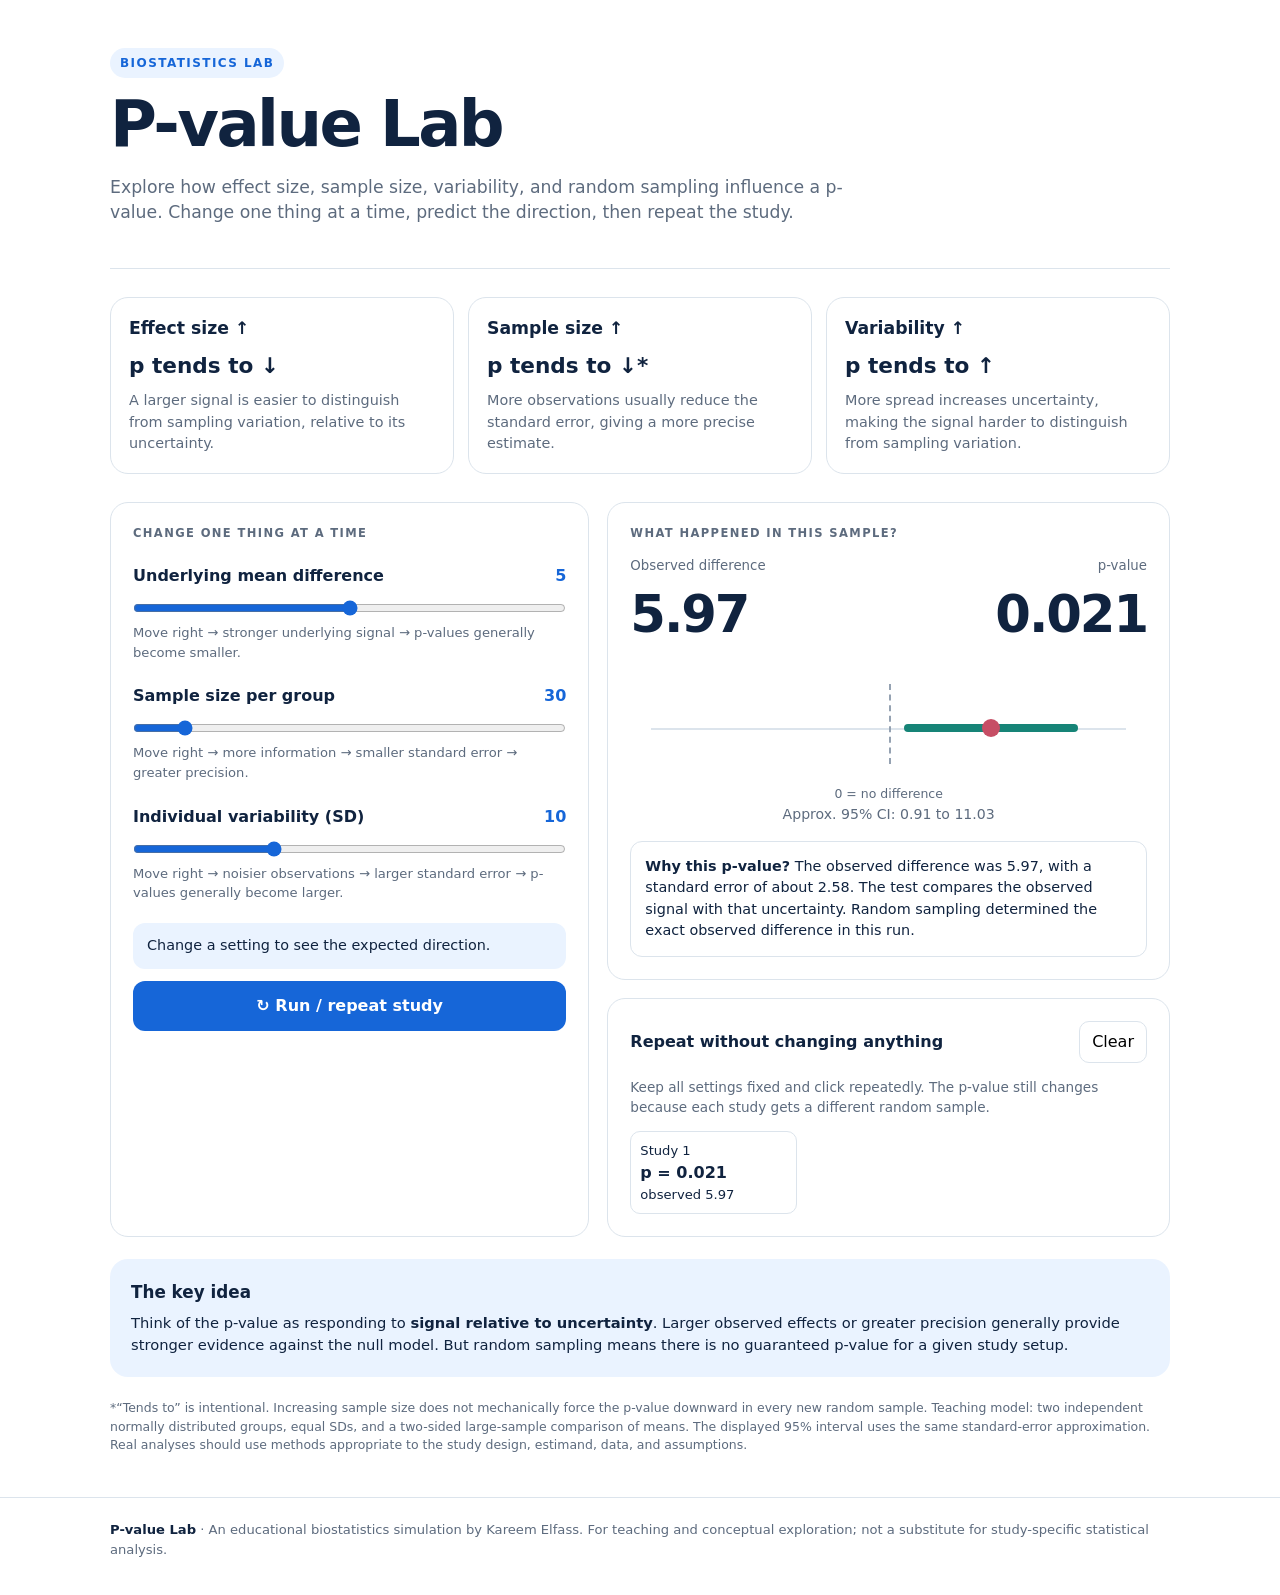
<file: index.html>
<!doctype html>
<html lang="en">
<head>
<meta charset="utf-8">
<meta name="viewport" content="width=device-width,initial-scale=1">
<meta name="description" content="An interactive teaching simulation showing how effect size, sample size, variability, and random sampling affect p-values.">
<title>P-value Lab | Interactive Biostatistics</title>
<style>
:root{--ink:#10233f;--muted:#5d6b7e;--line:#dce4ec;--panel:#f6f9fc;--blue:#1666d8;--blue2:#eaf3ff;--teal:#168477;--rose:#c64e65;--white:#fff}*{box-sizing:border-box}body{margin:0;font-family:Inter,ui-sans-serif,system-ui,-apple-system,BlinkMacSystemFont,"Segoe UI",sans-serif;color:var(--ink);background:#fff;line-height:1.5}.wrap{width:min(1060px,calc(100% - 32px));margin:auto}header{padding:48px 0 24px}.tag{display:inline-block;font-size:.75rem;font-weight:800;letter-spacing:.12em;color:var(--blue);background:var(--blue2);padding:6px 10px;border-radius:999px}h1{font-size:clamp(2rem,6vw,4rem);line-height:1.02;margin:14px 0 12px;letter-spacing:-.04em}header p{max-width:760px;color:var(--muted);font-size:1.08rem}.rule{border-top:1px solid var(--line)}.expect{display:grid;grid-template-columns:repeat(3,1fr);gap:14px;margin:28px 0}.card,.lab,.result,.history,.lesson{border:1px solid var(--line);border-radius:18px;background:var(--white)}.card{padding:18px}.card strong{display:block;font-size:1.08rem}.direction{font-size:1.35rem;font-weight:850;margin:8px 0}.card p{font-size:.9rem;color:var(--muted);margin:0}.grid{display:grid;grid-template-columns:.92fr 1.08fr;gap:18px}.lab,.result,.history{padding:22px}.section-label{font-size:.72rem;font-weight:800;letter-spacing:.12em;color:var(--muted);text-transform:uppercase}.control{margin-top:22px}.control-head{display:flex;justify-content:space-between;gap:12px;font-weight:700}.value{color:var(--blue)}input[type=range]{width:100%;accent-color:var(--blue);margin:12px 0 4px}.hint{font-size:.82rem;color:var(--muted);margin:0}.prediction{background:var(--blue2);padding:12px 14px;border-radius:12px;margin:20px 0 12px;font-size:.9rem}.btn{width:100%;border:0;border-radius:12px;padding:13px 16px;font:inherit;font-weight:800;background:var(--blue);color:#fff;cursor:pointer}.btn:focus,.ghost:focus,input:focus{outline:3px solid rgba(22,102,216,.25);outline-offset:2px}.metrics{display:grid;grid-template-columns:1fr 1fr;gap:18px;margin-top:14px}.metric:last-child{text-align:right}.metric small{display:block;color:var(--muted)}.big{font-size:clamp(2rem,7vw,3.2rem);font-weight:900;letter-spacing:-.04em}.plot{position:relative;height:110px;margin:18px 0 4px}.axis{position:absolute;left:4%;right:4%;top:52%;height:2px;background:var(--line)}.zero{position:absolute;top:12%;bottom:15%;left:50%;border-left:2px dashed #95a2b2}.ci{position:absolute;top:calc(52% - 4px);height:8px;border-radius:99px;background:var(--teal)}.dot{position:absolute;top:calc(52% - 9px);width:18px;height:18px;border-radius:50%;background:var(--rose);transform:translateX(-50%)}.zero-label{text-align:center;color:var(--muted);font-size:.78rem}.ciText{text-align:center;color:var(--muted);font-size:.88rem}.why{margin-top:16px;padding:14px;border:1px solid var(--line);border-radius:12px;font-size:.9rem}.history{margin-top:18px}.history-head{display:flex;align-items:center;justify-content:space-between;gap:12px}.ghost{border:1px solid var(--line);background:#fff;border-radius:10px;padding:8px 12px;font:inherit;cursor:pointer}.history p{color:var(--muted);font-size:.85rem}.runs{display:grid;grid-template-columns:repeat(3,1fr);gap:8px}.run{border:1px solid var(--line);border-radius:10px;padding:9px;font-size:.82rem}.run b{display:block;font-size:1rem}.lesson{margin:22px 0;padding:20px;background:var(--blue2);border-color:transparent}.lesson h2{font-size:1.05rem;margin:0 0 6px}.lesson p{margin:0;font-size:.92rem}.assumption{color:var(--muted);font-size:.78rem;margin:0 0 42px}footer{border-top:1px solid var(--line);padding:22px 0 36px;color:var(--muted);font-size:.82rem}footer strong{color:var(--ink)}@media(max-width:760px){header{padding-top:32px}.expect,.grid{grid-template-columns:1fr}.runs{grid-template-columns:repeat(2,1fr)}.wrap{width:min(100% - 24px,1060px)}}
</style>
</head>
<body>
<header class="wrap"><span class="tag">BIOSTATISTICS LAB</span><h1>P-value Lab</h1><p>Explore how effect size, sample size, variability, and random sampling influence a p-value. Change one thing at a time, predict the direction, then repeat the study.</p></header>
<main class="wrap rule">
<section class="expect" aria-label="Expected effects">
<div class="card"><strong>Effect size ↑</strong><div class="direction">p tends to ↓</div><p>A larger signal is easier to distinguish from sampling variation, relative to its uncertainty.</p></div>
<div class="card"><strong>Sample size ↑</strong><div class="direction">p tends to ↓*</div><p>More observations usually reduce the standard error, giving a more precise estimate.</p></div>
<div class="card"><strong>Variability ↑</strong><div class="direction">p tends to ↑</div><p>More spread increases uncertainty, making the signal harder to distinguish from sampling variation.</p></div>
</section>
<div class="grid">
<section class="lab"><div class="section-label">Change one thing at a time</div>
<div class="control"><div class="control-head"><label for="effect">Underlying mean difference</label><span class="value" id="effectOut">5</span></div><input id="effect" type="range" min="0" max="10" step="0.5" value="5"><p class="hint">Move right → stronger underlying signal → p-values generally become smaller.</p></div>
<div class="control"><div class="control-head"><label for="n">Sample size per group</label><span class="value" id="nOut">30</span></div><input id="n" type="range" min="10" max="200" step="5" value="30"><p class="hint">Move right → more information → smaller standard error → greater precision.</p></div>
<div class="control"><div class="control-head"><label for="sd">Individual variability (SD)</label><span class="value" id="sdOut">10</span></div><input id="sd" type="range" min="3" max="25" step="1" value="10"><p class="hint">Move right → noisier observations → larger standard error → p-values generally become larger.</p></div>
<div class="prediction" id="prediction">Change a setting to see the expected direction.</div><button class="btn" id="run">↻ Run / repeat study</button>
</section>
<div><section class="result"><div class="section-label">What happened in this sample?</div><div class="metrics"><div class="metric"><small>Observed difference</small><div class="big" id="obs">—</div></div><div class="metric"><small>p-value</small><div class="big" id="pv">—</div></div></div><div class="plot" aria-label="Observed effect and approximate 95 percent confidence interval"><div class="axis"></div><div class="zero"></div><div class="ci" id="ci"></div><div class="dot" id="dot"></div></div><div class="zero-label">0 = no difference</div><div class="ciText" id="ciText"></div><div class="why" id="why"></div></section>
<section class="history"><div class="history-head"><strong>Repeat without changing anything</strong><button class="ghost" id="clear">Clear</button></div><p>Keep all settings fixed and click repeatedly. The p-value still changes because each study gets a different random sample.</p><div class="runs" id="runs"></div></section></div>
</div>
<section class="lesson"><h2>The key idea</h2><p>Think of the p-value as responding to <strong>signal relative to uncertainty</strong>. Larger observed effects or greater precision generally provide stronger evidence against the null model. But random sampling means there is no guaranteed p-value for a given study setup.</p></section>
<p class="assumption">*“Tends to” is intentional. Increasing sample size does not mechanically force the p-value downward in every new random sample. Teaching model: two independent normally distributed groups, equal SDs, and a two-sided large-sample comparison of means. The displayed 95% interval uses the same standard-error approximation. Real analyses should use methods appropriate to the study design, estimand, data, and assumptions.</p>
</main>
<footer><div class="wrap"><strong>P-value Lab</strong> · An educational biostatistics simulation by Kareem Elfass. For teaching and conceptual exploration; not a substitute for study-specific statistical analysis.</div></footer>
<script>
(()=>{const $=id=>document.getElementById(id),effect=$('effect'),n=$('n'),sd=$('sd'),runs=$('runs');let count=0,prev={effect:+effect.value,n:+n.value,sd:+sd.value};function normal(){let u=0,v=0;while(!u)u=Math.random();while(!v)v=Math.random();return Math.sqrt(-2*Math.log(u))*Math.cos(2*Math.PI*v)}function erf(x){const s=x<0?-1:1;x=Math.abs(x);const t=1/(1+.3275911*x);return s*(1-(((((1.061405429*t-1.453152027)*t+1.421413741)*t-.284496736)*t+.254829592)*t)*Math.exp(-x*x))}function cdf(z){return .5*(1+erf(z/Math.sqrt(2)))}function fmtP(p){return p<.001?'< 0.001':p.toFixed(3)}function sync(which){$('effectOut').textContent=(+effect.value).toFixed(1).replace('.0','');$('nOut').textContent=n.value;$('sdOut').textContent=sd.value;if(!which)return;const now={effect:+effect.value,n:+n.value,sd:+sd.value};let m='';if(which==='effect')m=now.effect>prev.effect?'Prediction: larger underlying effect → p-values should tend to become smaller.':'Prediction: smaller underlying effect → p-values should tend to become larger.';if(which==='n')m=now.n>prev.n?'Prediction: larger sample → greater precision → p-values should tend to become smaller when an effect is present.':'Prediction: smaller sample → less precision → p-values should tend to become larger.';if(which==='sd')m=now.sd>prev.sd?'Prediction: more variability → more uncertainty → p-values should tend to become larger.':'Prediction: less variability → more precision → p-values should tend to become smaller.';$('prediction').textContent=m;prev=now}function plot(o,lo,hi){const b=Math.max(10,Math.abs(lo),Math.abs(hi),Math.abs(o))*1.2;const pct=v=>50+(v/b)*44;const l=Math.max(4,pct(lo)),h=Math.min(96,pct(hi));$('ci').style.left=l+'%';$('ci').style.width=Math.max(0,h-l)+'%';$('dot').style.left=Math.max(4,Math.min(96,pct(o)))+'%'}function simulate(){const d=+effect.value,nn=+n.value,s=+sd.value,se=s*Math.sqrt(2/nn),o=d+normal()*se,z=o/se,p=Math.max(0,Math.min(1,2*(1-cdf(Math.abs(z))))),lo=o-1.96*se,hi=o+1.96*se;$('obs').textContent=o.toFixed(2);$('pv').textContent=fmtP(p);$('ciText').textContent='Approx. 95% CI: '+lo.toFixed(2)+' to '+hi.toFixed(2);$('why').innerHTML='<strong>Why this p-value?</strong> The observed difference was '+o.toFixed(2)+', with a standard error of about '+se.toFixed(2)+'. The test compares the observed signal with that uncertainty. Random sampling determined the exact observed difference in this run.';plot(o,lo,hi);count++;const c=document.createElement('div');c.className='run';c.innerHTML='<span>Study '+count+'</span><b>p = '+fmtP(p)+'</b><span>observed '+o.toFixed(2)+'</span>';runs.prepend(c);while(runs.children.length>6)runs.removeChild(runs.lastChild)}effect.addEventListener('input',()=>sync('effect'));n.addEventListener('input',()=>sync('n'));sd.addEventListener('input',()=>sync('sd'));$('run').addEventListener('click',simulate);$('clear').addEventListener('click',()=>{runs.innerHTML='';count=0});sync();simulate()})();
</script>
</body></html>
</file>
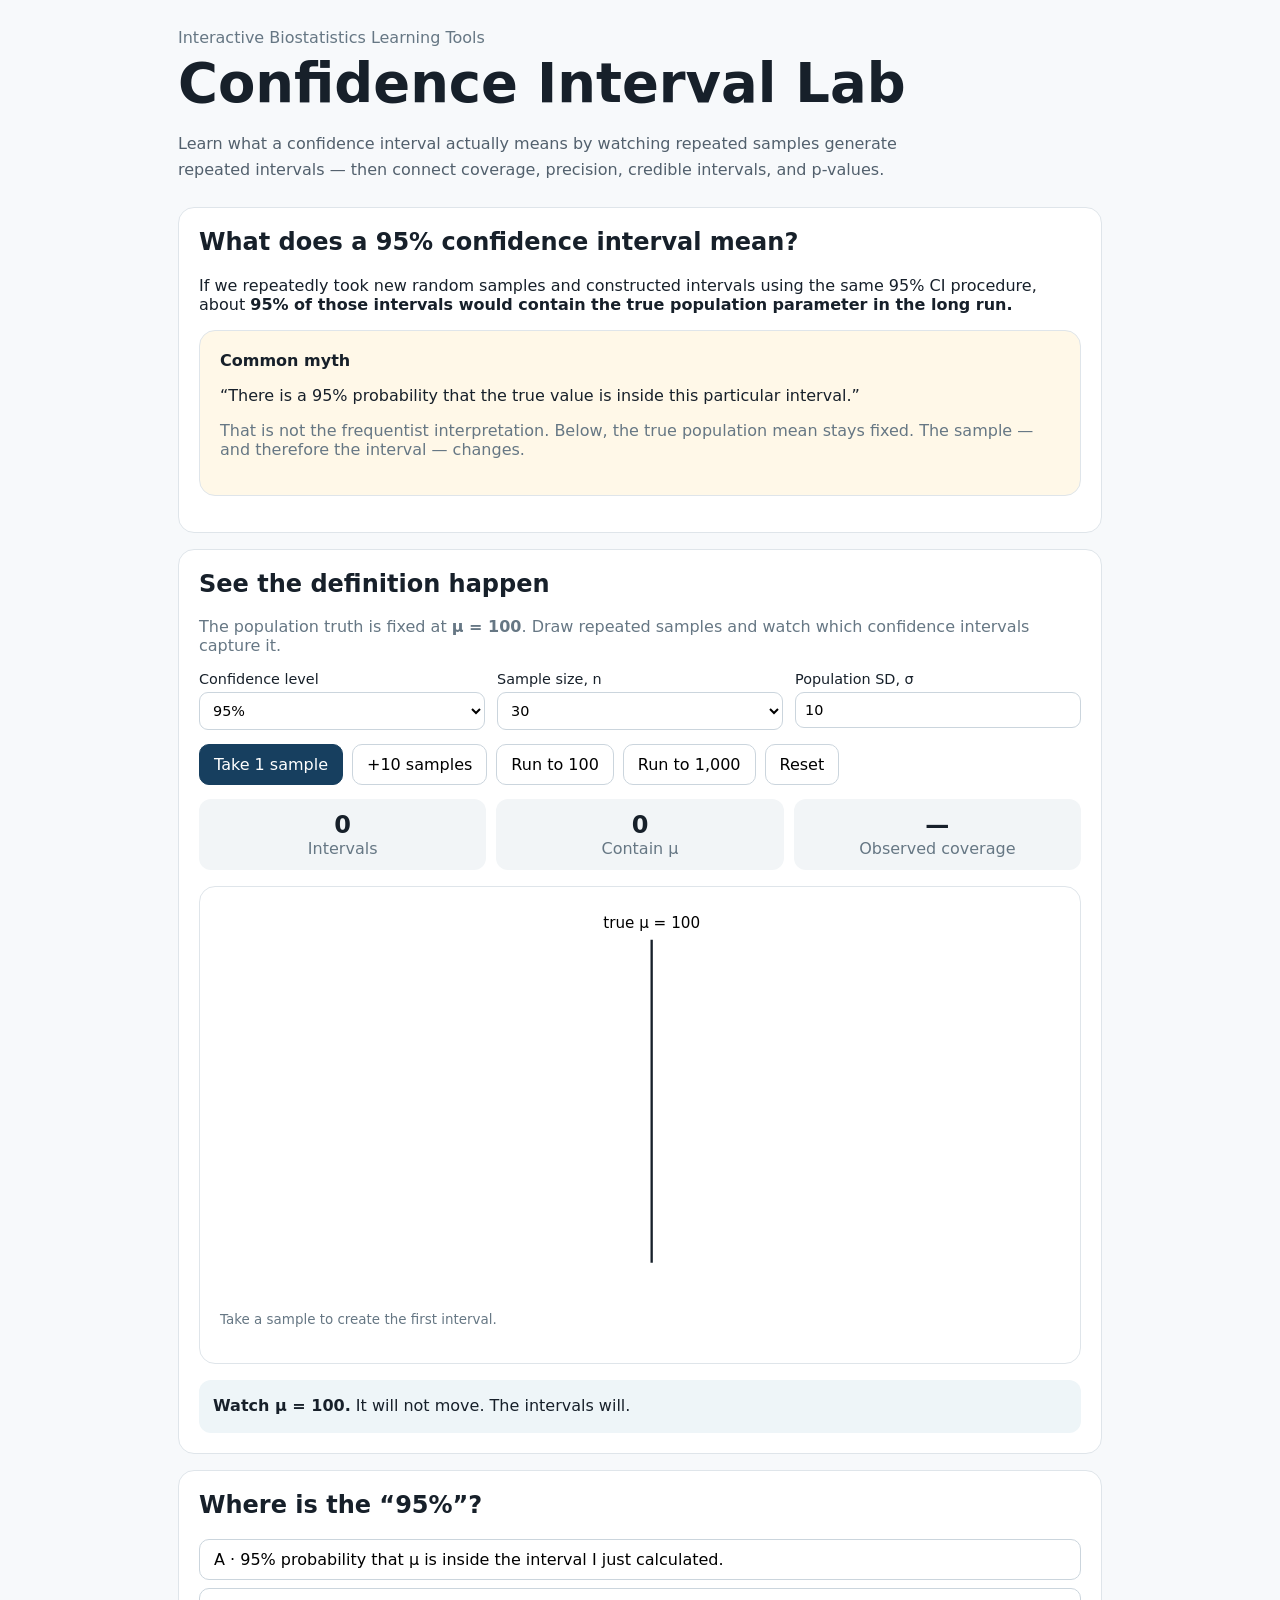
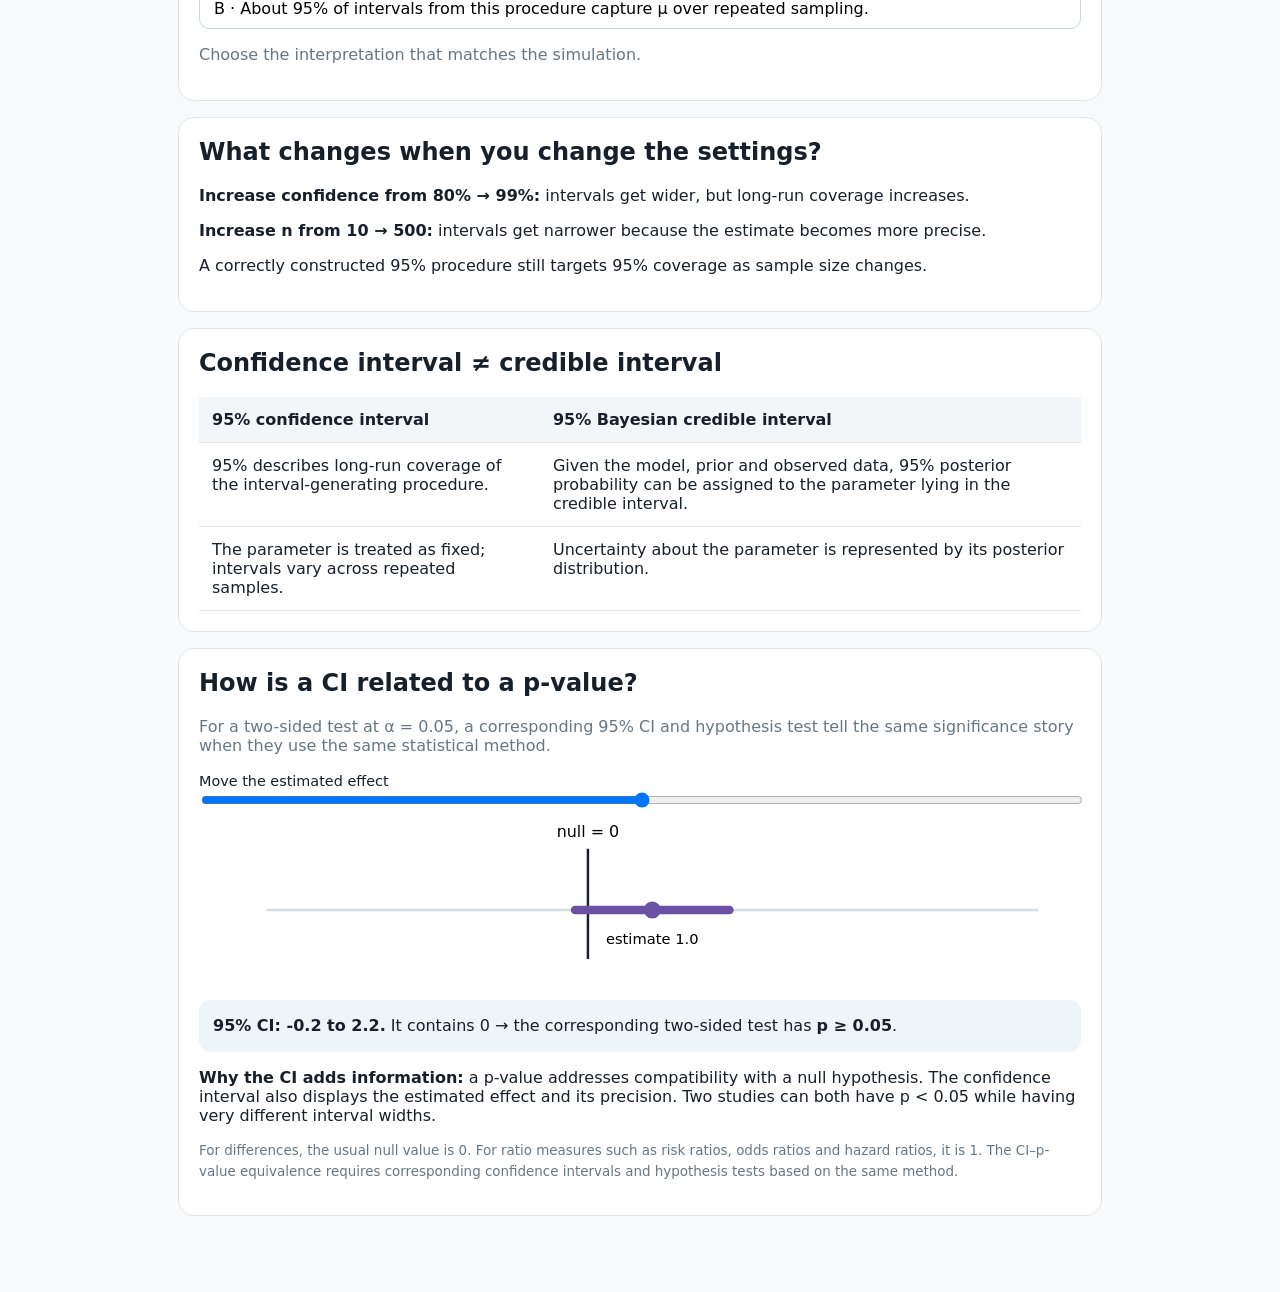
<file: confidence-interval/index.html>
<!doctype html>
<html lang="en">
<head>
<meta charset="utf-8"><meta name="viewport" content="width=device-width,initial-scale=1">
<title>Confidence Interval Lab</title>
<style>
:root{font-family:system-ui,-apple-system,Segoe UI,sans-serif;color:#17202a;background:#f7f9fb}*{box-sizing:border-box}body{margin:0}.wrap{max-width:960px;margin:auto;padding:28px 18px 60px}.hero{margin-bottom:24px}h1{font-size:clamp(2rem,5vw,3.4rem);margin:.1em 0}h2{margin-top:0}.sub{color:#52606d;max-width:760px;line-height:1.6}.card{background:white;border:1px solid #dfe5ea;border-radius:16px;padding:20px;margin:16px 0}.myth{background:#fff8e8}.grid{display:grid;grid-template-columns:repeat(3,1fr);gap:12px}.stats{display:grid;grid-template-columns:repeat(3,1fr);gap:10px;text-align:center}.stat{background:#f2f5f7;border-radius:12px;padding:12px}.big{font-size:1.5rem;font-weight:700}.muted{color:#667784}.controls{display:flex;flex-wrap:wrap;gap:9px;margin:14px 0}button,select,input{font:inherit}button{padding:10px 14px;border-radius:10px;border:1px solid #cbd5dd;background:white;cursor:pointer}button.primary{background:#173f5f;color:white;border-color:#173f5f}label{font-size:.9rem}select,input[type=number]{display:block;width:100%;margin-top:5px;padding:9px;border:1px solid #cbd5dd;border-radius:9px;background:white}svg{width:100%;height:auto}.lesson{background:#eef5f8;border-radius:12px;padding:14px;line-height:1.55}.quiz button{display:block;width:100%;text-align:left;margin:8px 0}.tablewrap{overflow:auto}table{width:100%;border-collapse:collapse;min-width:560px}th,td{text-align:left;padding:13px;border-bottom:1px solid #e1e6ea;vertical-align:top}th{background:#f3f6f8}.note{font-size:.84rem;color:#667784;line-height:1.5}input[type=range]{width:100%}@media(max-width:650px){.grid,.stats{grid-template-columns:1fr}.wrap{padding:18px 12px 40px}}
</style>
</head><body><main class="wrap">
<section class="hero"><div class="muted">Interactive Biostatistics Learning Tools</div><h1>Confidence Interval Lab</h1><p class="sub">Learn what a confidence interval actually means by watching repeated samples generate repeated intervals — then connect coverage, precision, credible intervals, and p-values.</p></section>
<section class="card"><h2>What does a 95% confidence interval mean?</h2><p>If we repeatedly took new random samples and constructed intervals using the same 95% CI procedure, about <strong>95% of those intervals would contain the true population parameter in the long run.</strong></p><div class="card myth"><strong>Common myth</strong><p>“There is a 95% probability that the true value is inside this particular interval.”</p><p class="muted">That is not the frequentist interpretation. Below, the true population mean stays fixed. The sample — and therefore the interval — changes.</p></div></section>
<section class="card"><h2>See the definition happen</h2><p class="muted">The population truth is fixed at <strong>μ = 100</strong>. Draw repeated samples and watch which confidence intervals capture it.</p><div class="grid"><label>Confidence level<select id="conf"><option value=".8">80%</option><option value=".9">90%</option><option value=".95" selected>95%</option><option value=".99">99%</option></select></label><label>Sample size, n<select id="n"><option>10</option><option selected>30</option><option>100</option><option>500</option></select></label><label>Population SD, σ<input id="sigma" type="number" min="1" max="100" value="10"></label></div><div class="controls"><button class="primary" id="one">Take 1 sample</button><button id="ten">+10 samples</button><button id="hundred">Run to 100</button><button id="thousand">Run to 1,000</button><button id="reset">Reset</button></div><div class="stats"><div class="stat"><div class="big" id="count">0</div><div class="muted">Intervals</div></div><div class="stat"><div class="big" id="covered">0</div><div class="muted">Contain μ</div></div><div class="stat"><div class="big" id="rate">—</div><div class="muted">Observed coverage</div></div></div><div class="card"><svg id="chart" viewBox="0 0 720 330" aria-label="Repeated confidence intervals"></svg><p id="chartnote" class="note">Take a sample to create the first interval.</p></div><div id="lesson" class="lesson"><strong>Watch μ = 100.</strong> It will not move. The intervals will.</div></section>
<section class="card quiz"><h2>Where is the “95%”?</h2><button data-a="wrong">A · 95% probability that μ is inside the interval I just calculated.</button><button data-a="right">B · About 95% of intervals from this procedure capture μ over repeated sampling.</button><p id="feedback" class="muted">Choose the interpretation that matches the simulation.</p></section>
<section class="card"><h2>What changes when you change the settings?</h2><p><strong>Increase confidence from 80% → 99%:</strong> intervals get wider, but long-run coverage increases.</p><p><strong>Increase n from 10 → 500:</strong> intervals get narrower because the estimate becomes more precise.</p><p>A correctly constructed 95% procedure still targets 95% coverage as sample size changes.</p></section>
<section class="card"><h2>Confidence interval ≠ credible interval</h2><div class="tablewrap"><table><thead><tr><th>95% confidence interval</th><th>95% Bayesian credible interval</th></tr></thead><tbody><tr><td>95% describes long-run coverage of the interval-generating procedure.</td><td>Given the model, prior and observed data, 95% posterior probability can be assigned to the parameter lying in the credible interval.</td></tr><tr><td>The parameter is treated as fixed; intervals vary across repeated samples.</td><td>Uncertainty about the parameter is represented by its posterior distribution.</td></tr></tbody></table></div></section>
<section class="card"><h2>How is a CI related to a p-value?</h2><p class="muted">For a two-sided test at α = 0.05, a corresponding 95% CI and hypothesis test tell the same significance story when they use the same statistical method.</p><label>Move the estimated effect<input id="effect" type="range" min="-4" max="6" value="1" step=".1"></label><svg id="effectchart" viewBox="0 0 720 150"></svg><div id="effecttext" class="lesson"></div><p><strong>Why the CI adds information:</strong> a p-value addresses compatibility with a null hypothesis. The confidence interval also displays the estimated effect and its precision. Two studies can both have p &lt; 0.05 while having very different interval widths.</p><p class="note">For differences, the usual null value is 0. For ratio measures such as risk ratios, odds ratios and hazard ratios, it is 1. The CI–p-value equivalence requires corresponding confidence intervals and hypothesis tests based on the same method.</p></section>
</main><script>
(()=>{const mu=100,$=x=>document.getElementById(x);let rows=[];const normal=()=>{let u=0,v=0;while(!u)u=Math.random();while(!v)v=Math.random();return Math.sqrt(-2*Math.log(u))*Math.cos(2*Math.PI*v)},z=c=>({.8:1.2816,.9:1.6449,.95:1.96,.99:2.5758})[c]||1.96,p=()=>({c:+$('conf').value,n:+$('n').value,s:Math.max(1,Math.min(100,+$('sigma').value||10))});function one(){let q=p(),se=q.s/Math.sqrt(q.n),m=mu+normal()*se,h=z(q.c)*se,l=m-h,u=m+h;rows.push({m,l,u,hit:l<=mu&&u>=mu})}function add(k){for(let i=0;i<k;i++)one();render()}function render(){let hits=rows.filter(x=>x.hit).length;$('count').textContent=rows.length;$('covered').textContent=hits;$('rate').textContent=rows.length?(100*hits/rows.length).toFixed(1)+'%':'—';let q=p(),se=q.s/Math.sqrt(q.n),span=Math.max(8,z(q.c)*se*3.3),xmin=mu-span,xmax=mu+span,X=x=>55+(x-xmin)/(xmax-xmin)*630,show=rows.slice(-25),h=`<line x1="${X(mu)}" x2="${X(mu)}" y1="28" y2="305" stroke="#17202a" stroke-width="2"/><text x="${X(mu)}" y="18" text-anchor="middle" font-size="13">true μ = 100</text>`;show.forEach((r,i)=>{let y=42+i*10.3,c=r.hit?'#238b8e':'#d95f59';h+=`<line x1="${X(r.l)}" x2="${X(r.u)}" y1="${y}" y2="${y}" stroke="${c}" stroke-width="3" stroke-linecap="round"/><circle cx="${X(r.m)}" cy="${y}" r="2.7" fill="${c}"/>`});$('chart').innerHTML=h;if(rows.length){let r=rows.at(-1);$('chartnote').textContent=`Latest sample: mean = ${r.m.toFixed(2)}, ${Math.round(q.c*100)}% CI = ${r.l.toFixed(2)} to ${r.u.toFixed(2)} — ${r.hit?'contains':'misses'} μ.`;$('lesson').innerHTML=rows.length<20?'<strong>Notice:</strong> μ stayed at 100. Each random sample produced a different estimate and interval.':`<strong>Long-run coverage:</strong> ${hits} of ${rows.length} intervals (${(100*hits/rows.length).toFixed(1)}%) contain μ. With more repetitions, this tends toward the selected ${Math.round(q.c*100)}% coverage level.`}}$('one').onclick=()=>add(1);$('ten').onclick=()=>add(10);$('hundred').onclick=()=>add(Math.max(0,100-rows.length));$('thousand').onclick=()=>add(Math.max(0,1000-rows.length));$('reset').onclick=()=>{rows=[];render()};['conf','n','sigma'].forEach(x=>$(x).onchange=()=>{rows=[];render()});document.querySelectorAll('.quiz button').forEach(b=>b.onclick=()=>{$('feedback').innerHTML=b.dataset.a==='right'?'<strong>Correct.</strong> The 95% belongs to the long-run performance of the procedure, not a probability assigned to μ after this particular interval has been observed.':'<strong>That is the common myth.</strong> In the frequentist framework μ is fixed. The interval is the random object that changes from sample to sample.'});function er(){let e=+$('effect').value,half=1.2,l=e-half,u=e+half,X=x=>55+(x+5)/12*630,ex=l>0||u<0;$('effectchart').innerHTML=`<line x1="55" x2="685" y1="80" y2="80" stroke="#d5dce1" stroke-width="2"/><line x1="${X(0)}" x2="${X(0)}" y1="30" y2="120" stroke="#17202a" stroke-width="2"/><text x="${X(0)}" y="20" text-anchor="middle" font-size="13">null = 0</text><line x1="${X(l)}" x2="${X(u)}" y1="80" y2="80" stroke="#6a51a3" stroke-width="7" stroke-linecap="round"/><circle cx="${X(e)}" cy="80" r="7" fill="#6a51a3"/><text x="${X(e)}" y="108" text-anchor="middle" font-size="12">estimate ${e.toFixed(1)}</text>`;$('effecttext').innerHTML=`<strong>95% CI: ${l.toFixed(1)} to ${u.toFixed(1)}.</strong> ${ex?'It excludes 0 → the corresponding two-sided test has <strong>p &lt; 0.05</strong>.':'It contains 0 → the corresponding two-sided test has <strong>p ≥ 0.05</strong>.'}`}$('effect').oninput=er;render();er()})();
</script></body></html>
</file>
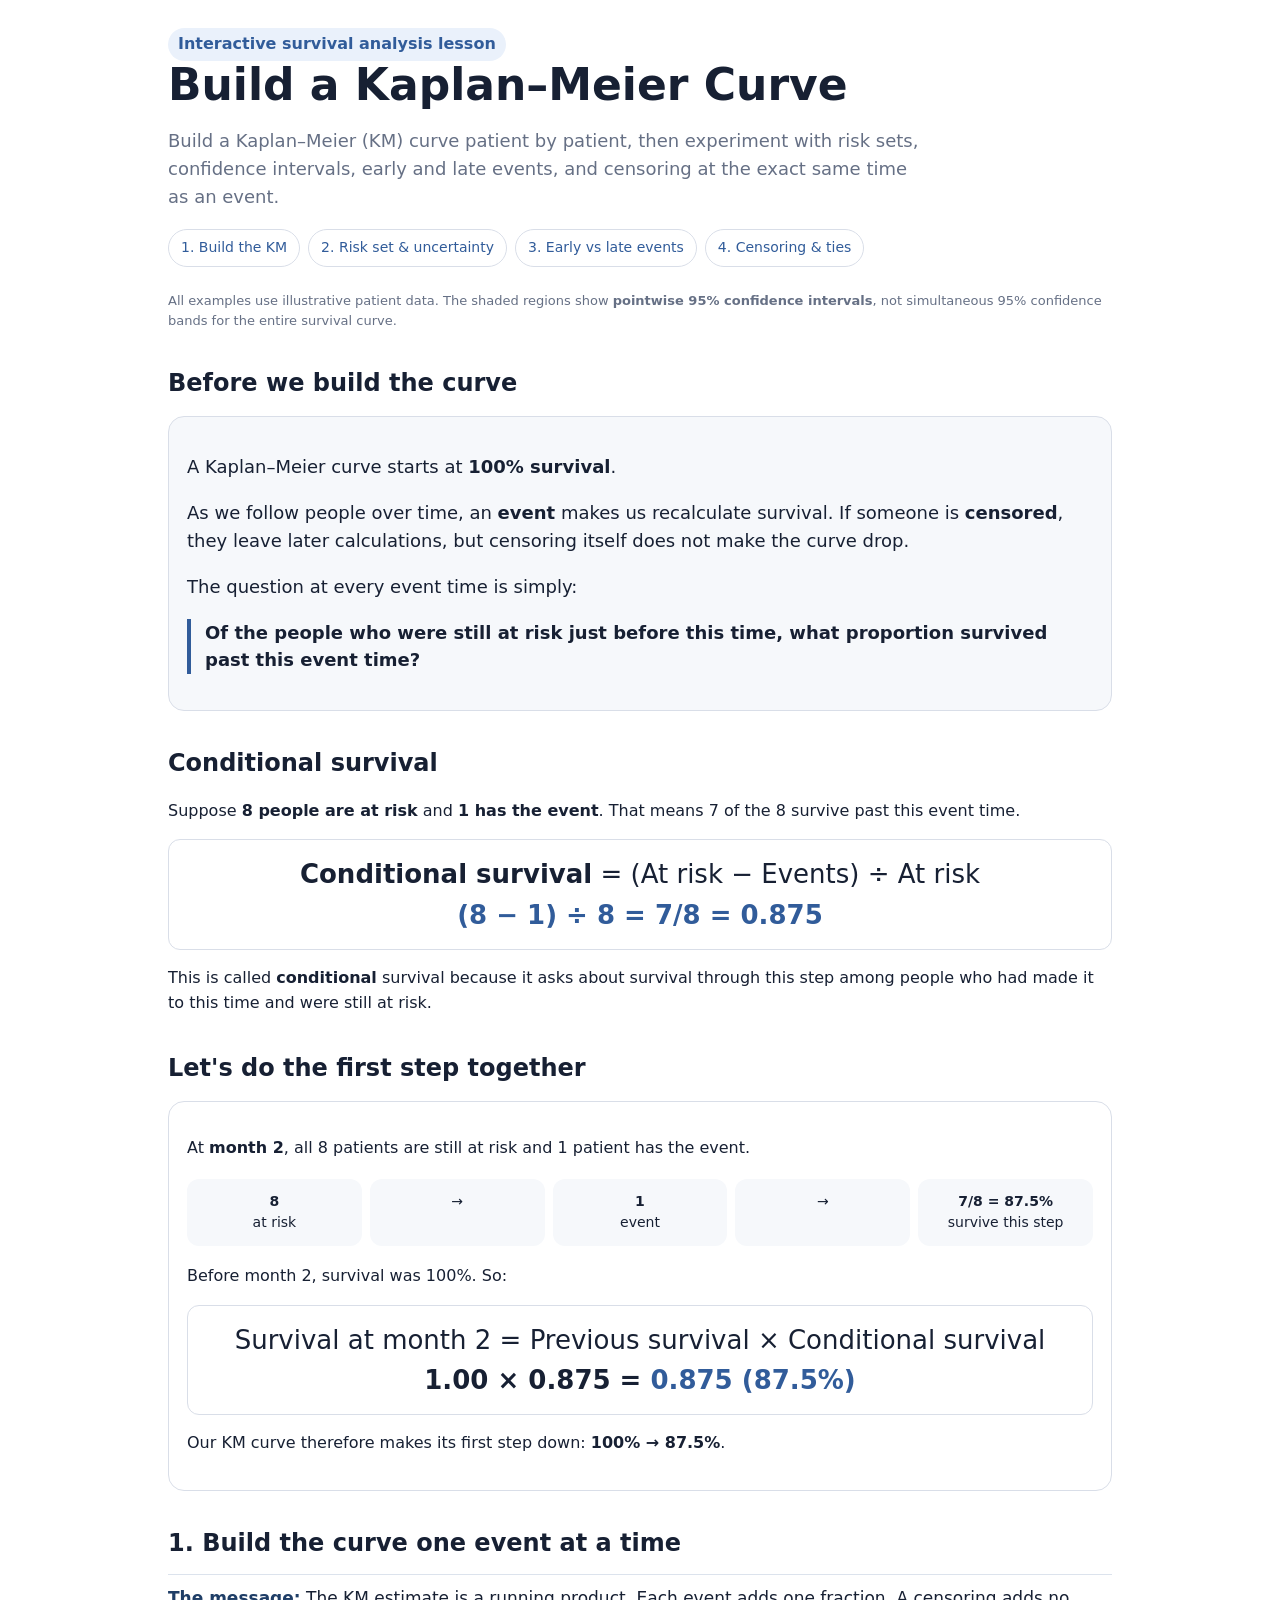
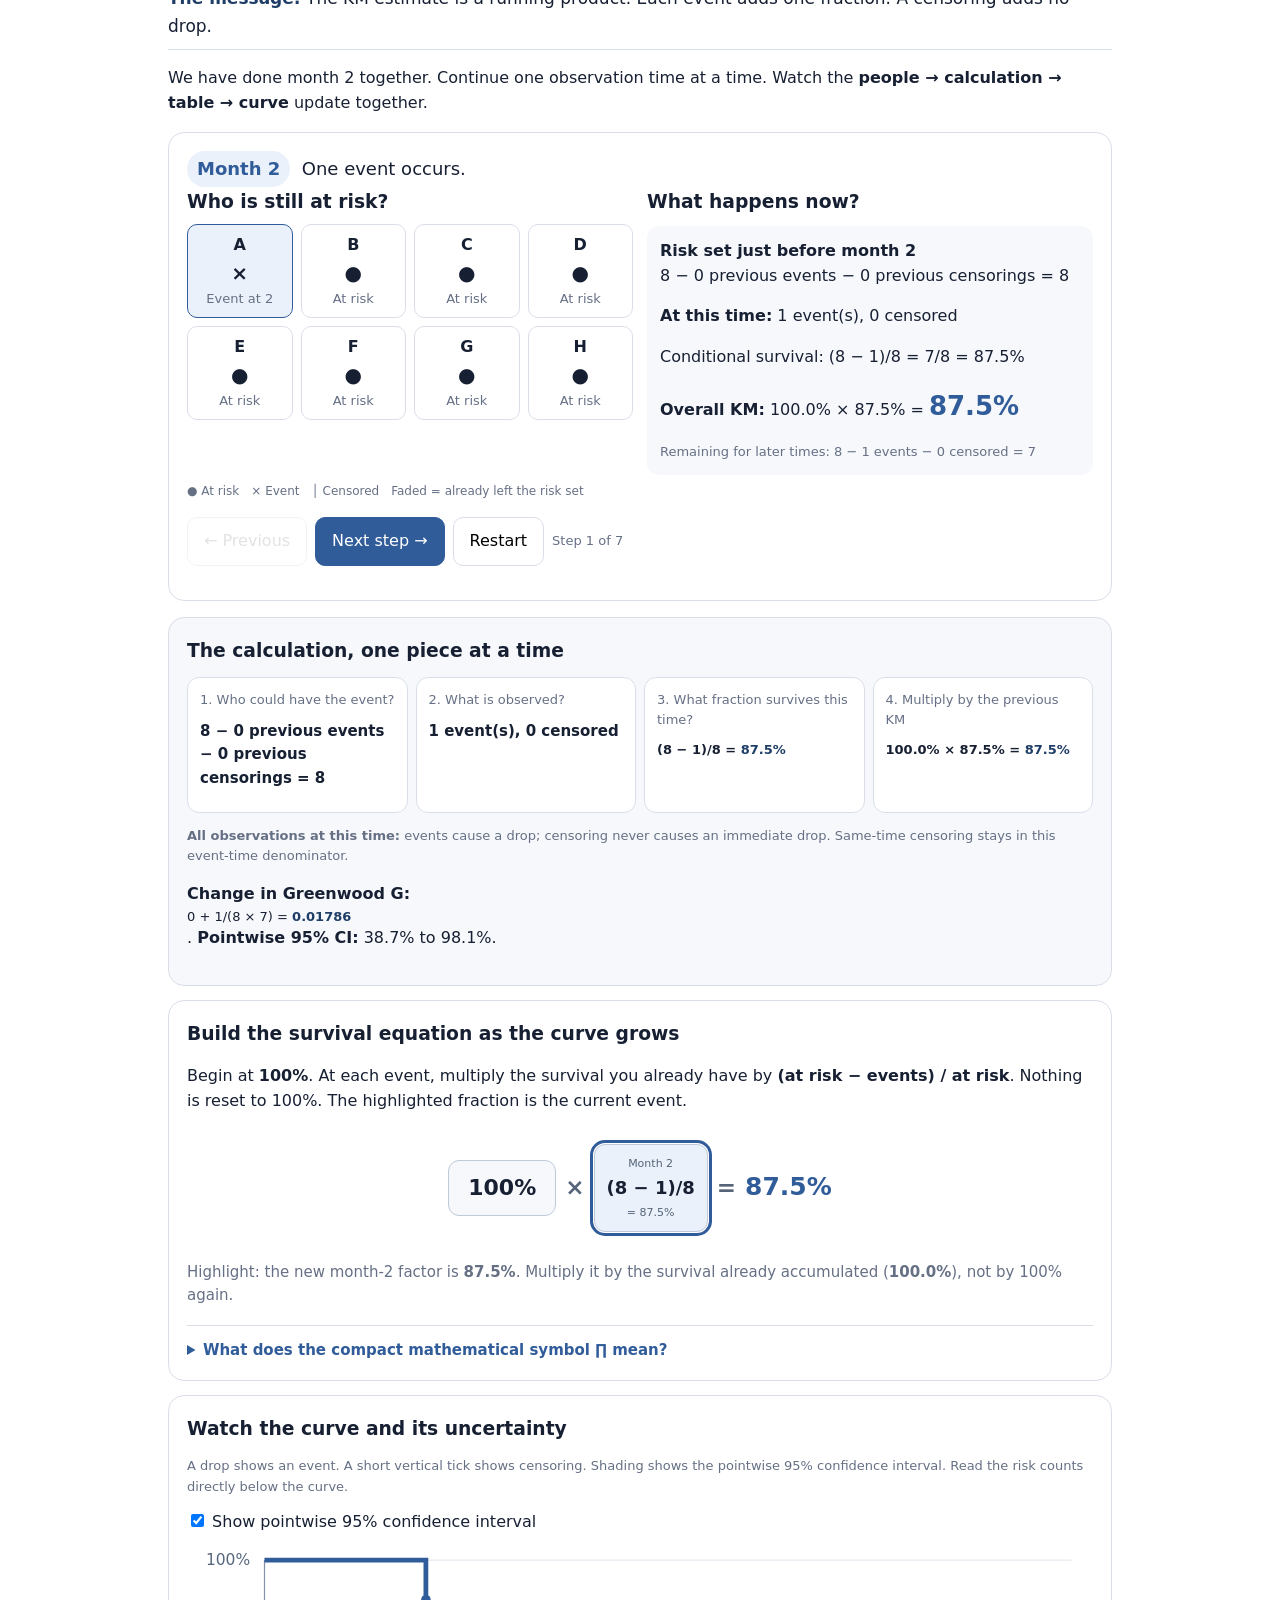
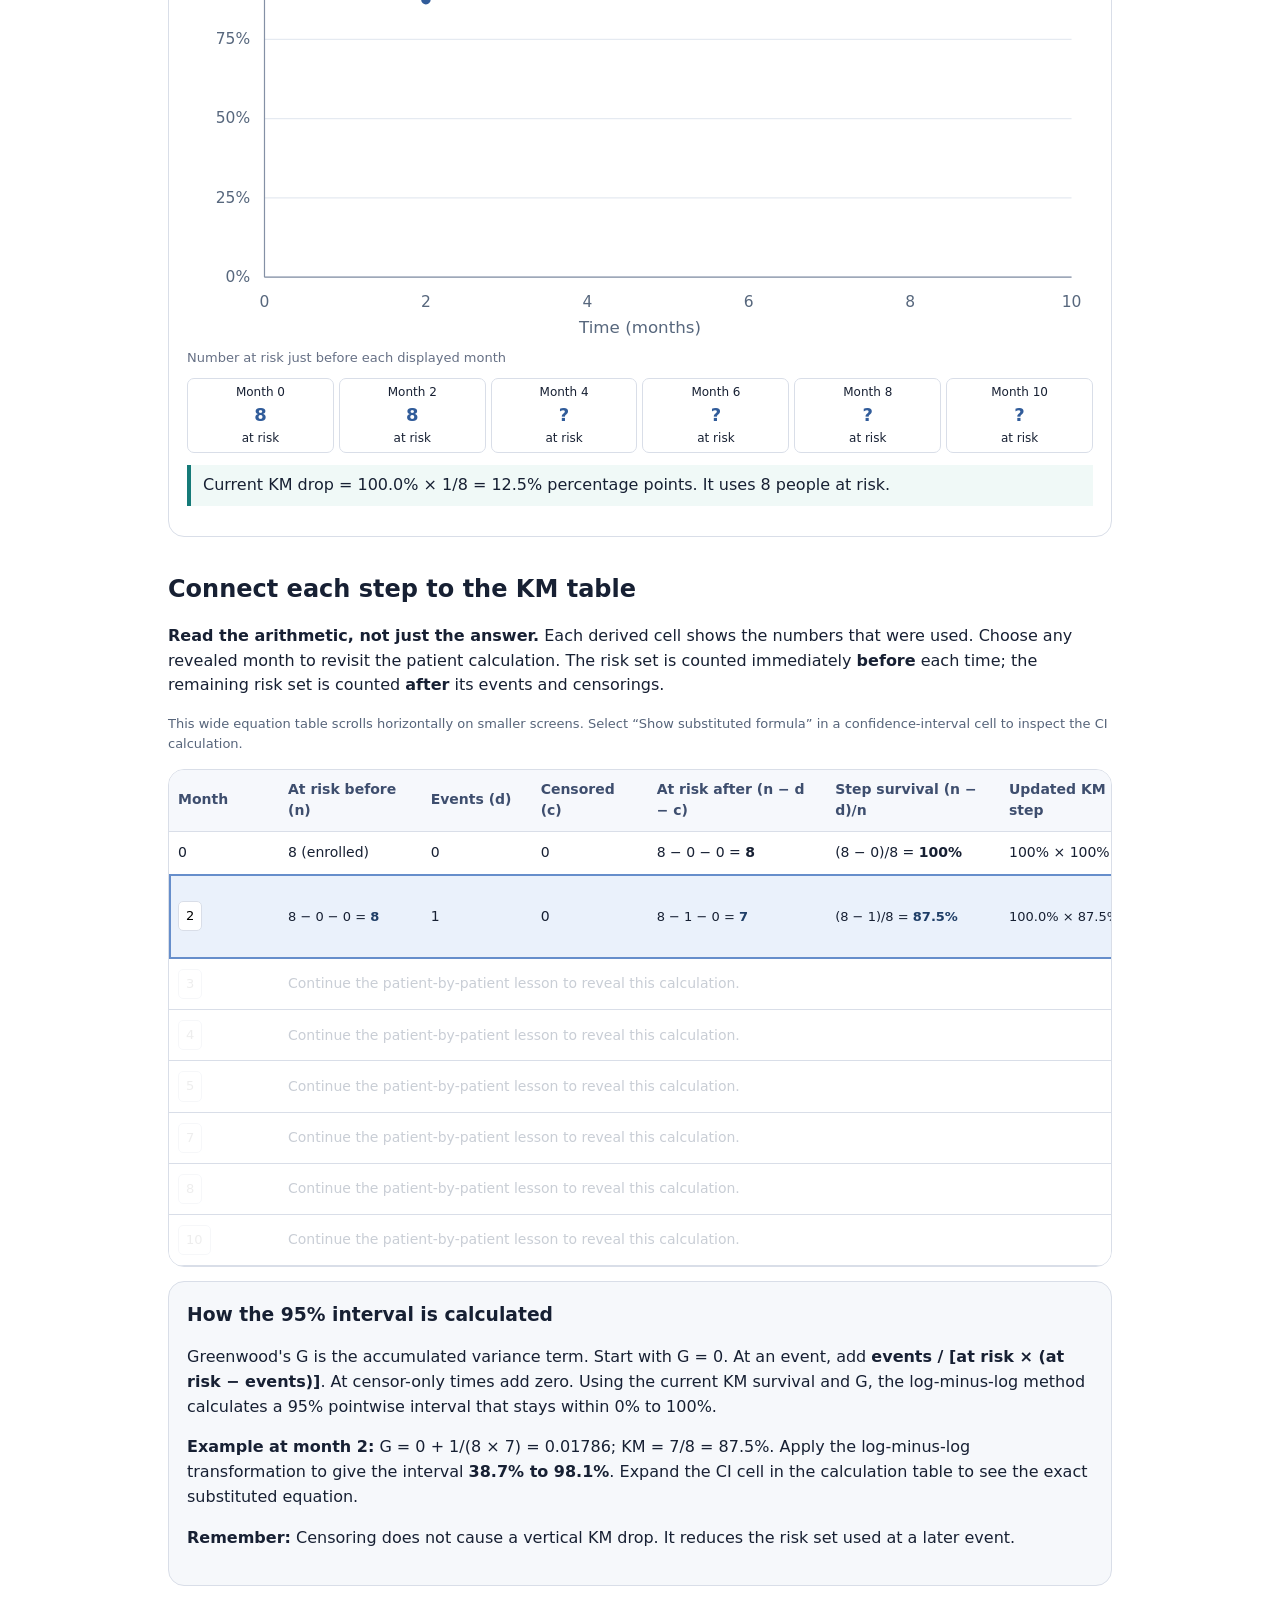
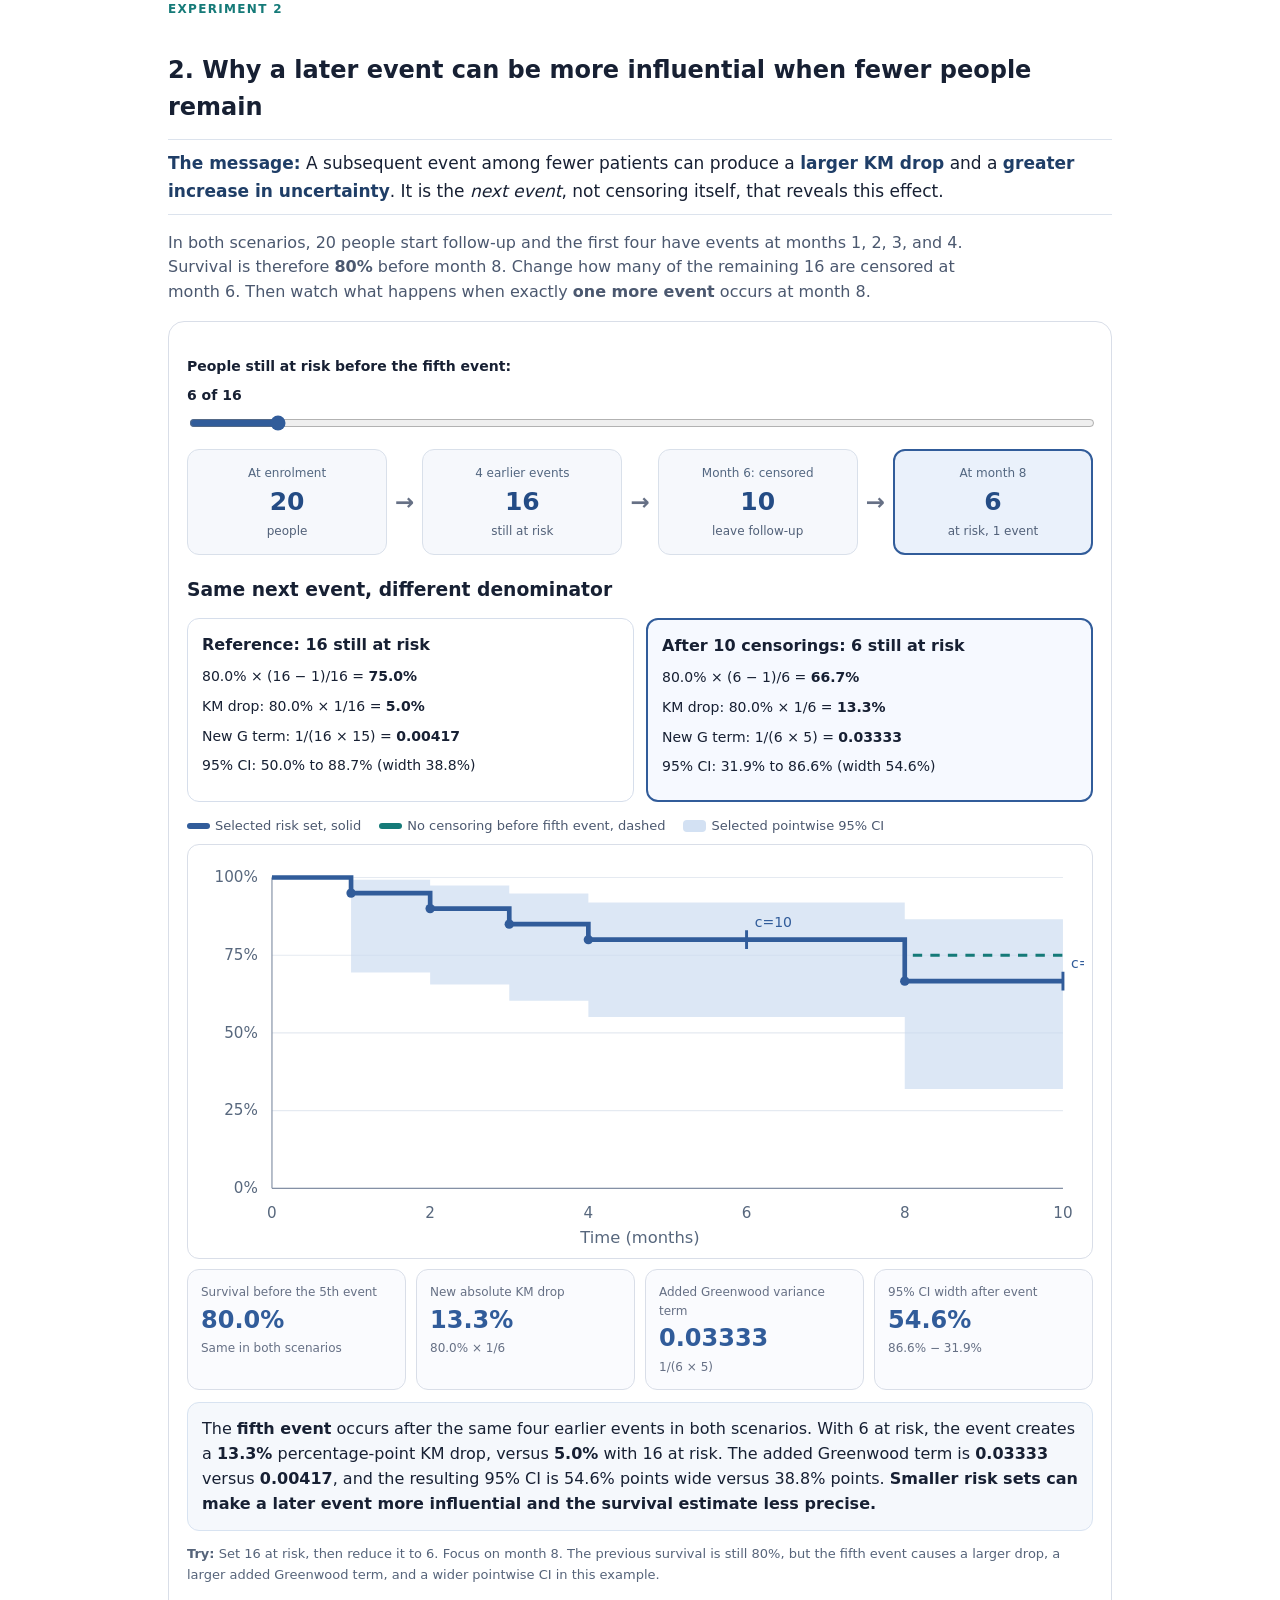
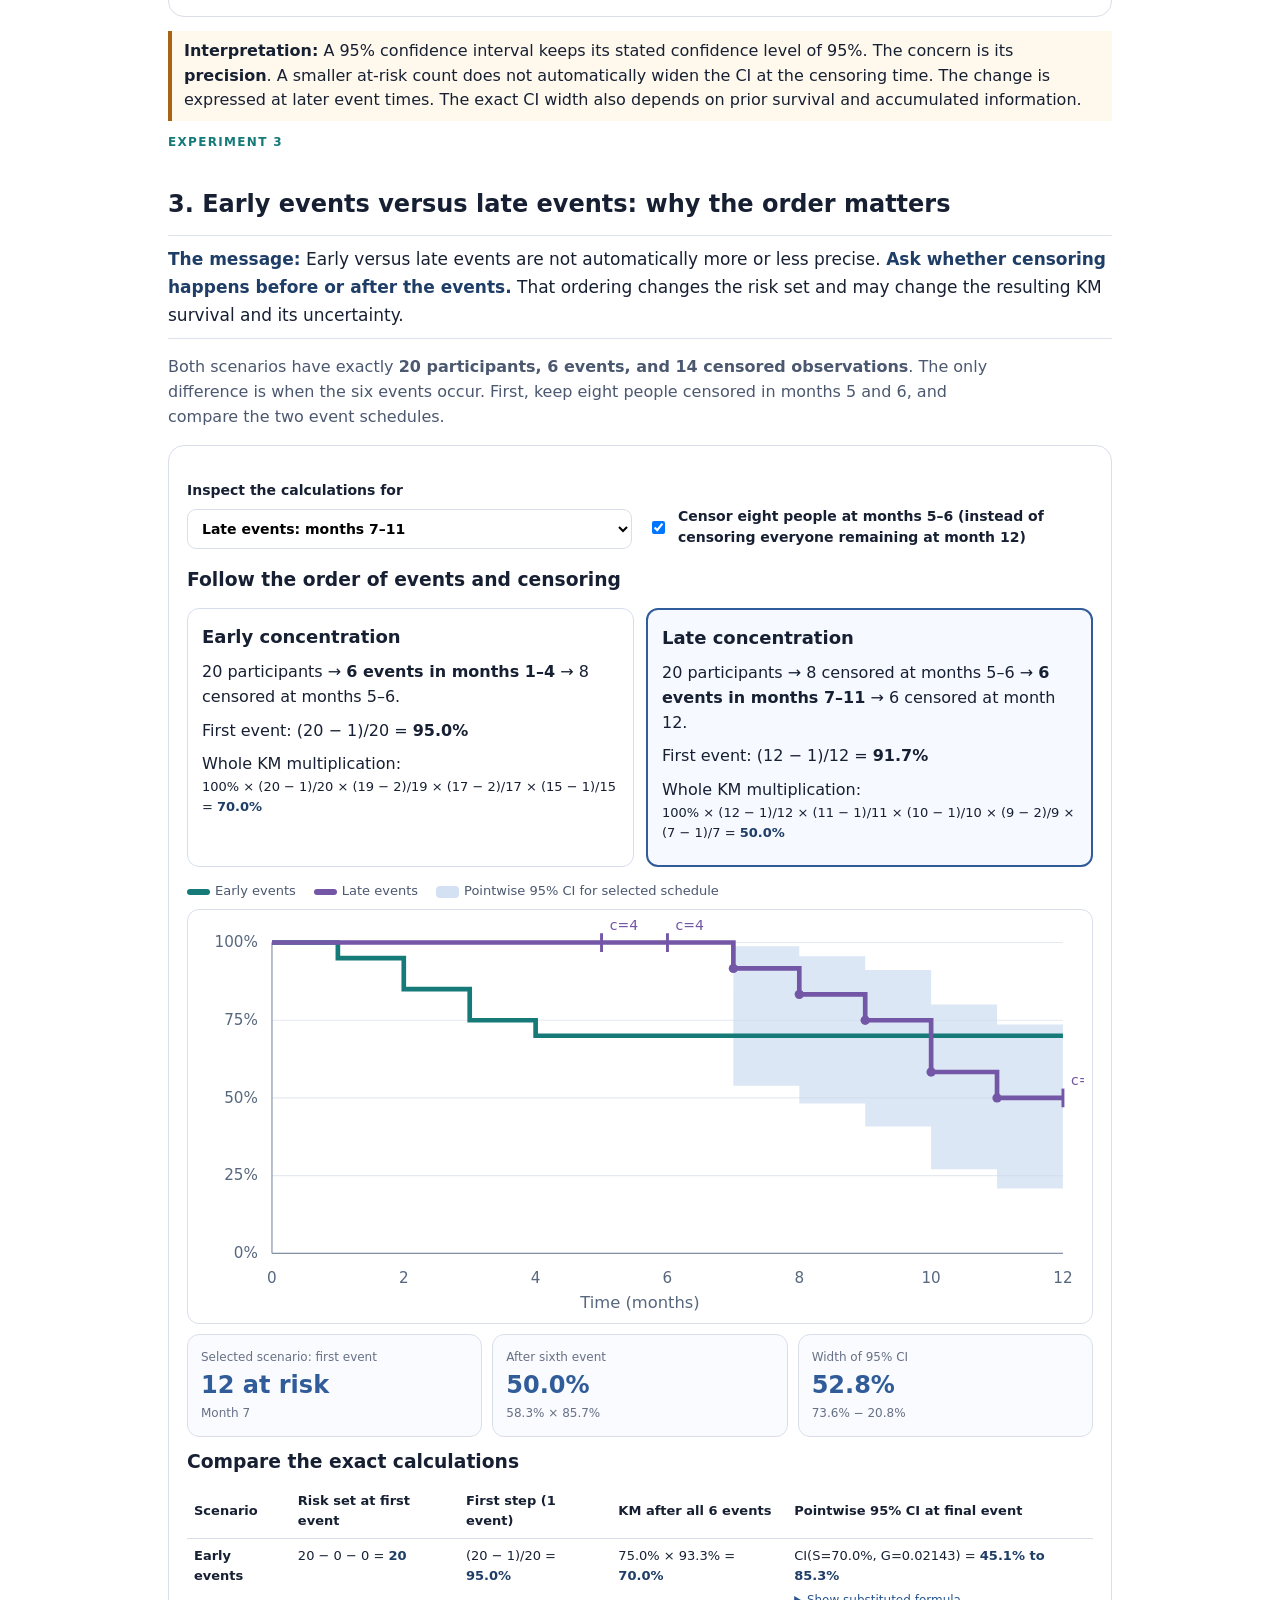
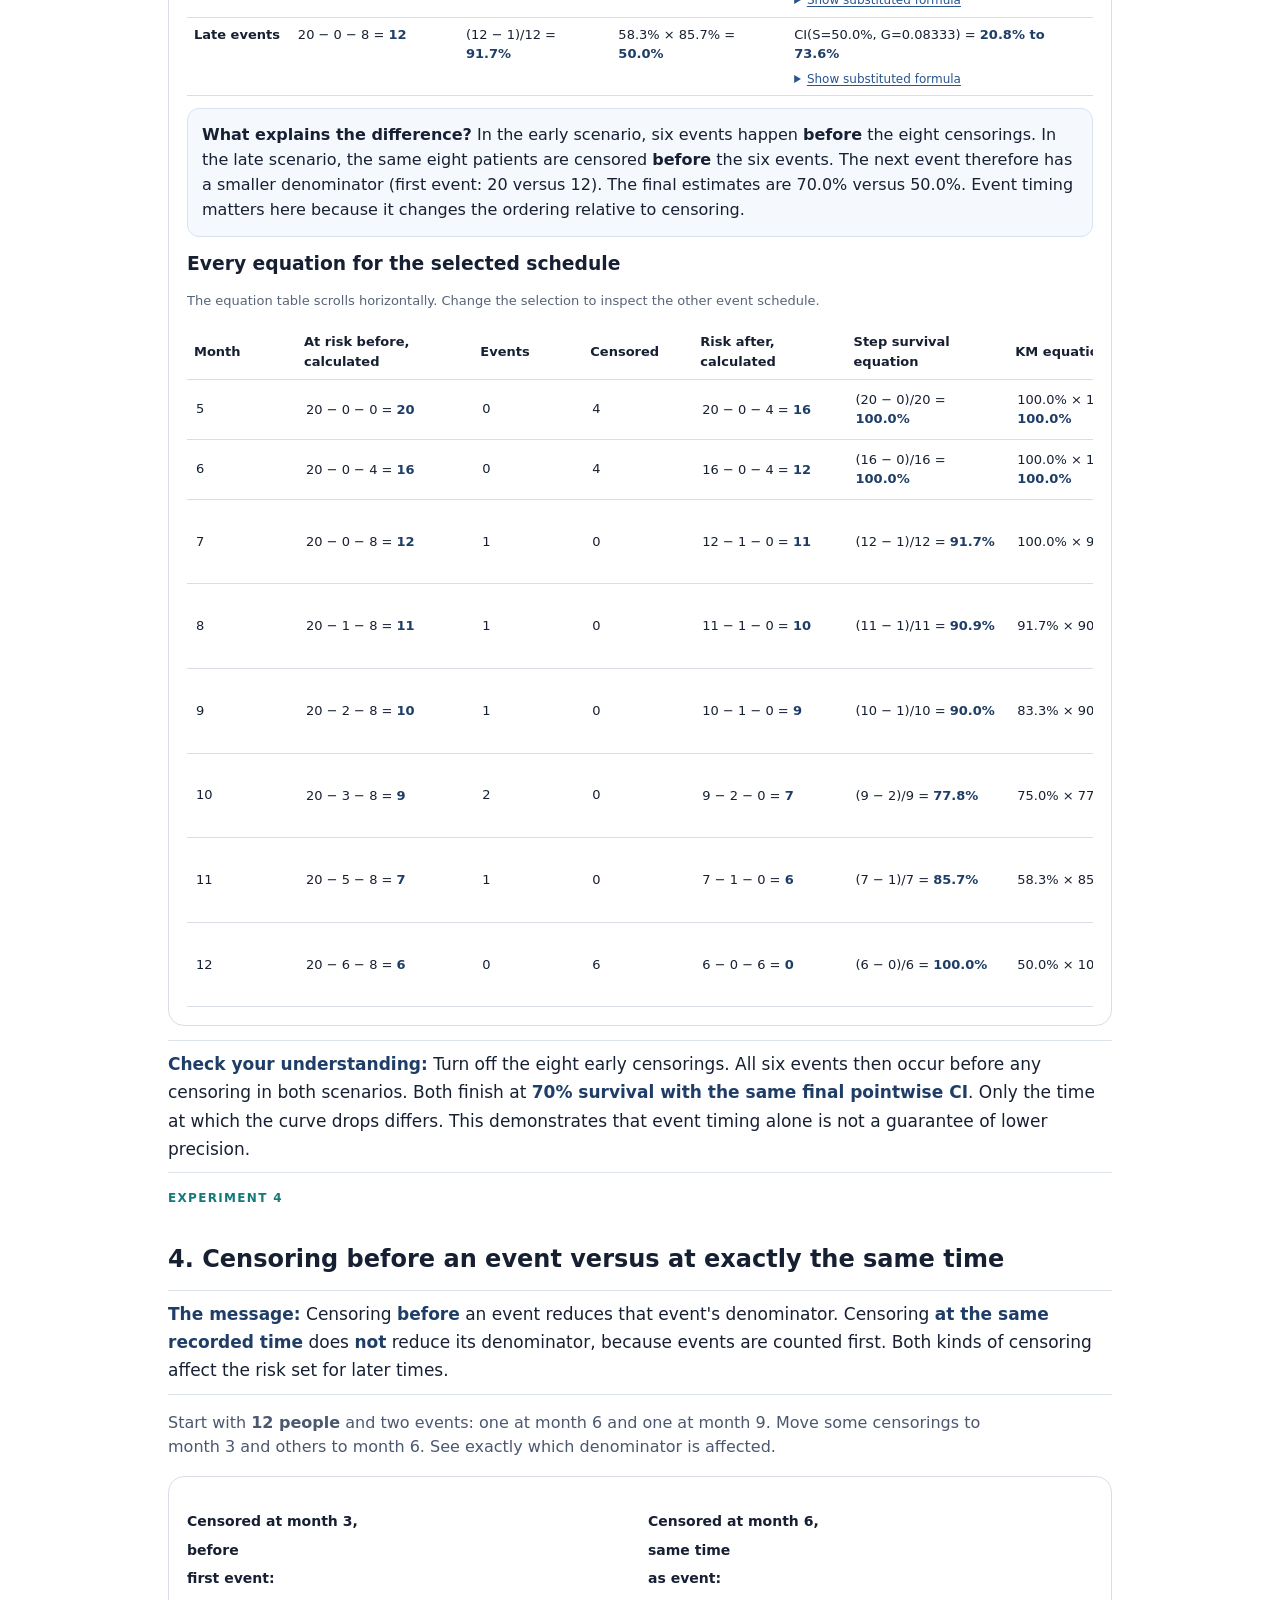
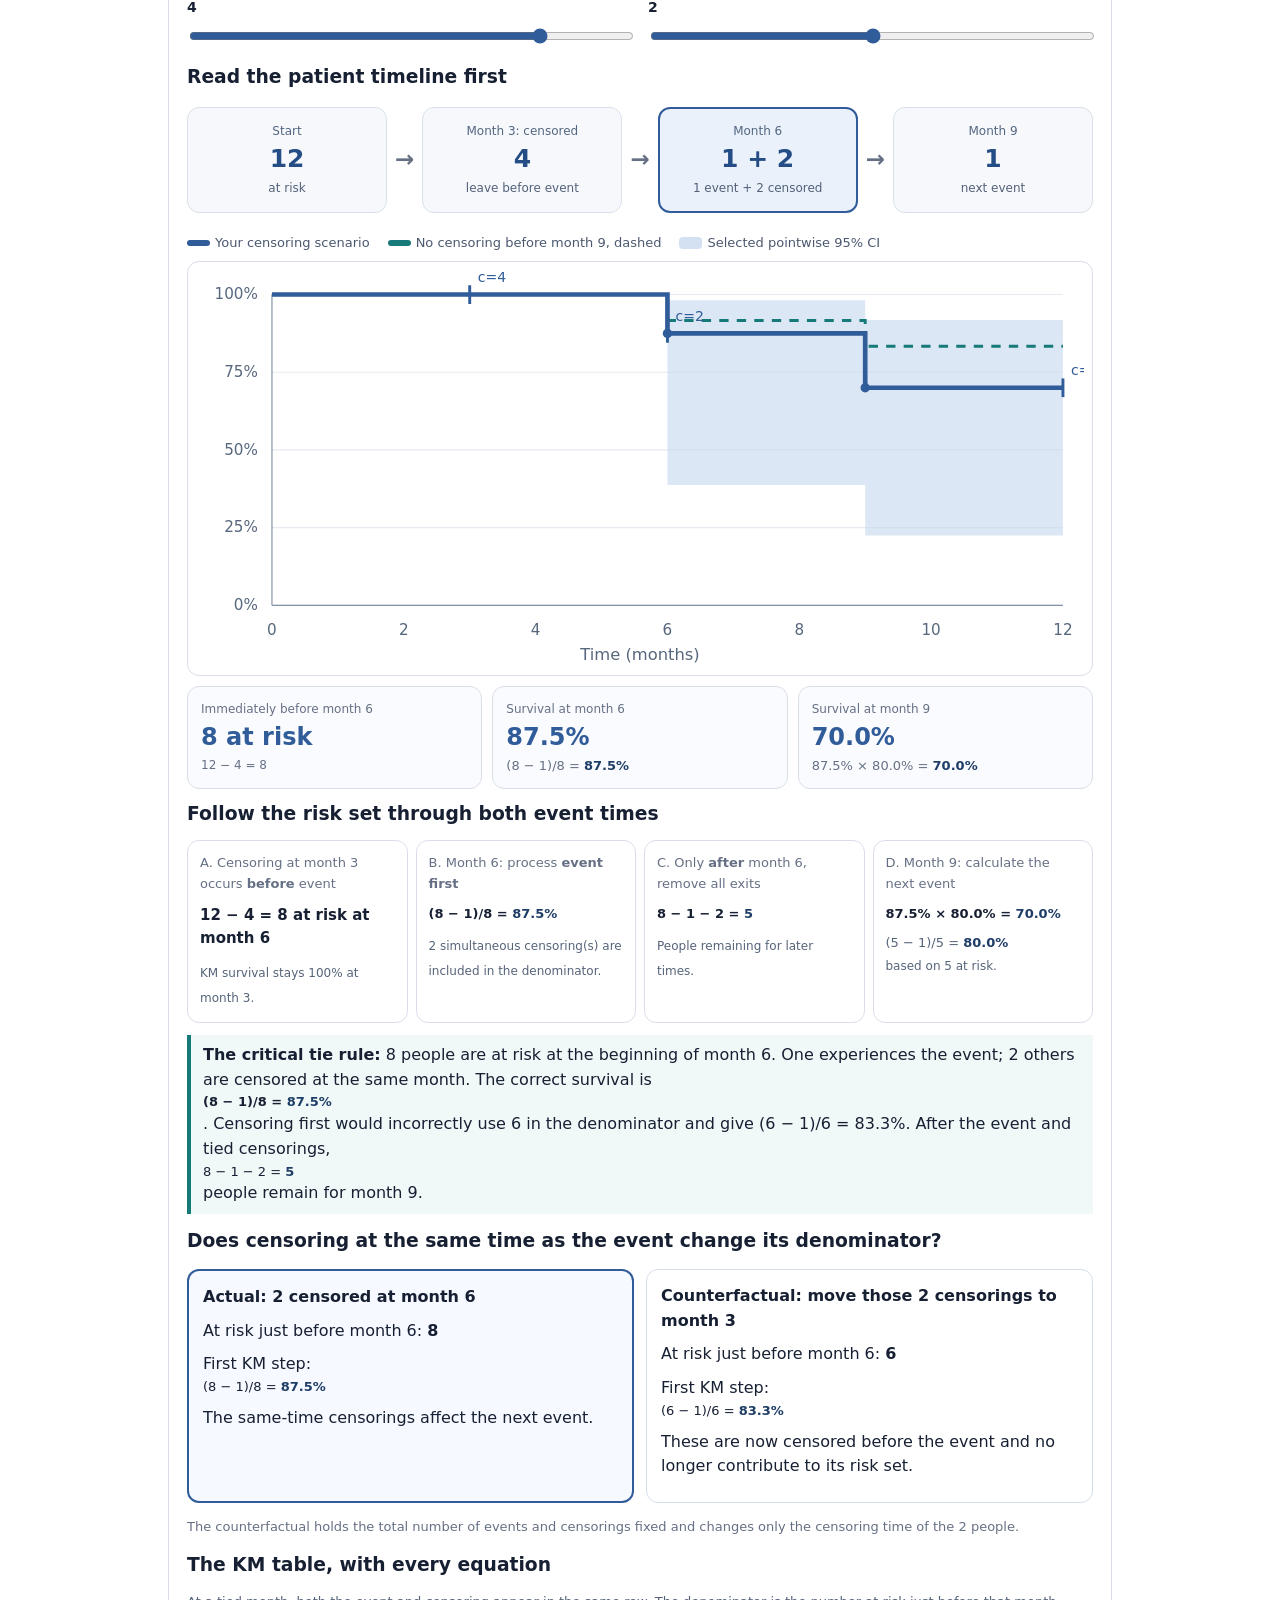
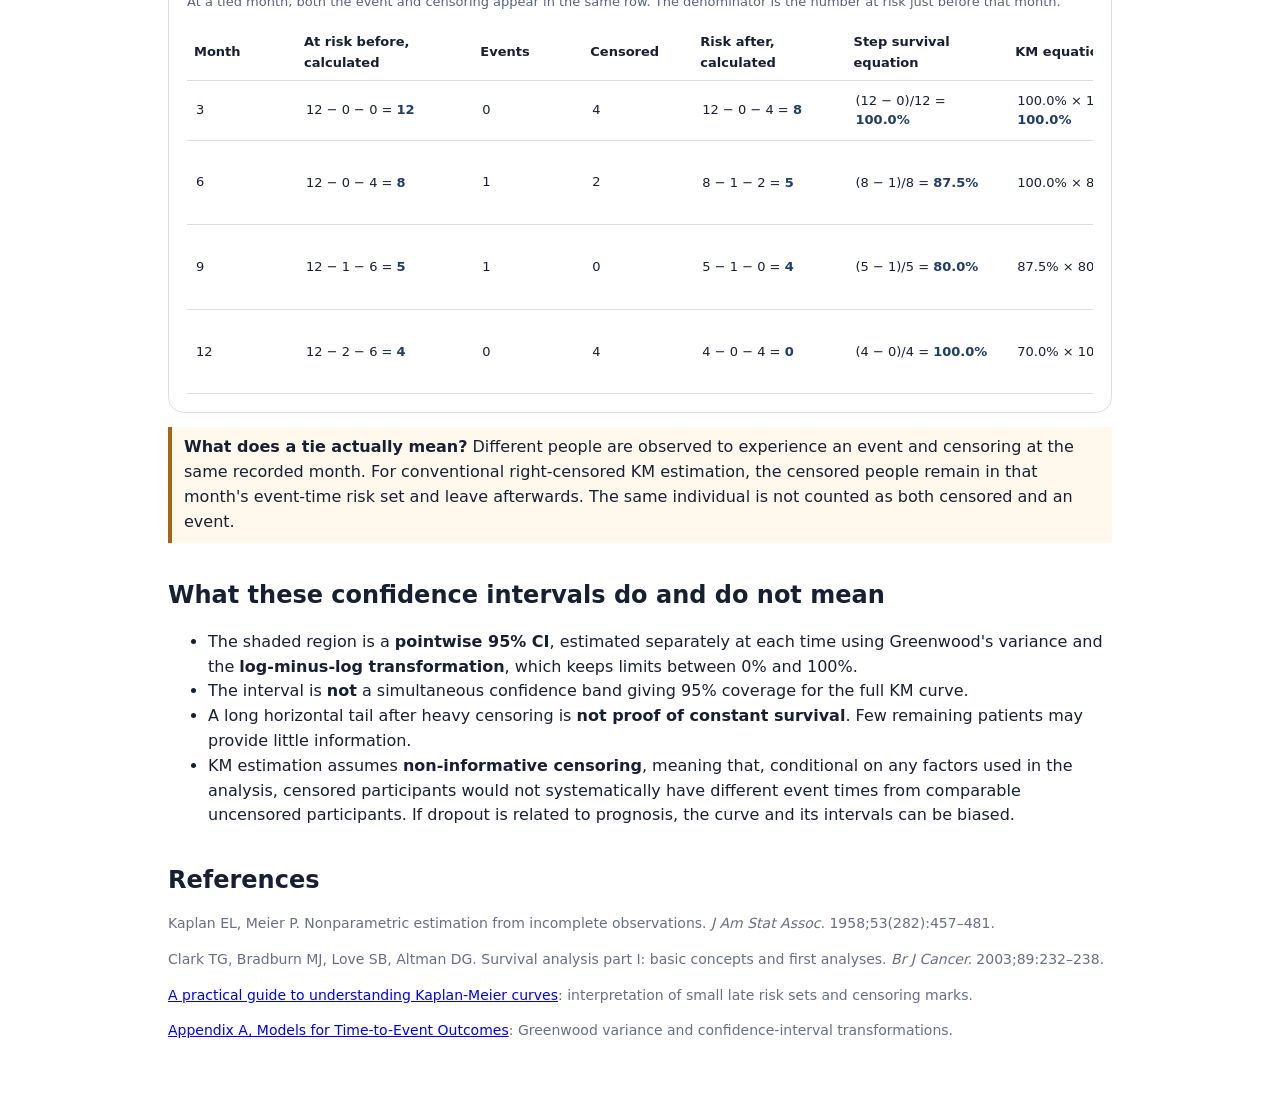
<file: km-curve/index.html>
<!doctype html>
<html lang="en">
<head>
<meta charset="utf-8"><meta name="viewport" content="width=device-width,initial-scale=1">
<title>Build a Kaplan–Meier Curve</title>
<style>
:root{--ink:#172033;--muted:#667085;--line:#d9dee8;--soft:#f6f8fb;--blue:#315c9a;--blue2:#eaf1fb;--green:#287a5b;--red:#a53d45}*{box-sizing:border-box}body{margin:0;font-family:system-ui,-apple-system,Segoe UI,Roboto,sans-serif;color:var(--ink);background:#fff;line-height:1.55}.wrap{max-width:980px;margin:auto;padding:28px 18px 60px}h1{font-size:clamp(28px,5vw,44px);line-height:1.1;margin:0 0 8px}h2{margin:34px 0 12px;font-size:24px}h3{margin:0 0 8px}.lead{font-size:18px;color:var(--muted);max-width:760px}.card{border:1px solid var(--line);border-radius:16px;padding:18px;margin:14px 0;background:#fff}.soft{background:var(--soft)}.formula{text-align:center;font-size:clamp(18px,4vw,26px);padding:14px;margin:12px 0;background:#fff;border:1px solid var(--line);border-radius:12px}.flow{display:grid;grid-template-columns:repeat(5,1fr);gap:8px;margin:18px 0}.flow div{background:var(--soft);padding:12px 8px;border-radius:12px;text-align:center;font-size:14px}.big{font-size:26px;font-weight:750;color:var(--blue)}.simgrid{display:grid;grid-template-columns:1fr 1fr;gap:14px}.patients{display:grid;grid-template-columns:repeat(4,1fr);gap:8px}.p{border:1px solid var(--line);border-radius:10px;text-align:center;padding:8px}.p.active{background:var(--blue2);border-color:var(--blue)}.p.done{opacity:.45}.sym{font-size:20px;font-weight:700}.calc{min-height:165px}.mini{color:var(--muted);font-size:13px}.calcbox{background:var(--soft);padding:13px;border-radius:12px;margin-top:10px}.controls{display:flex;gap:8px;flex-wrap:wrap;margin:16px 0}button{font:inherit;border:1px solid var(--line);background:#fff;border-radius:10px;padding:11px 16px;cursor:pointer}button.primary{background:var(--blue);color:#fff;border-color:var(--blue)}button:disabled{opacity:.4;cursor:not-allowed}.chartbox{overflow-x:auto}.chartbox svg{width:100%;min-width:580px;height:auto}.tablewrap{overflow-x:auto}table{border-collapse:collapse;width:100%;min-width:700px}th,td{padding:9px;border-bottom:1px solid var(--line);text-align:center}th:first-child,td:first-child{text-align:left}tr.current{background:var(--blue2)}tr.future{color:#a5adba}.lesson{font-size:18px}.badge{display:inline-block;background:var(--blue2);color:var(--blue);padding:4px 10px;border-radius:999px;font-weight:650}.takeaway{border-left:4px solid var(--blue);padding-left:14px}.refs{font-size:14px;color:var(--muted)}@media(max-width:700px){.simgrid{grid-template-columns:1fr}.flow{grid-template-columns:1fr}.flow div{text-align:left}.patients{grid-template-columns:repeat(4,1fr)}}
</style>
<link rel="stylesheet" href="expanded.css">
</head>
<body><main class="wrap">
<span class="badge">Interactive survival analysis lesson</span>
<h1>Build a Kaplan–Meier Curve</h1>
<p class="lead">Build a Kaplan–Meier (KM) curve patient by patient, then experiment with risk sets, confidence intervals, early and late events, and censoring at the exact same time as an event.</p>
<nav class="navlab" aria-label="Lesson sections">
<a href="#build">1. Build the KM</a><a href="#risk">2. Risk set & uncertainty</a><a href="#timingSection">3. Early vs late events</a><a href="#censorSection">4. Censoring & ties</a>
</nav>
<p class="mini">All examples use illustrative patient data. The shaded regions show <strong>pointwise 95% confidence intervals</strong>, not simultaneous 95% confidence bands for the entire survival curve.</p>

<h2>Before we build the curve</h2>
<div class="card soft lesson"><p>A Kaplan–Meier curve starts at <strong>100% survival</strong>.</p><p>As we follow people over time, an <strong>event</strong> makes us recalculate survival. If someone is <strong>censored</strong>, they leave later calculations, but censoring itself does not make the curve drop.</p><p>The question at every event time is simply:</p><p class="takeaway"><strong>Of the people who were still at risk just before this time, what proportion survived past this event time?</strong></p></div>

<h2>Conditional survival</h2>
<p>Suppose <strong>8 people are at risk</strong> and <strong>1 has the event</strong>. That means 7 of the 8 survive past this event time.</p>
<div class="formula"><strong>Conditional survival</strong> = (At risk − Events) ÷ At risk<br><span class="big">(8 − 1) ÷ 8 = 7/8 = 0.875</span></div>
<p>This is called <strong>conditional</strong> survival because it asks about survival through this step among people who had made it to this time and were still at risk.</p>

<h2>Let's do the first step together</h2>
<div class="card"><p>At <strong>month 2</strong>, all 8 patients are still at risk and 1 patient has the event.</p><div class="flow"><div><strong>8</strong><br>at risk</div><div>→</div><div><strong>1</strong><br>event</div><div>→</div><div><strong>7/8 = 87.5%</strong><br>survive this step</div></div><p>Before month 2, survival was 100%. So:</p><div class="formula">Survival at month 2 = Previous survival × Conditional survival<br><strong>1.00 × 0.875 = <span class="big">0.875 (87.5%)</span></strong></div><p>Our KM curve therefore makes its first step down: <strong>100% → 87.5%</strong>.</p></div>

<h2 id="build">1. Build the curve one event at a time</h2>
<p class="lesson-goal"><strong>The message:</strong> The KM estimate is a running product. Each event adds one fraction. A censoring adds no drop.</p>
<p>We have done month 2 together. Continue one observation time at a time. Watch the <strong>people → calculation → table → curve</strong> update together.</p>
<div class="card">
<div id="instruction" class="lesson"></div>
<div class="simgrid">
<div><h3>Who is still at risk?</h3><div id="patients" class="patients"></div></div>
<div><h3>What happens now?</h3><div id="calc" class="calc"></div></div>
</div>
<div class="patient-legend"><span>● At risk</span><span>× Event</span><span>│ Censored</span><span>Faded = already left the risk set</span></div>
<div class="controls"><button id="prev">← Previous</button><button id="next" class="primary">Next step →</button><button id="restart">Restart</button><span id="progress" class="mini" style="align-self:center"></span></div>
</div>

<div id="stepMath" class="card soft" aria-live="polite"></div>
<div class="card">
<h3>Build the survival equation as the curve grows</h3>
<p>Begin at <strong>100%</strong>. At each event, multiply the survival you already have by <strong>(at risk − events) / at risk</strong>. Nothing is reset to 100%. The highlighted fraction is the current event.</p>
<div id="productBuild" aria-live="polite"></div>
<p id="productExplanation" class="mini"></p>
<details class="symbol-note">
<summary>What does the compact mathematical symbol ∏ mean?</summary>
<p>It simply means <strong>multiply these fractions together</strong>. It is not a new statistical calculation.</p>
<p><code>S(t) = ∏ (1 − dᵢ/nᵢ)</code> means: start at 1 (100%), then for each event time <em>i</em>, multiply by <code>(nᵢ − dᵢ)/nᵢ</code>. Here <code>nᵢ</code> is the number at risk just before that time and <code>dᵢ</code> is the number with the event at that time. Censor-only times multiply by 1, so we omit them from the displayed product.</p>
</details>
</div>
<div class="card"><h3>Watch the curve and its uncertainty</h3>
<p class="mini">A drop shows an event. A short vertical tick shows censoring. Shading shows the pointwise 95% confidence interval. Read the risk counts directly below the curve.</p>
<label class="checkrow"><input id="showCI" type="checkbox" checked> Show pointwise 95% confidence interval</label>
<div class="chartbox"><svg id="chart" viewBox="0 0 760 340" role="img" aria-label="Kaplan Meier step survival curve with optional pointwise 95 percent confidence interval and censor marks"></svg></div>
<div class="mini">Number at risk just before each displayed month</div><div id="riskstrip" class="riskstrip" aria-live="polite"></div>
<p class="key-point" id="mainInsight" aria-live="polite"></p>
</div>

<h2>Connect each step to the KM table</h2>
<p><strong>Read the arithmetic, not just the answer.</strong> Each derived cell shows the numbers that were used. Choose any revealed month to revisit the patient calculation. The risk set is counted immediately <strong>before</strong> each time; the remaining risk set is counted <strong>after</strong> its events and censorings.</p>
<p class="controls-hint">This wide equation table scrolls horizontally on smaller screens. Select “Show substituted formula” in a confidence-interval cell to inspect the CI calculation.</p>
<div class="tablewrap card"><table><thead><tr><th>Month</th><th>At risk before (n)</th><th>Events (d)</th><th>Censored (c)</th><th>At risk after (n − d − c)</th><th>Step survival (n − d)/n</th><th>Updated KM = previous × step</th><th>Greenwood G update</th><th>95% CI from KM and G</th></tr></thead><tbody id="rows"></tbody></table></div>

<div class="card soft">
<h3>How the 95% interval is calculated</h3>
<p>Greenwood's G is the accumulated variance term. Start with G = 0. At an event, add <strong>events / [at risk × (at risk − events)]</strong>. At censor-only times add zero. Using the current KM survival and G, the log-minus-log method calculates a 95% pointwise interval that stays within 0% to 100%.</p>
<p><strong>Example at month 2:</strong> G = 0 + 1/(8 × 7) = 0.01786; KM = 7/8 = 87.5%. Apply the log-minus-log transformation to give the interval <strong>38.7% to 98.1%</strong>. Expand the CI cell in the calculation table to see the exact substituted equation.</p>
<p><strong>Remember:</strong> Censoring does not cause a vertical KM drop. It reduces the risk set used at a later event.</p>
</div>



<section id="risk">
<div class="section-index">Experiment 2</div>
<h2>2. Why a later event can be more influential when fewer people remain</h2>
<p class="lesson-goal"><strong>The message:</strong> A subsequent event among fewer patients can produce a <strong>larger KM drop</strong> and a <strong>greater increase in uncertainty</strong>. It is the <em>next event</em>, not censoring itself, that reveals this effect.</p>
<p class="section-lead">In both scenarios, 20 people start follow-up and the first four have events at months 1, 2, 3, and 4. Survival is therefore <strong>80%</strong> before month 8. Change how many of the remaining 16 are censored at month 6. Then watch what happens when exactly <strong>one more event</strong> occurs at month 8.</p>
<div class="card">
<div class="control-panel"><label for="riskN">People still at risk before the fifth event: <strong><output id="riskValue" for="riskN">6</output> of 16</strong>
<input type="range" min="5" max="16" step="1" value="6" id="riskN"></label></div>
<div id="riskFlow" aria-live="polite"></div>
<div id="riskEquation" aria-live="polite"></div>
<div class="legend"><span><i class="swatch blue"></i>Selected risk set, solid</span><span><i class="swatch teal"></i>No censoring before fifth event, dashed</span><span><i class="swatch band"></i>Selected pointwise 95% CI</span></div>
<div class="chart-panel"><svg id="riskPlot" viewBox="0 0 760 340" role="img" aria-label="Kaplan Meier survival after four earlier events, with a fifth event at a chosen smaller risk set and wider confidence interval"></svg></div>
<div id="riskNumbers" class="output-grid four" aria-live="polite"></div>
<p class="explainer" id="riskNarrative" aria-live="polite"></p>
<p class="controls-hint"><strong>Try:</strong> Set 16 at risk, then reduce it to 6. Focus on month 8. The previous survival is still 80%, but the fifth event causes a larger drop, a larger added Greenwood term, and a wider pointwise CI in this example.</p>
</div>
<p class="warning"><strong>Interpretation:</strong> A 95% confidence interval keeps its stated confidence level of 95%. The concern is its <strong>precision</strong>. A smaller at-risk count does not automatically widen the CI at the censoring time. The change is expressed at later event times. The exact CI width also depends on prior survival and accumulated information.</p>
</section>



<section id="timingSection">
<div class="section-index">Experiment 3</div>
<h2>3. Early events versus late events: why the order matters</h2>
<p class="lesson-goal"><strong>The message:</strong> Early versus late events are not automatically more or less precise. <strong>Ask whether censoring happens before or after the events.</strong> That ordering changes the risk set and may change the resulting KM survival and its uncertainty.</p>
<p class="section-lead">Both scenarios have exactly <strong>20 participants, 6 events, and 14 censored observations</strong>. The only difference is when the six events occur. First, keep eight people censored in months 5 and 6, and compare the two event schedules.</p>
<div class="card">
<div class="control-panel">
<label for="timing">Inspect the calculations for
<select id="timing"><option value="early">Early events: months 1–4</option><option value="late" selected>Late events: months 7–11</option></select></label>
<label class="checkrow"><input id="timingCensor" type="checkbox" checked> Censor eight people at months 5–6 (instead of censoring everyone remaining at month 12)</label>
</div>
<h3>Follow the order of events and censoring</h3>
<div id="timingTimeline" aria-live="polite"></div>
<div class="legend"><span><i class="swatch teal"></i>Early events</span><span><i class="swatch violet"></i>Late events</span><span><i class="swatch band"></i>Pointwise 95% CI for selected schedule</span></div>
<div class="chart-panel"><svg id="timingPlot" viewBox="0 0 760 340" role="img" aria-label="Two Kaplan Meier curves: six events early versus six events late with an optional eight early censorings"></svg></div>
<div class="output-grid" id="timingNumbers" aria-live="polite"></div>
<h3>Compare the exact calculations</h3>
<div id="timingComparison" class="inline-table" aria-live="polite"></div>
<p class="explainer" id="timingCompare" aria-live="polite"></p>
<h3>Every equation for the selected schedule</h3>
<p class="controls-hint">The equation table scrolls horizontally. Change the selection to inspect the other event schedule.</p>
<div class="inline-table equation-table"><table aria-label="Selected event timing scenario calculations"><thead><tr><th>Month</th><th>At risk before, calculated</th><th>Events</th><th>Censored</th><th>Risk after, calculated</th><th>Step survival equation</th><th>KM equation</th><th>Greenwood G equation</th><th>95% CI equation</th></tr></thead><tbody id="timingRows"></tbody></table></div>
</div>
<p class="lesson-goal"><strong>Check your understanding:</strong> Turn off the eight early censorings. All six events then occur before any censoring in both scenarios. Both finish at <strong>70% survival with the same final pointwise CI</strong>. Only the time at which the curve drops differs. This demonstrates that event timing alone is not a guarantee of lower precision.</p>
</section>



<section id="censorSection">
<div class="section-index">Experiment 4</div>
<h2>4. Censoring before an event versus at exactly the same time</h2>
<p class="lesson-goal"><strong>The message:</strong> Censoring <strong>before</strong> an event reduces that event's denominator. Censoring <strong>at the same recorded time</strong> does <strong>not</strong> reduce its denominator, because events are counted first. Both kinds of censoring affect the risk set for later times.</p>
<p class="section-lead">Start with <strong>12 people</strong> and two events: one at month 6 and one at month 9. Move some censorings to month 3 and others to month 6. See exactly which denominator is affected.</p>
<div class="card">
<div class="control-panel">
<label for="beforeCensor">Censored at month 3, <strong>before</strong> first event: <strong><output id="beforeValue" for="beforeCensor">4</output></strong>
<input type="range" id="beforeCensor" min="0" max="5" value="4" step="1"></label>
<label for="sameCensor">Censored at month 6, <strong>same time</strong> as event: <strong><output id="sameValue" for="sameCensor">2</output></strong>
<input type="range" id="sameCensor" min="0" max="4" value="2" step="1"></label>
</div>
<h3>Read the patient timeline first</h3>
<div id="censorTimeline" aria-live="polite"></div>
<div class="legend"><span><i class="swatch blue"></i>Your censoring scenario</span><span><i class="swatch teal"></i>No censoring before month 9, dashed</span><span><i class="swatch band"></i>Selected pointwise 95% CI</span></div>
<div class="chart-panel"><svg id="censorPlot" viewBox="0 0 760 340" role="img" aria-label="Kaplan Meier curves illustrating censoring before versus tied with an event"></svg></div>
<div class="output-grid" id="censorNumbers" aria-live="polite"></div>
<div id="censorMath" aria-live="polite"></div>
<div class="key-point" id="censorTie" aria-live="polite"></div>
<div id="censorComparison" aria-live="polite"></div>
<h3>The KM table, with every equation</h3>
<p class="controls-hint">At a tied month, both the event and censoring appear in the same row. The denominator is the number at risk just before that month.</p>
<div class="inline-table equation-table"><table aria-label="Censoring scenario KM calculations"><thead><tr><th>Month</th><th>At risk before, calculated</th><th>Events</th><th>Censored</th><th>Risk after, calculated</th><th>Step survival equation</th><th>KM equation</th><th>Greenwood G equation</th><th>95% CI equation</th></tr></thead><tbody id="censorRows"></tbody></table></div>
</div>
<p class="warning"><strong>What does a tie actually mean?</strong> Different people are observed to experience an event and censoring at the same recorded month. For conventional right-censored KM estimation, the censored people remain in that month's event-time risk set and leave afterwards. The same individual is not counted as both censored and an event.</p>
</section>


<section>
<h2>What these confidence intervals do and do not mean</h2>
<ul>
<li>The shaded region is a <strong>pointwise 95% CI</strong>, estimated separately at each time using Greenwood's variance and the <strong>log-minus-log transformation</strong>, which keeps limits between 0% and 100%.</li>
<li>The interval is <strong>not</strong> a simultaneous confidence band giving 95% coverage for the full KM curve.</li>
<li>A long horizontal tail after heavy censoring is <strong>not proof of constant survival</strong>. Few remaining patients may provide little information.</li>
<li>KM estimation assumes <strong>non-informative censoring</strong>, meaning that, conditional on any factors used in the analysis, censored participants would not systematically have different event times from comparable uncensored participants. If dropout is related to prognosis, the curve and its intervals can be biased.</li>
</ul>
</section>

<h2>References</h2><div class="refs"><p>Kaplan EL, Meier P. Nonparametric estimation from incomplete observations. <em>J Am Stat Assoc.</em> 1958;53(282):457–481.</p><p>Clark TG, Bradburn MJ, Love SB, Altman DG. Survival analysis part I: basic concepts and first analyses. <em>Br J Cancer.</em> 2003;89:232–238.</p>
<p><a href="https://pmc.ncbi.nlm.nih.gov/articles/PMC3932959/" target="_blank" rel="noopener">A practical guide to understanding Kaplan-Meier curves</a>: interpretation of small late risk sets and censoring marks.</p>
<p><a href="https://www.ncbi.nlm.nih.gov/books/NBK610554/" target="_blank" rel="noopener">Appendix A, Models for Time-to-Event Outcomes</a>: Greenwood variance and confidence-interval transformations.</p></div>
</main>
<script src="expanded.js"></script></body></html>
</file>
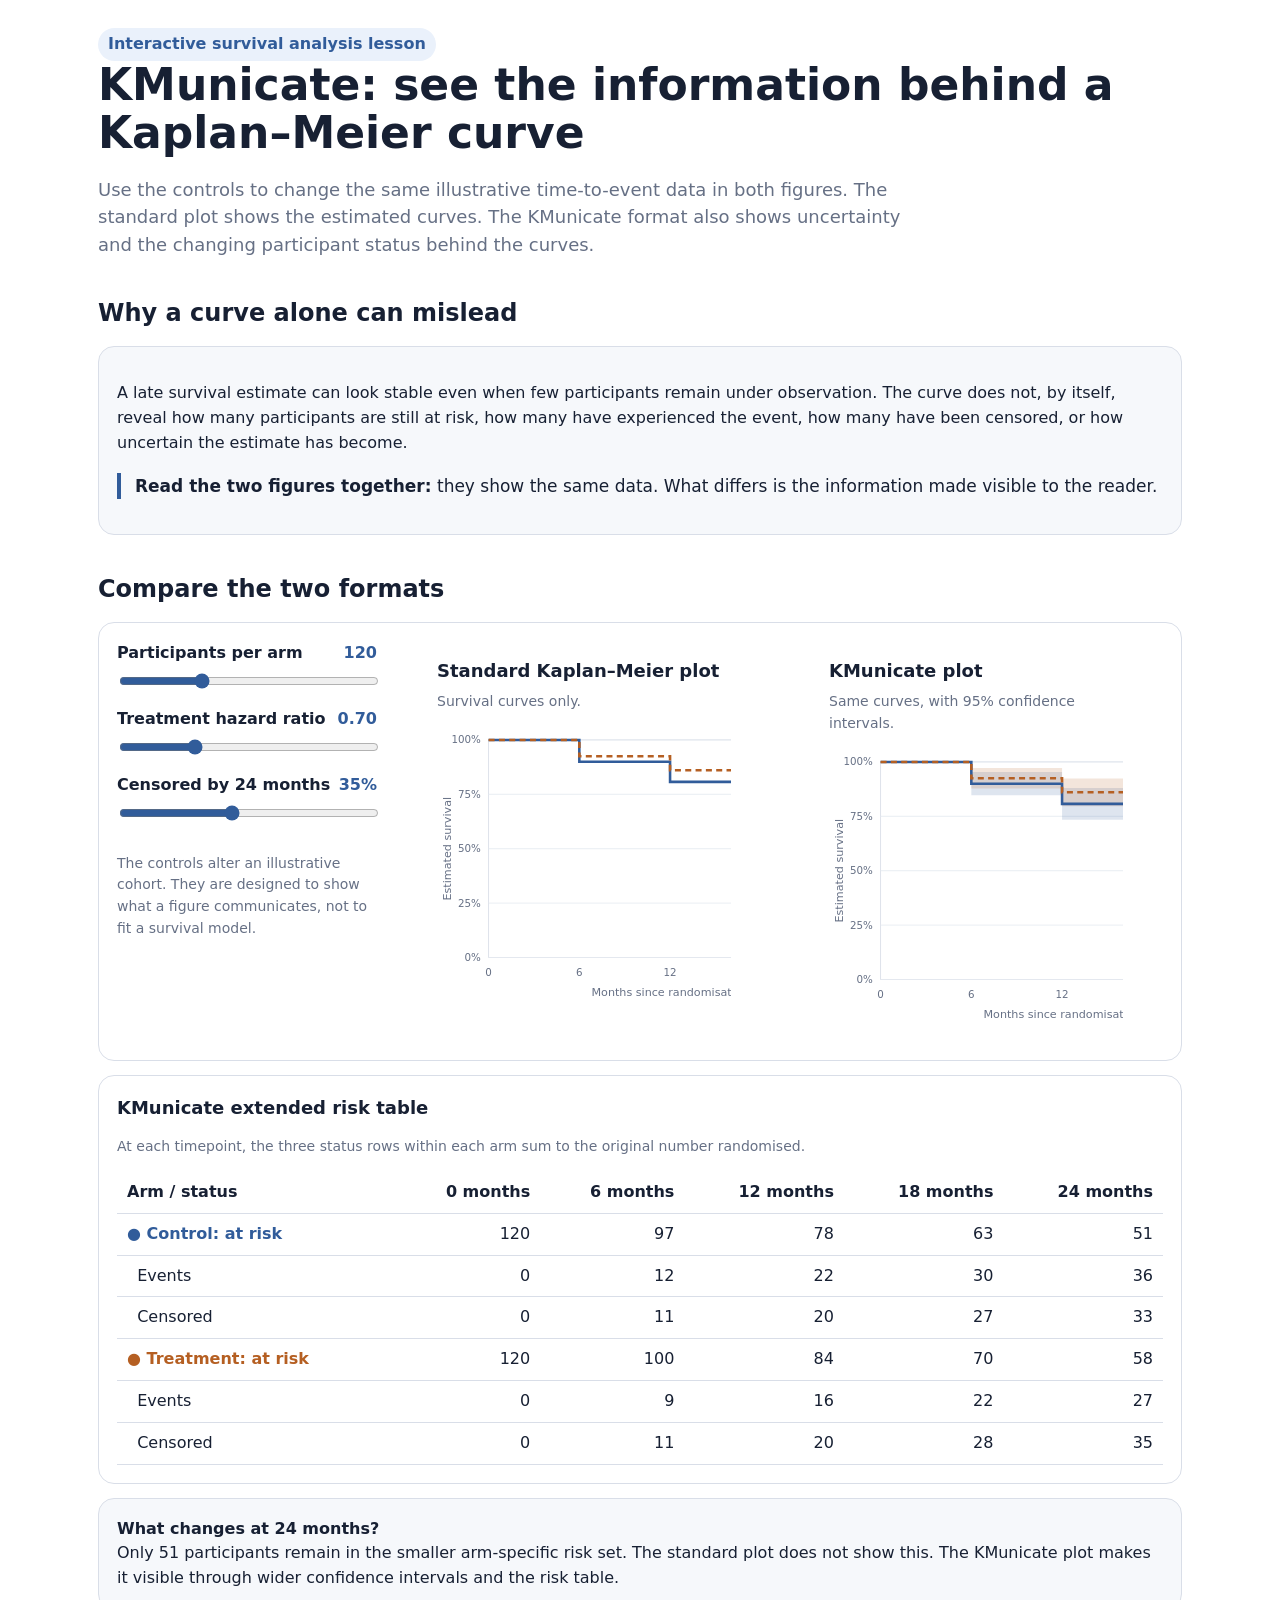
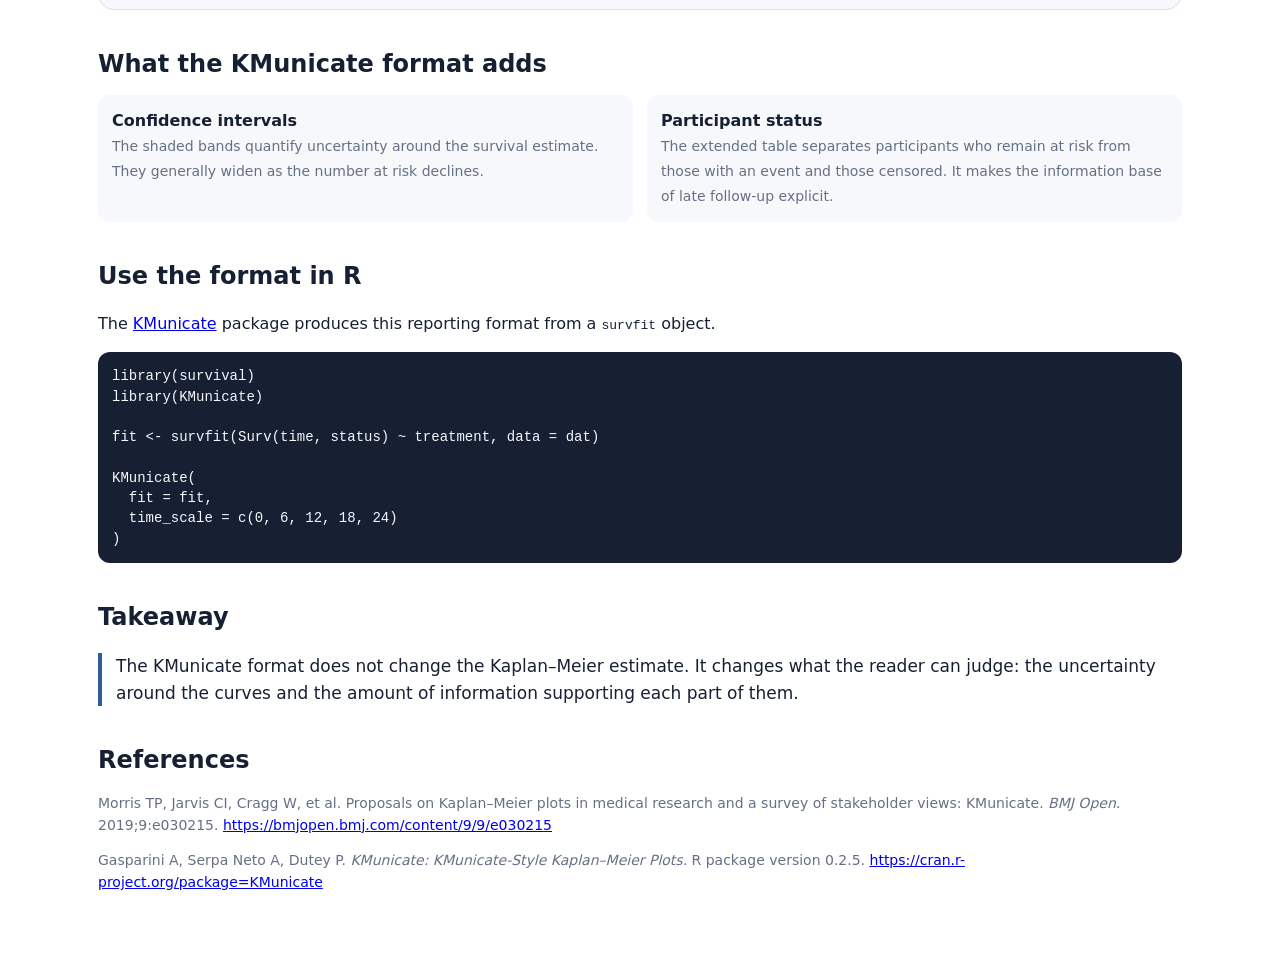
<file: kmunicate/index.html>
<!doctype html>
<html lang="en">
<head>
<meta charset="utf-8">
<meta name="viewport" content="width=device-width,initial-scale=1">
<title>KMunicate: See the Information Behind a Kaplan–Meier Curve</title>
<style>
:root{--ink:#172033;--muted:#667085;--line:#d9dee8;--soft:#f6f8fb;--blue:#315c9a;--blue2:#eaf1fb;--orange:#b55f22;--orange2:#fdf0e6;--green:#287a5b}*{box-sizing:border-box}body{margin:0;font-family:system-ui,-apple-system,Segoe UI,Roboto,sans-serif;color:var(--ink);background:#fff;line-height:1.55}.wrap{max-width:1120px;margin:auto;padding:28px 18px 64px}h1{font-size:clamp(28px,5vw,44px);line-height:1.1;margin:0 0 10px}h2{margin:36px 0 12px;font-size:24px}h3{font-size:18px;margin:0 0 6px}.lead{font-size:18px;color:var(--muted);max-width:820px}.badge{display:inline-block;background:var(--blue2);color:var(--blue);padding:4px 10px;border-radius:999px;font-weight:650}.card{border:1px solid var(--line);border-radius:16px;padding:18px;margin:14px 0;background:#fff}.soft{background:var(--soft)}.compare{display:grid;grid-template-columns:260px minmax(0,1fr);gap:20px;align-items:start}.controls{display:grid;gap:16px}.control{display:grid;gap:5px}.controlhead{display:flex;justify-content:space-between;gap:8px;font-weight:650}.controlhead output{font-variant-numeric:tabular-nums;color:var(--blue)}input[type=range]{width:100%;accent-color:var(--blue)}.plots{display:grid;grid-template-columns:1fr 1fr;gap:18px}.plot{min-width:0}.plot p{margin:0 0 8px;color:var(--muted);font-size:14px}.chartbox{overflow-x:auto}.chartbox svg{display:block;width:100%;min-width:430px;height:auto}.tablewrap{overflow-x:auto}table{border-collapse:collapse;width:100%;min-width:720px}th,td{padding:8px 10px;border-bottom:1px solid var(--line);text-align:right;font-variant-numeric:tabular-nums}th:first-child,td:first-child{text-align:left}.rowlabel{font-weight:650}.blue{color:var(--blue)}.orange{color:var(--orange)}.takeaway{border-left:4px solid var(--blue);padding-left:14px;font-size:17px}.callout{display:grid;grid-template-columns:1fr 1fr;gap:14px}.callout div{padding:14px;background:var(--soft);border-radius:12px}.mini{font-size:14px;color:var(--muted)}pre{margin:10px 0 0;padding:14px;overflow:auto;border-radius:12px;background:#172033;color:#f5f7fb;font-size:14px;line-height:1.45}@media(max-width:820px){.compare{grid-template-columns:1fr}}@media(max-width:700px){.plots,.callout{grid-template-columns:1fr}.wrap{padding:22px 14px 48px}}
</style>
</head>
<body>
<main class="wrap">
<span class="badge">Interactive survival analysis lesson</span>
<h1>KMunicate: see the information behind a Kaplan–Meier curve</h1>
<p class="lead">Use the controls to change the same illustrative time-to-event data in both figures. The standard plot shows the estimated curves. The KMunicate format also shows uncertainty and the changing participant status behind the curves.</p>

<h2>Why a curve alone can mislead</h2>
<div class="card soft">
<p>A late survival estimate can look stable even when few participants remain under observation. The curve does not, by itself, reveal how many participants are still at risk, how many have experienced the event, how many have been censored, or how uncertain the estimate has become.</p>
<p class="takeaway"><strong>Read the two figures together:</strong> they show the same data. What differs is the information made visible to the reader.</p>
</div>

<h2>Compare the two formats</h2>
<div class="card">
<div class="compare">
<section class="controls" aria-label="Illustrative data controls">
<div class="control"><div class="controlhead"><label for="n">Participants per arm</label><output id="nOut">120</output></div><input id="n" type="range" min="40" max="300" step="20" value="120"></div>
<div class="control"><div class="controlhead"><label for="hr">Treatment hazard ratio</label><output id="hrOut">0.70</output></div><input id="hr" type="range" min="0.45" max="1.35" step="0.05" value="0.70"></div>
<div class="control"><div class="controlhead"><label for="censor">Censored by 24 months</label><output id="censorOut">35%</output></div><input id="censor" type="range" min="5" max="75" step="5" value="35"></div>
<p class="mini">The controls alter an illustrative cohort. They are designed to show what a figure communicates, not to fit a survival model.</p>
</section>

<section class="plots" aria-label="Kaplan-Meier plot comparison">
<figure class="plot"><h3>Standard Kaplan–Meier plot</h3><p>Survival curves only.</p><div class="chartbox"><svg id="standard" viewBox="0 0 500 330" role="img" aria-label="Standard Kaplan-Meier plot"></svg></div></figure>
<figure class="plot"><h3>KMunicate plot</h3><p>Same curves, with 95% confidence intervals.</p><div class="chartbox"><svg id="kmunicate" viewBox="0 0 500 330" role="img" aria-label="KMunicate Kaplan-Meier plot"></svg></div></figure>
</section>
</div>
</div>

<div class="card">
<h3>KMunicate extended risk table</h3>
<p class="mini">At each timepoint, the three status rows within each arm sum to the original number randomised.</p>
<div class="tablewrap"><table aria-label="Extended risk table"><thead id="riskHead"></thead><tbody id="riskBody"></tbody></table></div>
</div>

<div class="card soft" id="message" aria-live="polite"></div>

<h2>What the KMunicate format adds</h2>
<div class="callout">
<div><strong>Confidence intervals</strong><br><span class="mini">The shaded bands quantify uncertainty around the survival estimate. They generally widen as the number at risk declines.</span></div>
<div><strong>Participant status</strong><br><span class="mini">The extended table separates participants who remain at risk from those with an event and those censored. It makes the information base of late follow-up explicit.</span></div>
</div>

<h2>Use the format in R</h2>
<p>The <a href="https://cran.r-project.org/package=KMunicate">KMunicate</a> package produces this reporting format from a <code>survfit</code> object.</p>
<pre><code>library(survival)
library(KMunicate)

fit &lt;- survfit(Surv(time, status) ~ treatment, data = dat)

KMunicate(
  fit = fit,
  time_scale = c(0, 6, 12, 18, 24)
)</code></pre>

<h2>Takeaway</h2>
<p class="takeaway">The KMunicate format does not change the Kaplan–Meier estimate. It changes what the reader can judge: the uncertainty around the curves and the amount of information supporting each part of them.</p>

<h2>References</h2>
<div class="mini">
<p>Morris TP, Jarvis CI, Cragg W, et al. Proposals on Kaplan–Meier plots in medical research and a survey of stakeholder views: KMunicate. <em>BMJ Open.</em> 2019;9:e030215. <a href="https://bmjopen.bmj.com/content/9/9/e030215">https://bmjopen.bmj.com/content/9/9/e030215</a></p>
<p>Gasparini A, Serpa Neto A, Dutey P. <em>KMunicate: KMunicate-Style Kaplan–Meier Plots.</em> R package version 0.2.5. <a href="https://cran.r-project.org/package=KMunicate">https://cran.r-project.org/package=KMunicate</a></p>
</div>
</main>
<script>
(function(){
var times=[0,6,12,18,24];
var nEl=document.getElementById('n'),hrEl=document.getElementById('hr'),cEl=document.getElementById('censor');
var nOut=document.getElementById('nOut'),hrOut=document.getElementById('hrOut'),cOut=document.getElementById('censorOut');
var standard=document.getElementById('standard'),kmunicate=document.getElementById('kmunicate');
var head=document.getElementById('riskHead'),body=document.getElementById('riskBody'),message=document.getElementById('message');
function fmt(v){return Math.round(v*100)+'%'}
function inputs(){return {n:+nEl.value,hr:+hrEl.value,censor:+cEl.value/100}}
function armData(p,modifier){
  var rows=[{t:0,atRisk:p.n,events:0,censored:0,survival:1,lo:1,hi:1}],atRisk=p.n,cumEvents=0,cumCensor=0,s=1,g=0;
  var cInterval=1-Math.pow(1-p.censor,0.25);
  for(var i=1;i<times.length;i++){
    var eventP=1-Math.exp(-0.018*modifier*6);
    var events=Math.min(atRisk,Math.max(0,Math.round(atRisk*eventP)));
    if(atRisk>0&&events===0)events=1;
    g+=events/(atRisk*Math.max(1,atRisk-events));
    s=s*(1-events/atRisk);
    var censored=Math.min(atRisk-events,Math.round((atRisk-events)*cInterval));
    atRisk-=events+censored;cumEvents+=events;cumCensor+=censored;
    var se=s*Math.sqrt(g),delta=1.96*se;
    rows.push({t:times[i],atRisk:atRisk,events:cumEvents,censored:cumCensor,survival:s,lo:Math.max(0,s-delta),hi:Math.min(1,s+delta)});
  }
  return rows;
}
function path(rows,x,y,key){var d='M'+x(rows[0].t)+','+y(rows[0][key]);for(var i=1;i<rows.length;i++)d+=' H'+x(rows[i].t)+' V'+y(rows[i][key]);return d}
function band(rows,x,y){var top=path(rows,x,y,'hi'),bottom='';for(var i=rows.length-1;i>=0;i--){bottom+=' L'+x(rows[i].t)+','+y(rows[i].lo);if(i>0)bottom+=' V'+y(rows[i-1].lo)}return top+bottom+' Z'}
function plot(svg,control,treat,withCI){
  var W=500,H=330,L=60,R=18,T=22,B=55,x=function(t){return L+(W-L-R)*t/24},y=function(s){return T+(H-T-B)*(1-s)};
  var h='<title>'+ (withCI?'KMunicate':'Standard') +' Kaplan–Meier plot</title><desc>Illustrative treatment and control survival curves'+(withCI?' with 95 percent confidence intervals.':' without confidence intervals.')+'</desc>';
  h+='<rect x="'+L+'" y="'+T+'" width="'+(W-L-R)+'" height="'+(H-T-B)+'" fill="none" stroke="#d9dee8"/>';
  [0,.25,.5,.75,1].forEach(function(v){h+='<line x1="'+L+'" y1="'+y(v)+'" x2="'+(W-R)+'" y2="'+y(v)+'" stroke="#e6eaf0"/><text x="'+(L-9)+'" y="'+(y(v)+4)+'" text-anchor="end" font-size="12" fill="#667085">'+Math.round(v*100)+'%</text>'});
  times.forEach(function(t){h+='<text x="'+x(t)+'" y="'+(H-33)+'" text-anchor="middle" font-size="12" fill="#667085">'+t+'</text>'});
  h+='<text x="'+((L+W-R)/2)+'" y="'+(H-10)+'" text-anchor="middle" font-size="13" fill="#667085">Months since randomisation</text><text transform="translate(16 '+((T+H-B)/2)+') rotate(-90)" text-anchor="middle" font-size="13" fill="#667085">Estimated survival</text>';
  if(withCI){h+='<path d="'+band(control,x,y)+'" fill="#315c9a" opacity=".16"/><path d="'+band(treat,x,y)+'" fill="#b55f22" opacity=".16"/>'}
  h+='<path d="'+path(control,x,y,'survival')+'" fill="none" stroke="#315c9a" stroke-width="3"/><path d="'+path(treat,x,y,'survival')+'" fill="none" stroke="#b55f22" stroke-width="3" stroke-dasharray="7 5"/>';
  var cLast=control[control.length-1],tLast=treat[treat.length-1];
  h+='<text x="'+(W-R)+'" y="'+(y(cLast.survival)-8)+'" text-anchor="end" font-size="12" fill="#315c9a">Control</text><text x="'+(W-R)+'" y="'+(y(tLast.survival)+16)+'" text-anchor="end" font-size="12" fill="#b55f22">Treatment</text>';
  svg.innerHTML=h;
}
function table(control,treat){
  head.innerHTML='<tr><th>Arm / status</th>'+times.map(function(t){return '<th>'+t+' months</th>'}).join('')+'</tr>';
  function cells(rows,key){return rows.map(function(r){return '<td>'+r[key]+'</td>'}).join('')}
  body.innerHTML='<tr><td class="rowlabel blue">● Control: at risk</td>'+cells(control,'atRisk')+'</tr><tr><td>&nbsp;&nbsp;Events</td>'+cells(control,'events')+'</tr><tr><td>&nbsp;&nbsp;Censored</td>'+cells(control,'censored')+'</tr><tr><td class="rowlabel orange">● Treatment: at risk</td>'+cells(treat,'atRisk')+'</tr><tr><td>&nbsp;&nbsp;Events</td>'+cells(treat,'events')+'</tr><tr><td>&nbsp;&nbsp;Censored</td>'+cells(treat,'censored')+'</tr>';
}
function render(){
  var p=inputs();nOut.textContent=p.n;hrOut.textContent=p.hr.toFixed(2);cOut.textContent=Math.round(p.censor*100)+'%';
  var control=armData(p,1),treat=armData(p,p.hr);plot(standard,control,treat,false);plot(kmunicate,control,treat,true);table(control,treat);
  var tail=Math.min(control[4].atRisk,treat[4].atRisk);
  message.innerHTML='<strong>What changes at 24 months?</strong><br>Only '+tail+' participants remain in the smaller arm-specific risk set. The standard plot does not show this. The KMunicate plot makes it visible through wider confidence intervals and the risk table.';
}
[nEl,hrEl,cEl].forEach(function(el){el.addEventListener('input',render)});render();
})();
</script>
</body>
</html>
</file>
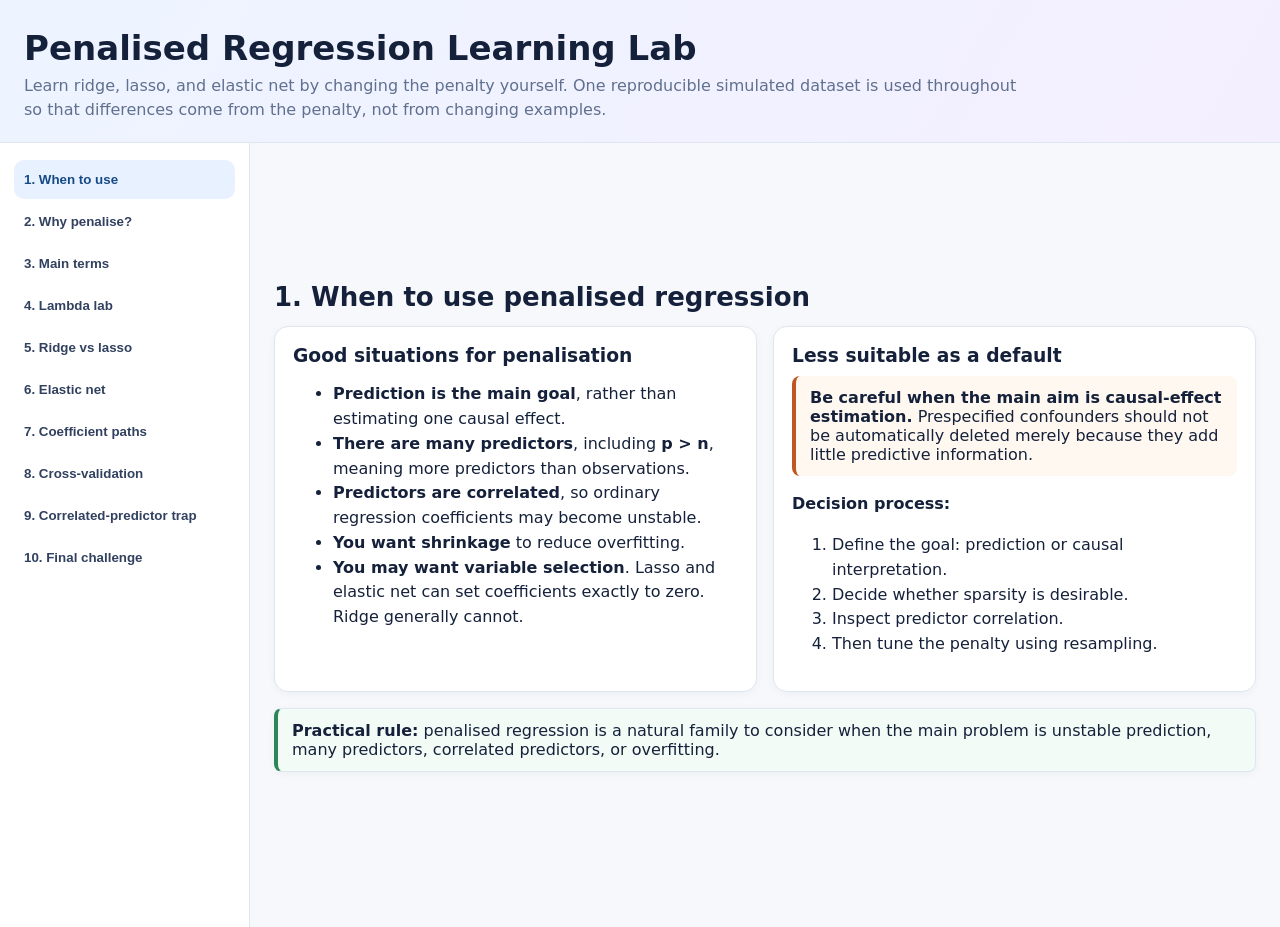
<file: penalised-regression/index.html>
<!doctype html>
<html lang="en">
<head>
<meta charset="utf-8">
<meta name="viewport" content="width=device-width,initial-scale=1">
<title>Penalised Regression Learning Lab</title>
<style>
:root{--bg:#f6f8fb;--panel:#fff;--ink:#15213a;--muted:#60708f;--line:#dfe6f1;--blue:#2b6cb0;--green:#2f855a;--purple:#805ad5;--orange:#c05621}
*{box-sizing:border-box}body{margin:0;font-family:Inter,system-ui,-apple-system,Segoe UI,Roboto,Arial,sans-serif;background:var(--bg);color:var(--ink)}
header{padding:28px 24px 20px;background:linear-gradient(120deg,#edf4ff,#f4efff);border-bottom:1px solid var(--line)}header h1{margin:0 0 6px;font-size:34px}header p{margin:0;color:var(--muted);max-width:1000px;line-height:1.5}
.app{display:grid;grid-template-columns:250px 1fr;min-height:calc(100vh - 116px)}nav{padding:14px;background:#fff;border-right:1px solid var(--line);position:sticky;top:0;height:calc(100vh - 116px);overflow:auto}
nav button{display:block;width:100%;text-align:left;border:0;background:transparent;padding:12px 10px;margin:3px 0;border-radius:10px;color:#31415f;font-weight:650;cursor:pointer}nav button:hover{background:#f1f5fb}nav button.active{background:#e8f1ff;color:#164a86}
main{padding:24px;max-width:1200px;width:100%;margin:auto}.module{display:none}.module.active{display:block}.card{background:#fff;border:1px solid var(--line);border-radius:14px;padding:18px;margin:0 0 16px;box-shadow:0 2px 8px rgba(20,40,80,.04)}
.grid2{display:grid;grid-template-columns:1fr 1fr;gap:16px}.controls{display:grid;grid-template-columns:1fr 1fr;gap:14px}.terms{display:grid;grid-template-columns:repeat(3,1fr);gap:10px}
.term{border:1px solid var(--line);border-radius:10px;padding:12px}.term b{display:block;margin-bottom:5px}h2{margin:0 0 14px;font-size:26px}h3{margin:0 0 10px}p,li{line-height:1.55}.small{font-size:13px;color:var(--muted)}
.note{background:#f8fbff;border-left:4px solid var(--blue);padding:12px 14px;border-radius:8px}.warn{background:#fff8f0;border-left-color:var(--orange)}.good{background:#f2fbf6;border-left-color:var(--green)}
.eq{font-family:Georgia,serif;background:#f7f9fc;border:1px solid var(--line);padding:10px 12px;border-radius:10px}.kpi{display:grid;grid-template-columns:repeat(4,1fr);gap:10px;margin-top:12px}.kpi div{background:#f8fafc;border:1px solid var(--line);border-radius:10px;padding:10px}.kpi b{display:block;font-size:20px}
label{font-weight:700;display:block;margin-bottom:6px}input[type=range]{width:100%}select,.action{font:inherit;border:1px solid #cbd6e6;border-radius:9px;padding:9px 11px;background:#fff}.action{cursor:pointer;background:#edf4ff;color:#184f8c;font-weight:700}
canvas{width:100%;height:330px;border:1px solid var(--line);border-radius:10px;background:#fff}table{width:100%;border-collapse:collapse;font-size:14px}th,td{border-bottom:1px solid var(--line);padding:9px;text-align:left;vertical-align:top}th{background:#f5f8fc}
.quiz{display:block;width:100%;text-align:left;margin:8px 0;padding:10px 12px;border-radius:10px;border:1px solid var(--line);background:#fff;cursor:pointer}.quiz.correct{border-color:#77b896;background:#eefaf2}.quiz.wrong{border-color:#d68b8b;background:#fff3f3}
.progress{height:8px;background:#e8edf5;border-radius:999px;overflow:hidden;margin-top:10px}.progress div{height:100%;background:#4c78a8;width:0}
@media(max-width:900px){.app{grid-template-columns:1fr}nav{position:relative;height:auto;border-right:0;border-bottom:1px solid var(--line);display:flex;overflow:auto}nav button{min-width:190px}.grid2,.controls,.terms{grid-template-columns:1fr}.kpi{grid-template-columns:1fr 1fr}main{padding:14px}}
</style>
</head>
<body>
<header><h1>Penalised Regression Learning Lab</h1><p>Learn ridge, lasso, and elastic net by changing the penalty yourself. One reproducible simulated dataset is used throughout so that differences come from the penalty, not from changing examples.</p></header>
<div class="app">
<nav>
<button class="active" data-m="m0">1. When to use</button>
<button data-m="m1">2. Why penalise?</button>
<button data-m="m2">3. Main terms</button>
<button data-m="m3">4. Lambda lab</button>
<button data-m="m4">5. Ridge vs lasso</button>
<button data-m="m5">6. Elastic net</button>
<button data-m="m6">7. Coefficient paths</button>
<button data-m="m7">8. Cross-validation</button>
<button data-m="m8">9. Correlated-predictor trap</button>
<button data-m="m9">10. Final challenge</button>
</nav>
<main>

<section id="m0" class="module active">
<h2>1. When to use penalised regression</h2>
<div class="grid2">
<div class="card"><h3>Good situations for penalisation</h3><ul>
<li><b>Prediction is the main goal</b>, rather than estimating one causal effect.</li>
<li><b>There are many predictors</b>, including <b>p &gt; n</b>, meaning more predictors than observations.</li>
<li><b>Predictors are correlated</b>, so ordinary regression coefficients may become unstable.</li>
<li><b>You want shrinkage</b> to reduce overfitting.</li>
<li><b>You may want variable selection</b>. Lasso and elastic net can set coefficients exactly to zero. Ridge generally cannot.</li>
</ul></div>
<div class="card"><h3>Less suitable as a default</h3><div class="note warn"><b>Be careful when the main aim is causal-effect estimation.</b> Prespecified confounders should not be automatically deleted merely because they add little predictive information.</div>
<p><b>Decision process:</b></p><ol><li>Define the goal: prediction or causal interpretation.</li><li>Decide whether sparsity is desirable.</li><li>Inspect predictor correlation.</li><li>Then tune the penalty using resampling.</li></ol></div>
</div>
<div class="card note good"><b>Practical rule:</b> penalised regression is a natural family to consider when the main problem is unstable prediction, many predictors, correlated predictors, or overfitting.</div>
</section>

<section id="m1" class="module">
<h2>2. Why penalise?</h2><div class="grid2">
<div class="card"><h3>Ordinary regression</h3><p>Ordinary least squares minimises the residual sum of squares, the total squared difference between observed and predicted outcomes.</p><div class="eq">RSS = Σ(yᵢ − ŷᵢ)²</div><p>When predictors overlap strongly, different coefficient combinations can give similar predictions, so individual coefficients can become unstable.</p></div>
<div class="card"><h3>Penalised regression</h3><div class="eq">Objective = model loss + penalty</div><p>The penalty makes large coefficients costly. The model accepts some bias if this reduces variance and improves prediction in new data.</p><div class="note good"><b>Core idea:</b> shrink coefficients toward zero to control model flexibility.</div></div>
</div>
<div class="card"><h3>Worked intuition</h3><table><tr><th>Predictor</th><th>OLS</th><th>After shrinkage</th><th>Interpretation</th></tr><tr><td>Age</td><td>1.20</td><td>1.05</td><td>Retained</td></tr><tr><td>BMI</td><td>3.00</td><td>1.80</td><td>Shrunk</td></tr><tr><td>Waist</td><td>2.60</td><td>1.50</td><td>Shrunk</td></tr><tr><td>Weak marker</td><td>0.10</td><td>0 under lasso</td><td>Removed</td></tr></table></div>
</section>

<section id="m2" class="module">
<h2>3. Main terms</h2><div class="terms">
<div class="term"><b>Regularisation</b>Constraining model flexibility to improve stability and reduce overfitting.</div>
<div class="term"><b>Penalty</b>An extra cost added to the fitting objective.</div>
<div class="term"><b>Shrinkage</b>Pulling coefficients toward zero.</div>
<div class="term"><b>Lambda, λ</b>Controls how strong the penalty is.</div>
<div class="term"><b>Alpha, α</b>Controls the ridge-versus-lasso mixture in elastic net.</div>
<div class="term"><b>L1 penalty</b>Sum of absolute coefficient values. Used by lasso.</div>
<div class="term"><b>L2 penalty</b>Sum of squared coefficient values. Used by ridge.</div>
<div class="term"><b>Sparse model</b>A model with many coefficients exactly zero.</div>
<div class="term"><b>Active set</b>Predictors currently having non-zero coefficients.</div>
<div class="term"><b>Cross-validation</b>Training on part of the data and evaluating on held-out observations.</div>
<div class="term"><b>Coefficient path</b>How each coefficient changes across λ.</div>
<div class="term"><b>p &gt; n</b>More predictors than observations.</div>
</div><div class="card note warn"><b>Do not confuse:</b> λ controls <i>how much</i> penalisation is used. α controls <i>what kind</i> of penalisation elastic net uses.</div>
</section>

<section id="m3" class="module">
<h2>4. Lambda lab: feel the shrinkage</h2>
<div class="card"><div class="controls"><div><label>Penalty strength λ: <span id="l3v">0.10</span></label><input id="l3" type="range" min="0" max="1.2" step=".01" value=".10"></div><div><label>Penalty type</label><select id="a3"><option value="0">Ridge</option><option value="1">Lasso</option><option value=".5">Elastic net, α = 0.5</option></select></div></div>
<div class="kpi"><div><span class="small">Train MSE</span><b id="tr3">-</b></div><div><span class="small">Test MSE</span><b id="te3">-</b></div><div><span class="small">Non-zero coefficients</span><b id="nz3">-</b></div><div><span class="small">Largest |β|</span><b id="mx3">-</b></div></div></div>
<div class="grid2"><div class="card"><h3>Current coefficients</h3><canvas id="c3" width="700" height="330"></canvas></div><div class="card"><h3>Prediction error versus λ</h3><canvas id="e3" width="700" height="330"></canvas></div></div>
<div class="note">Move λ upward. Ridge shrinks coefficients continuously. Lasso and elastic net can make weak coefficients exactly zero.</div>
</section>

<section id="m4" class="module">
<h2>5. Ridge versus lasso</h2><div class="grid2">
<div class="card"><h3>Ridge, L2</h3><div class="eq">loss + λ Σβⱼ²</div><p>Shrinks coefficients but generally retains all predictors. Correlated predictors can share signal.</p><button class="action" onclick="demo(0,'Ridge')">Show ridge</button></div>
<div class="card"><h3>Lasso, L1</h3><div class="eq">loss + λ Σ|βⱼ|</div><p>Can set coefficients exactly to zero, giving automatic variable selection. Correlated predictors may compete.</p><button class="action" onclick="demo(1,'Lasso')">Show lasso</button></div>
</div><div class="card"><canvas id="c4" width="1000" height="360"></canvas><p id="t4" class="small"></p></div>
</section>

<section id="m5" class="module">
<h2>6. Elastic net</h2><div class="card"><div class="controls"><div><label>Alpha α: <span id="a5v">0.50</span></label><input id="a5" type="range" min="0" max="1" step=".05" value=".5"><div class="small">0 = ridge, 1 = lasso</div></div><div><label>Lambda λ: <span id="l5v">0.12</span></label><input id="l5" type="range" min="0" max="1.2" step=".01" value=".12"></div></div></div>
<div class="grid2"><div class="card"><h3>Coefficient behaviour</h3><canvas id="c5" width="700" height="340"></canvas></div><div class="card"><h3>Current solution</h3><div id="s5"></div><div class="note good">Elastic net can perform variable selection while retaining more of the ridge behaviour that is useful with correlated predictor groups.</div></div></div>
</section>

<section id="m6" class="module">
<h2>7. Coefficient paths</h2><div class="card"><div class="controls"><div><label>Choose α</label><select id="a6"><option value="0">0, ridge</option><option value=".5" selected>0.5, elastic net</option><option value="1">1, lasso</option></select></div><div><label>Highlight λ: <span id="l6v">0.20</span></label><input id="l6" type="range" min="0" max="1.2" step=".01" value=".2"></div></div></div><div class="card"><canvas id="c6" width="1000" height="420"></canvas></div><div class="note">Each line is one predictor. Increasing λ pulls the paths toward zero. Under lasso, some paths reach zero and stay there.</div>
</section>

<section id="m7" class="module">
<h2>8. Cross-validation</h2><div class="card"><div class="controls"><div><label>Penalty family</label><select id="a7"><option value="0">Ridge</option><option value=".5">Elastic net</option><option value="1">Lasso</option></select></div><div><button id="cvbtn" class="action">Run 5-fold cross-validation</button></div></div><div class="progress"><div id="prog"></div></div></div>
<div class="grid2"><div class="card"><h3>Mean validation MSE</h3><canvas id="c7" width="700" height="340"></canvas></div><div class="card"><h3>What did CV choose?</h3><div id="s7" class="small">Run cross-validation to populate this panel.</div></div></div>
</section>

<section id="m8" class="module">
<h2>9. Correlated-predictor trap</h2><div class="card"><p>X1 and X2 are deliberately highly correlated and carry nearly the same signal. Lasso can treat one as a representative of shared information. A new sample can change the selected pattern.</p><button id="resample" class="action">Draw a new sample and refit lasso</button><div class="kpi"><div><span class="small">Correlation X1, X2</span><b id="r8">-</b></div><div><span class="small">Selected X1</span><b id="x18">-</b></div><div><span class="small">Selected X2</span><b id="x28">-</b></div><div><span class="small">Selected variables</span><b id="n8">-</b></div></div></div>
<div class="grid2"><div class="card"><h3>Current lasso coefficients</h3><canvas id="c8" width="700" height="340"></canvas></div><div class="card"><h3>Interpretation</h3><div id="t8"></div><div class="note warn"><b>Important:</b> selected by lasso does not mean causal, uniquely important, or stable across samples.</div></div></div>
</section>

<section id="m9" class="module">
<h2>10. Final challenge</h2>
<div class="card"><h3>Scenario 1</h3><p>Thirty prespecified clinical predictors are moderately correlated. The goal is stable prediction and automatic deletion is not needed. Best starting point?</p><button class="quiz" data-q="1" data-a="r">Ridge</button><button class="quiz" data-q="1" data-a="l">Lasso</button><button class="quiz" data-q="1" data-a="e">Elastic net</button><p id="f1" class="small"></p></div>
<div class="card"><h3>Scenario 2</h3><p>Five hundred biomarkers, sparse prediction desired, many biomarkers in highly correlated clusters. Best starting point?</p><button class="quiz" data-q="2" data-a="r">Ridge</button><button class="quiz" data-q="2" data-a="l">Lasso</button><button class="quiz" data-q="2" data-a="e">Elastic net</button><p id="f2" class="small"></p></div>
<div class="card"><h3>Scenario 3</h3><p>Lasso selected one biomarker and set a strongly correlated biomarker to zero. Can you conclude the selected biomarker is biologically more important?</p><button class="quiz" data-q="3" data-a="y">Yes</button><button class="quiz" data-q="3" data-a="n">No</button><p id="f3" class="small"></p></div>
<div class="card note good"><b>Decision process:</b> define the modelling goal, decide whether sparsity is desirable, inspect predictor correlation, then tune λ and, for elastic net, α using resampling.</div>
</section>

</main></div>
<script>
function rng(a){return function(){let t=a+=0x6D2B79F5;t=Math.imul(t^t>>>15,t|1);t^=t+Math.imul(t^t>>>7,t|61);return((t^t>>>14)>>>0)/4294967296}}
function rn(r){let u=0,v=0;while(!u)u=r();while(!v)v=r();return Math.sqrt(-2*Math.log(u))*Math.cos(2*Math.PI*v)}
const avg=a=>a.reduce((s,x)=>s+x,0)/a.length;
function sd(a){let m=avg(a);return Math.sqrt(a.reduce((s,x)=>s+(x-m)**2,0)/a.length)}
function std(X){let p=X[0].length,m=[],s=[];for(let j=0;j<p;j++){let c=X.map(r=>r[j]);m[j]=avg(c);s[j]=sd(c)||1}return{m,s,Z:X.map(r=>r.map((v,j)=>(v-m[j])/s[j]))}}
const soft=(z,g)=>Math.sign(z)*Math.max(Math.abs(z)-g,0);
function fit(X,y,l,a){let n=X.length,p=X[0].length,b=Array(p).fill(0),pr=Array(n).fill(0);for(let it=0;it<300;it++){let md=0;for(let j=0;j<p;j++){let old=b[j],rho=0,z=0;for(let i=0;i<n;i++){let rr=y[i]-(pr[i]-old*X[i][j]);rho+=X[i][j]*rr;z+=X[i][j]**2}rho/=n;z/=n;let ne=soft(rho,l*a)/(z+l*(1-a)),d=ne-old;if(d)for(let i=0;i<n;i++)pr[i]+=d*X[i][j];b[j]=ne;md=Math.max(md,Math.abs(d))}if(md<1e-7)break}return b}
const pred=(X,b)=>X.map(r=>r.reduce((s,x,j)=>s+x*b[j],0)),mse=(y,p)=>avg(y.map((v,i)=>(v-p[i])**2));
function data(seed=20260907,n=180){let r=rng(seed),X=[],y=[];for(let i=0;i<n;i++){let z1=rn(r),z2=rn(r),z3=rn(r),x1=z1+.2*rn(r),x2=.95*z1+.2*rn(r),x3=.8*z1+.45*rn(r),x4=z2,x5=.75*z2+.55*rn(r),x6=z3,x7=rn(r),x8=rn(r);X.push([x1,x2,x3,x4,x5,x6,x7,x8]);y.push(2.2*x1+1.8*x2+1.4*x4-1.2*x6+1.6*rn(r))}return{X,y}}
const N=["X1","X2","X3","X4","X5","X6","X7","X8"];let D=data();
function prep(ids,sc=null,ym=null,d=D){let X=ids.map(i=>d.X[i]),y=ids.map(i=>d.y[i]);if(!sc){sc=std(X);ym=avg(y);return{X:sc.Z,y:y.map(v=>v-ym),sc,ym}}return{X:X.map(r=>r.map((v,j)=>(v-sc.m[j])/sc.s[j])),y:y.map(v=>v-ym),sc,ym}}
let T=prep([...Array(130).keys()]),V=prep([...Array(50).keys()].map(i=>i+130),T.sc,T.ym);
function F(l,a){let b=fit(T.X,T.y,l,a);return{b,tr:mse(T.y,pred(T.X,b)),te:mse(V.y,pred(V.X,b))}}
function axes(c,w,h,p=45){c.strokeStyle="#b9c5d6";c.beginPath();c.moveTo(p,15);c.lineTo(p,h-p);c.lineTo(w-10,h-p);c.stroke();return p}
function bars(id,v){let c=document.getElementById(id).getContext("2d"),w=c.canvas.width,h=c.canvas.height;c.clearRect(0,0,w,h);let p=axes(c,w,h),mx=Math.max(.01,...v.map(Math.abs)),mid=(h-p+15)/2,bw=(w-p-20)/v.length*.65;c.strokeStyle="#d5dce8";c.beginPath();c.moveTo(p,mid);c.lineTo(w-10,mid);c.stroke();v.forEach((x,j)=>{let xx=p+(j+.5)*(w-p-20)/v.length,hh=(h-p-30)/2*Math.abs(x)/mx;c.fillStyle=x>=0?"#4c78a8":"#b65f5f";c.fillRect(xx-bw/2,x>=0?mid-hh:mid,bw,hh);c.fillStyle="#34445f";c.font="12px sans-serif";c.textAlign="center";c.fillText(N[j],xx,h-16)})}
function lines(id,x,ys,mark=null){let c=document.getElementById(id).getContext("2d"),w=c.canvas.width,h=c.canvas.height;c.clearRect(0,0,w,h);let p=axes(c,w,h),all=ys.flat(),mn=Math.min(...all),mx=Math.max(...all);if(mn===mx){mn--;mx++}let X=v=>p+(v-x[0])/(x.at(-1)-x[0])*(w-p-18),Y=v=>15+(mx-v)/(mx-mn)*(h-p-20),cols=["#4c78a8","#59a14f","#f28e2b","#e15759","#76b7b2","#edc949","#af7aa1","#9c755f"];ys.forEach((s,k)=>{c.strokeStyle=cols[k%8];c.lineWidth=2;c.beginPath();s.forEach((v,i)=>i?c.lineTo(X(x[i]),Y(v)):c.moveTo(X(x[i]),Y(v)));c.stroke()});if(mark!==null){c.strokeStyle="#333";c.setLineDash([5,4]);c.beginPath();c.moveTo(X(mark),15);c.lineTo(X(mark),h-p);c.stroke();c.setLineDash([])}}
function up3(){let l=+l3.value,a=+a3.value,f=F(l,a);l3v.textContent=l.toFixed(2);tr3.textContent=f.tr.toFixed(2);te3.textContent=f.te.toFixed(2);nz3.textContent=f.b.filter(x=>Math.abs(x)>1e-6).length;mx3.textContent=Math.max(...f.b.map(Math.abs)).toFixed(2);bars("c3",f.b);let ls=[...Array(31)].map((_,i)=>i*.04),tr=[],te=[];ls.forEach(x=>{let z=F(x,a);tr.push(z.tr);te.push(z.te)});lines("e3",ls,[tr,te],l)}
l3.oninput=up3;a3.onchange=up3;
function demo(a,name){let f=F(.16,a);bars("c4",f.b);t4.textContent=name==="Ridge"?"Ridge shrinks all coefficients and tends to retain correlated predictors together.":"Lasso can make coefficients exactly zero. With correlated predictors, the selected representative can be unstable."}
function up5(){let a=+a5.value,l=+l5.value,f=F(l,a),act=f.b.map((x,i)=>Math.abs(x)>1e-6?N[i]:null).filter(Boolean);a5v.textContent=a.toFixed(2);l5v.textContent=l.toFixed(2);bars("c5",f.b);s5.innerHTML="<p><b>"+act.length+"</b> of "+N.length+" coefficients are non-zero.</p><p><b>Active set:</b> "+(act.join(", ")||"none")+"</p><p><b>Test MSE:</b> "+f.te.toFixed(2)+"</p>"}
a5.oninput=up5;l5.oninput=up5;
function up6(){let a=+a6.value,l=+l6.value,ls=[...Array(61)].map((_,i)=>i*.02),ys=N.map(()=>[]);ls.forEach(x=>F(x,a).b.forEach((v,j)=>ys[j].push(v)));l6v.textContent=l.toFixed(2);lines("c6",ls,ys,l)}
a6.onchange=up6;l6.oninput=up6;
cvbtn.onclick=async()=>{let a=+a7.value,ls=[...Array(25)].map((_,i)=>i*.04),E=ls.map(()=>[]);prog.style.width="0";for(let k=0;k<5;k++){let va=[],tr=[];for(let i=0;i<D.X.length;i++)(i%5===k?va:tr).push(i);let A=prep(tr),B=prep(va,A.sc,A.ym);ls.forEach((l,j)=>{let b=fit(A.X,A.y,l,a);E[j].push(mse(B.y,pred(B.X,b)))});prog.style.width=(k+1)*20+"%";await new Promise(r=>setTimeout(r,30))}let M=E.map(avg),SE=E.map(x=>sd(x)/Math.sqrt(5)),im=M.indexOf(Math.min(...M)),thr=M[im]+SE[im],i1=im;M.forEach((m,j)=>{if(m<=thr)i1=j});lines("c7",ls,[M],ls[im]);s7.innerHTML="<p><b>λ.min:</b> "+ls[im].toFixed(2)+", mean CV MSE "+M[im].toFixed(2)+"</p><p><b>Approximate λ.1SE:</b> "+ls[i1].toFixed(2)+"</p><p>The 1SE choice uses stronger regularisation while remaining within one standard error of the minimum CV error.</p>"}
let seed=100;function trap(){let d=data(++seed,120),I=[...Array(120).keys()],P=prep(I,null,null,d),b=fit(P.X,P.y,.22,1),x=d.X.map(r=>r[0]),y=d.X.map(r=>r[1]),mx=avg(x),my=avg(y),r=x.reduce((s,v,i)=>s+(v-mx)*(y[i]-my),0)/Math.sqrt(x.reduce((s,v)=>s+(v-mx)**2,0)*y.reduce((s,v)=>s+(v-my)**2,0));bars("c8",b);r8.textContent=r.toFixed(2);x18.textContent=Math.abs(b[0])>1e-6?"Yes":"No";x28.textContent=Math.abs(b[1])>1e-6?"Yes":"No";n8.textContent=b.filter(v=>Math.abs(v)>1e-6).length;t8.innerHTML="<p>X1 coefficient: <b>"+b[0].toFixed(2)+"</b><br>X2 coefficient: <b>"+b[1].toFixed(2)+"</b></p><p>Repeat the resampling. Changes in selection illustrate selection instability, not changing biology.</p>"}
resample.onclick=trap;
document.querySelectorAll(".quiz").forEach(b=>b.onclick=()=>{let q=b.dataset.q,a=b.dataset.a,ok=(q==="1"&&a==="r")||(q==="2"&&a==="e")||(q==="3"&&a==="n");b.classList.add(ok?"correct":"wrong");document.getElementById("f"+q).textContent=q==="1"?(ok?"Correct. Ridge is a natural starting point when stable prediction is wanted without sparsity.":"Because variable deletion is not needed, ridge is the more direct starting point."):q==="2"?(ok?"Correct. Elastic net combines sparsity with better behaviour for correlated groups.":"Correlated groups plus desired sparsity make elastic net a natural starting point."):(ok?"Correct. Lasso selection is not proof of biological or causal importance.":"No. Selection depends on the penalty, sample, predictor set, and correlation structure.")});
document.querySelectorAll("nav button").forEach(b=>b.onclick=()=>{document.querySelectorAll("nav button").forEach(x=>x.classList.remove("active"));b.classList.add("active");document.querySelectorAll(".module").forEach(x=>x.classList.remove("active"));document.getElementById(b.dataset.m).classList.add("active");if(b.dataset.m==="m3")up3();if(b.dataset.m==="m5")up5();if(b.dataset.m==="m6")up6();if(b.dataset.m==="m8")trap()});
demo(0,"Ridge");up3();up5();up6();trap();
</script>
</body></html>
</file>
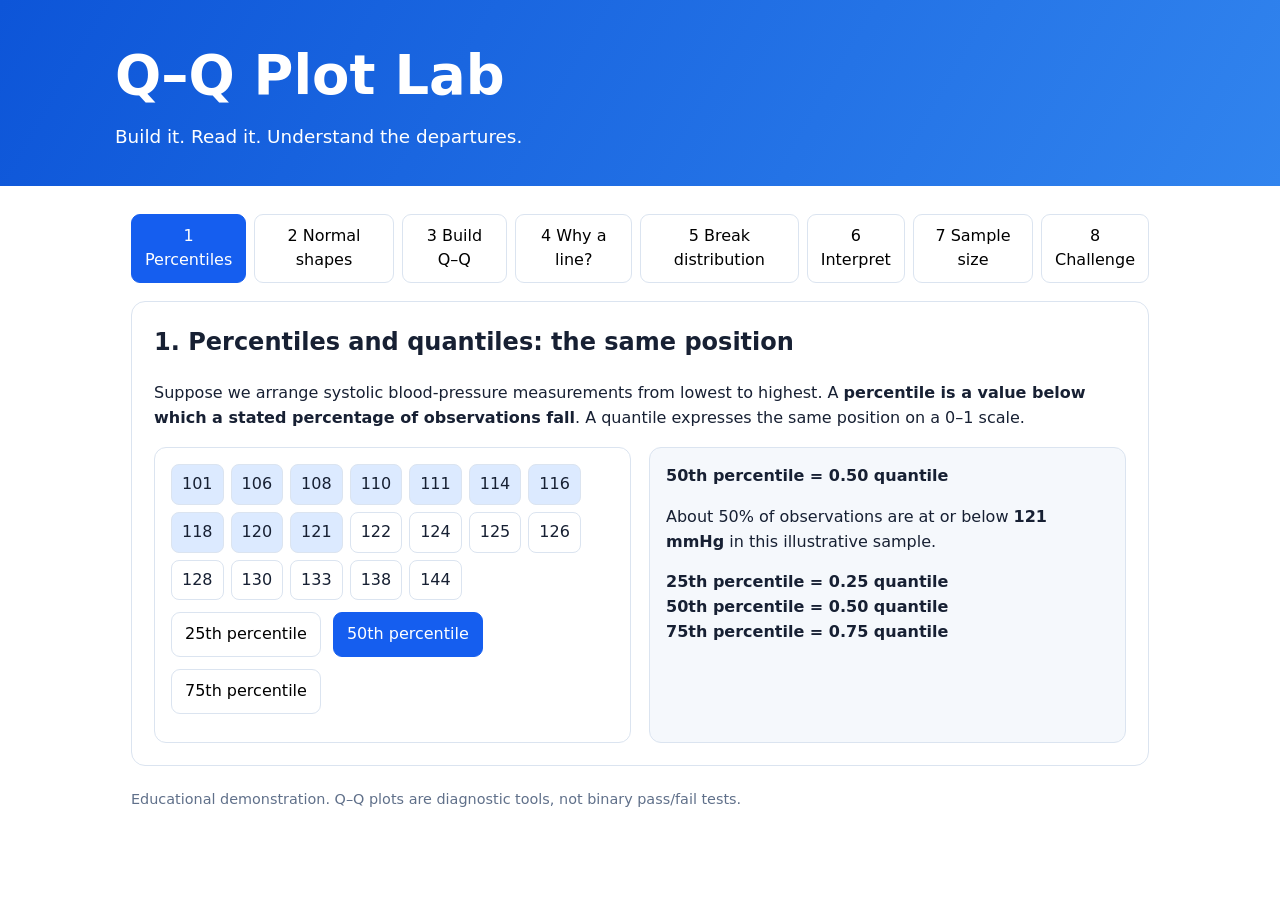
<file: qq-plot/index.html>
<!doctype html><html lang="en"><head><meta charset="utf-8"><meta name="viewport" content="width=device-width,initial-scale=1"><title>Q–Q Plot Lab</title><style>:root{--b:#155eef;--ink:#172033;--mut:#60708a;--line:#dbe4f0;--soft:#f5f8fc;--good:#14804a;--warn:#a15c00}*{box-sizing:border-box}body{margin:0;font:16px/1.55 system-ui,-apple-system,Segoe UI,sans-serif;color:var(--ink);background:#fff}header{background:linear-gradient(120deg,#0d55d8,#3184ee);color:#fff;padding:34px 20px}header>div,main{max-width:1050px;margin:auto}h1{margin:0;font-size:clamp(2rem,5vw,3.4rem)}header p{margin:.3rem 0 0;font-size:1.15rem}main{padding:24px 16px 60px}.nav{display:flex;gap:8px;overflow:auto;padding:4px 0 18px;position:sticky;top:0;background:#fff;z-index:4}.nav button,.btn,select,input{font:inherit}.nav button,.btn{border:1px solid var(--line);background:#fff;border-radius:9px;padding:9px 13px;cursor:pointer}.nav button.active,.btn.primary{background:var(--b);color:#fff;border-color:var(--b)}section{display:none;border:1px solid var(--line);border-radius:14px;padding:22px;margin-bottom:18px}section.active{display:block}h2{margin-top:0}.grid{display:grid;grid-template-columns:1fr 1fr;gap:18px}.card{border:1px solid var(--line);border-radius:12px;padding:16px;background:#fff}.soft{background:var(--soft)}.note{border-left:4px solid var(--b);padding:10px 14px;background:#eef5ff;border-radius:6px}.warn{border-left-color:#f59e0b;background:#fff8e8}.dots{display:flex;gap:7px;flex-wrap:wrap}.dotval{padding:7px 10px;border:1px solid var(--line);border-radius:8px;background:#fff}.axis{width:100%;height:auto;display:block}.controls{display:flex;gap:12px;align-items:center;flex-wrap:wrap;margin:12px 0}.controls label{font-weight:650}select,input[type=range]{padding:7px}.tbl{overflow:auto}table{border-collapse:collapse;width:100%;font-size:.92rem}th,td{border-bottom:1px solid var(--line);padding:7px 8px;text-align:right}th:first-child,td:first-child{text-align:center}tr.sel{background:#fff2bd}.answer{padding:12px;border-radius:9px;background:var(--soft);min-height:52px}.good{color:var(--good);font-weight:700}.mini{font-size:.9rem;color:var(--mut)}.shapeRow{display:grid;grid-template-columns:repeat(3,1fr);gap:12px}.shape{cursor:pointer}.shape.active{outline:3px solid #9fc2ff}.pill{display:inline-block;padding:4px 9px;border-radius:999px;background:#eaf2ff;color:#164ea6;font-weight:700}.challengeOpts label{display:block;margin:7px 0}.footer{color:var(--mut);font-size:.9rem;margin-top:22px}@media(max-width:760px){.grid,.shapeRow{grid-template-columns:1fr}.nav{position:static}section{padding:16px}}svg text{font-family:system-ui,sans-serif;fill:#334155;font-size:12px}.pt{fill:#1976e9}.ref{stroke:#64748b;stroke-width:1.5}.hi{fill:#f59e0b;stroke:#9a5b00;stroke-width:2}</style></head><body><header><div><h1>Q–Q Plot Lab</h1><p>Build it. Read it. Understand the departures.</p></div></header><main><div class="nav" id="nav"></div>
<section id="s1"><h2>1. Percentiles and quantiles: the same position</h2><p>Suppose we arrange systolic blood-pressure measurements from lowest to highest. A <b>percentile is a value below which a stated percentage of observations fall</b>. A quantile expresses the same position on a 0–1 scale.</p><div class="grid"><div class="card"><div id="bpDots" class="dots"></div><div class="controls"><button class="btn pct" data-p="25">25th percentile</button><button class="btn pct primary" data-p="50">50th percentile</button><button class="btn pct" data-p="75">75th percentile</button></div></div><div class="card soft"><div id="pctExplain"></div><p><b>25th percentile = 0.25 quantile</b><br><b>50th percentile = 0.50 quantile</b><br><b>75th percentile = 0.75 quantile</b></p></div></div></section>
<section id="s2"><h2>2. What do different distributions look like?</h2><p>Before using a Q–Q plot, compare three shapes. Click each distribution.</p><div class="shapeRow" id="shapeRow"></div><div class="answer" id="shapeExplain"></div></section>
<section id="s3"><h2>3. Build a Q–Q plot yourself</h2><p>Seeing where each dot comes from makes the plot much easier to understand.</p><div class="grid"><div><div class="card soft"><b>Raw data (unsorted)</b><div class="dots" id="raw"></div><div class="controls"><button class="btn primary" id="sortBtn">1. Sort data</button><button class="btn" id="positionsBtn" disabled>2. Add positions</button><button class="btn" id="normalBtn" disabled>3. Find normal quantiles</button></div></div><div class="tbl"><table><thead><tr><th>i</th><th>Observed</th><th>Percentile position</th><th>Theoretical normal quantile</th></tr></thead><tbody id="buildTable"></tbody></table></div><div class="note"><b>Plotting position:</b> p = (i − 0.5) / n. Different software can use slightly different conventions.</div></div><div><div class="answer" id="pointExplain">Complete the three preparation steps, then select points.</div><svg id="buildPlot" class="axis" viewBox="0 0 470 350" aria-label="Q-Q plot"></svg><div class="controls"><button class="btn" id="prevPt" disabled>Previous point</button><button class="btn primary" id="nextPt" disabled>Next point</button><button class="btn" id="allPt" disabled>Plot all points</button></div></div></div></section>
<section id="s4"><h2>4. Why does normal data produce a straight pattern?</h2><div class="grid"><div class="card"><p>For a normal-shaped sample, low, middle and high observed quantiles change in approximately the same systematic way as theoretical normal quantiles.</p><p><span class="pill">low ↔ low</span> <span class="pill">middle ↔ middle</span> <span class="pill">high ↔ high</span></p><p>Because the two sets of quantiles move together approximately linearly, the Q–Q points follow an approximately straight pattern.</p></div><div><svg id="whyPlot" class="axis" viewBox="0 0 470 330"></svg></div></div><div class="note warn"><b>Important:</b> a random sample from a truly normal population is not expected to make a perfectly straight line.</div></section>
<section id="s5"><h2>5. Break the distribution</h2><p>Change the data-generating distribution and watch the histogram and Q–Q plot change together.</p><div class="controls"><label>Distribution <select id="dist"><option value="normal">Normal</option><option value="right">Right skew</option><option value="left">Left skew</option><option value="heavy">Heavy tails</option><option value="light">Light tails</option><option value="outlier">One outlier</option><option value="mixture">Mixture</option></select></label><label>Sample size <select id="n"><option>20</option><option selected>50</option><option>200</option><option>1000</option></select></label><button class="btn primary" id="regen">Generate new sample</button></div><div class="grid"><div><h3>Observed distribution</h3><svg id="hist" class="axis" viewBox="0 0 470 320"></svg></div><div><h3>Normal Q–Q plot</h3><svg id="exploreQQ" class="axis" viewBox="0 0 470 320"></svg></div></div><div class="answer" id="distExplain"></div></section>
<section id="s6"><h2>6. Interpret the departures</h2><p>Use the same generated sample. Select a region of the Q–Q plot and see which observations it represents.</p><div class="controls"><button class="btn region" data-r="lower">Lower tail</button><button class="btn region primary" data-r="centre">Centre</button><button class="btn region" data-r="upper">Upper tail</button></div><div class="grid"><svg id="regionQQ" class="axis" viewBox="0 0 470 320"></svg><div class="card soft" id="regionExplain"></div></div></section>
<section id="s7"><h2>7. Sample-size experiment</h2><p>Keep the population normal and change only the number of observations. Generate repeated samples to see sampling variation.</p><div class="controls" id="nBtns"><button class="btn" data-n="10">n = 10</button><button class="btn" data-n="20">20</button><button class="btn primary" data-n="50">50</button><button class="btn" data-n="200">200</button><button class="btn" data-n="1000">1,000</button><button class="btn primary" id="newNormal">Generate another sample</button></div><svg id="sampleQQ" class="axis" viewBox="0 0 650 360"></svg><div class="note">The population is normal in every case. What changes is the random sample. Small samples, especially their tails, can look surprisingly irregular.</div></section>
<section id="s8"><h2>8. Challenge me</h2><p>Look at the Q–Q plot only. Which distribution most likely generated it?</p><div class="grid"><svg id="challengeQQ" class="axis" viewBox="0 0 470 330"></svg><div><div class="challengeOpts" id="challengeOpts"></div><div class="controls"><button class="btn primary" id="check">Check answer</button><button class="btn" id="newChallenge">New plot</button></div><div class="answer" id="feedback">Choose an interpretation.</div></div></div></section>
<p class="footer">Educational demonstration. Q–Q plots are diagnostic tools, not binary pass/fail tests.</p></main><script>(()=>{const S=[...document.querySelectorAll('section')],nav=document.getElementById('nav');S.forEach((s,i)=>{let b=document.createElement('button');b.textContent=(i+1)+' '+['Percentiles','Normal shapes','Build Q–Q','Why a line?','Break distribution','Interpret','Sample size','Challenge'][i];b.onclick=()=>show(i);nav.appendChild(b)});function show(i){S.forEach((s,j)=>s.classList.toggle('active',i===j));[...nav.children].forEach((b,j)=>b.classList.toggle('active',i===j));scrollTo({top:document.querySelector('header').offsetHeight,behavior:'smooth'})}show(0);
const bp=[101,106,108,110,111,114,116,118,120,121,122,124,125,126,128,130,133,138,144];function pct(p){document.querySelectorAll('.pct').forEach(b=>b.classList.toggle('primary',+b.dataset.p===p));let idx=Math.round((p/100)*(bp.length-1)),v=bp[idx];document.getElementById('pctExplain').innerHTML=`<b>${p}th percentile = ${(p/100).toFixed(2)} quantile</b><p>About ${p}% of observations are at or below <b>${v} mmHg</b> in this illustrative sample.</p>`;document.querySelectorAll('#bpDots span').forEach((x,i)=>x.style.background=i<=idx?'#dceaff':'#fff')}document.getElementById('bpDots').innerHTML=bp.map(x=>`<span class="dotval">${x}</span>`).join('');document.querySelectorAll('.pct').forEach(b=>b.onclick=()=>pct(+b.dataset.p));pct(50);
const shapes={normal:['Normal','Symmetric: most values are near the centre, with progressively fewer toward both tails.'],right:['Right-skewed','Many observations are lower, while a smaller number extend much farther toward high values.'],heavy:['Heavy-tailed','The distribution is symmetric but produces extreme values more often than a normal distribution.']};function densitySVG(k){let pts=[];for(let i=0;i<=100;i++){let x=(i-50)/15,y=k==='normal'?Math.exp(-x*x/2):k==='right'?(x>-2.2?Math.exp(-Math.max(0,x+1.2)*.8)*(1/(1+Math.exp(-5*(x+1.2)))):0):.72*Math.exp(-x*x/2)+.28/(1+x*x);pts.push(`${15+i*2.4},${105-y*80}`)}return `<svg viewBox="0 0 270 125" class="axis"><line x1="12" y1="105" x2="258" y2="105" stroke="#94a3b8"/><polyline points="${pts.join(' ')}" fill="none" stroke="#1976e9" stroke-width="3"/></svg>`}let sr=document.getElementById('shapeRow');Object.entries(shapes).forEach(([k,v])=>{let d=document.createElement('div');d.className='card shape';d.innerHTML=`<b>${v[0]}</b>${densitySVG(k)}`;d.onclick=()=>{document.querySelectorAll('.shape').forEach(x=>x.classList.remove('active'));d.classList.add('active');document.getElementById('shapeExplain').innerHTML=`<b>${v[0]}:</b> ${v[1]}`};sr.appendChild(d)});sr.firstChild.click();
function invNorm(p){const a=[-39.6968302866538,220.946098424521,-275.928510446969,138.357751867269,-30.6647980661472,2.50662827745924],b=[-54.4760987982241,161.585836858041,-155.698979859887,66.8013118877197,-13.2806815528857],c=[-.00778489400243029,-.322396458041136,-2.40075827716184,-2.54973253934373,4.37466414146497,2.93816398269878],d=[.00778469570904146,.32246712907004,2.445134137143,3.75440866190742],pl=.02425,ph=1-pl;let q,r;if(p<pl){q=Math.sqrt(-2*Math.log(p));return (((((c[0]*q+c[1])*q+c[2])*q+c[3])*q+c[4])*q+c[5])/((((d[0]*q+d[1])*q+d[2])*q+d[3])*q+1)}if(p>ph){q=Math.sqrt(-2*Math.log(1-p));return -(((((c[0]*q+c[1])*q+c[2])*q+c[3])*q+c[4])*q+c[5])/((((d[0]*q+d[1])*q+d[2])*q+d[3])*q+1)}q=p-.5;r=q*q;return (((((a[0]*r+a[1])*r+a[2])*r+a[3])*r+a[4])*r+a[5])*q/(((((b[0]*r+b[1])*r+b[2])*r+b[3])*r+b[4])*r+1)}function qq(data){let y=[...data].sort((a,b)=>a-b),n=y.length;return y.map((v,i)=>({x:invNorm((i+.5)/n),y:v,i}))}function svgQQ(el,data,highlight=null){let q=qq(data),xs=q.map(d=>d.x),ys=q.map(d=>d.y),xmin=Math.min(...xs),xmax=Math.max(...xs),ymin=Math.min(...ys),ymax=Math.max(...ys),px=x=>50+(x-xmin)/(xmax-xmin||1)*380,py=y=>275-(y-ymin)/(ymax-ymin||1)*225;let x1=q[0],x2=q[q.length-1];el.innerHTML=`<line x1="50" y1="275" x2="440" y2="275" stroke="#94a3b8"/><line x1="50" y1="35" x2="50" y2="275" stroke="#94a3b8"/><line class="ref" x1="${px(x1.x)}" y1="${py(x1.y)}" x2="${px(x2.x)}" y2="${py(x2.y)}"/><text x="210" y="310">Theoretical normal quantile</text><text x="8" y="150" transform="rotate(-90 8 150)">Observed value</text>`+q.map((d,i)=>`<circle class="${highlight&&highlight(i,q.length)?'hi':'pt'}" cx="${px(d.x)}" cy="${py(d.y)}" r="${q.length>250?2:4}"/>`).join('')}
const raw=[12,17,10,14,21,16,13,11,18],ord=[...raw].sort((a,b)=>a-b);document.getElementById('raw').innerHTML=raw.map(x=>`<span class="dotval">${x}</span>`).join('');let stage=0,pt=0;function buildTable(){document.getElementById('buildTable').innerHTML=ord.map((v,i)=>`<tr class="${i===pt&&stage>=3?'sel':''}"><td>${i+1}</td><td>${v}</td><td>${stage>=2?(((i+.5)/9)*100).toFixed(1)+'%':'—'}</td><td>${stage>=3?invNorm((i+.5)/9).toFixed(2):'—'}</td></tr>`).join('')}function buildPlot(){let q=qq(ord),subset=q.slice(0,stage>=4?pt+1:0);let fake=subset.length?subset.map(d=>d.y):ord;svgQQ(document.getElementById('buildPlot'),ord,(i)=>stage>=4&&i===pt);if(stage<4)document.getElementById('buildPlot').querySelectorAll('circle').forEach(c=>c.remove())}buildTable();buildPlot();document.getElementById('sortBtn').onclick=()=>{stage=1;document.getElementById('positionsBtn').disabled=false;document.getElementById('sortBtn').textContent='✓ Data sorted';document.getElementById('raw').innerHTML=ord.map(x=>`<span class="dotval">${x}</span>`).join('')};document.getElementById('positionsBtn').onclick=()=>{stage=2;buildTable();document.getElementById('normalBtn').disabled=false;document.getElementById('positionsBtn').textContent='✓ Positions added'};document.getElementById('normalBtn').onclick=()=>{stage=3;buildTable();['prevPt','nextPt','allPt'].forEach(id=>document.getElementById(id).disabled=false);document.getElementById('normalBtn').textContent='✓ Normal quantiles found';pointExplain()};function pointExplain(){let p=(pt+.5)/9,z=invNorm(p);document.getElementById('pointExplain').innerHTML=`Observation <b>${ord[pt]}</b> is at approximately the <b>${(p*100).toFixed(1)}%</b> position. The theoretical standard-normal value at that same position is <b>${z.toFixed(2)}</b>.<br>So this Q–Q point is <b>(${z.toFixed(2)}, ${ord[pt]})</b>.`;stage=4;buildTable();buildPlot()}document.getElementById('nextPt').onclick=()=>{pt=Math.min(8,pt+1);pointExplain()};document.getElementById('prevPt').onclick=()=>{pt=Math.max(0,pt-1);pointExplain()};document.getElementById('allPt').onclick=()=>{pt=8;stage=4;buildTable();svgQQ(document.getElementById('buildPlot'),ord);document.getElementById('pointExplain').innerHTML='<b>All nine pairs are now plotted.</b> Each dot compares the observed value with the theoretical normal quantile at the same ordered position.'};svgQQ(document.getElementById('whyPlot'),[-1.5,-1.05,-.72,-.38,-.1,.18,.43,.78,1.16,1.62].map(x=>120+12*x));
function randn(){let u=0,v=0;while(!u)u=Math.random();while(!v)v=Math.random();return Math.sqrt(-2*Math.log(u))*Math.cos(2*Math.PI*v)}function sample(kind,n){let a=[];for(let i=0;i<n;i++){let x;if(kind==='normal')x=randn();if(kind==='right')x=Math.exp(randn()*.65);if(kind==='left')x=-Math.exp(randn()*.65);if(kind==='heavy'){let z=randn(),chi=0;for(let j=0;j<3;j++){let t=randn();chi+=t*t}x=z/Math.sqrt(chi/3)}if(kind==='light')x=(Math.random()*2-1)*Math.sqrt(3);if(kind==='outlier')x=randn();if(kind==='mixture')x=randn()*.65+(Math.random()<.45?2:-2);a.push(x)}if(kind==='outlier')a[Math.floor(Math.random()*n)]+=6;return a}let current=[];const expl={normal:'The points fluctuate around an approximately straight pattern. Random normal samples are not perfectly straight.',right:'The upper observed quantiles become increasingly large relative to normal quantiles, creating systematic curvature.',left:'The lower tail extends farther than a normal distribution predicts, producing curvature in the opposite direction.',heavy:'Both tails contain more extreme observations than expected under normality, while the centre can remain relatively close.',light:'The tails are less extreme than expected under normality, producing inward tail departures.',outlier:'Most quantiles follow the general pattern, while one extreme observation creates an isolated departure.',mixture:'Two underlying groups can create a more complex bend because one normal reference distribution cannot reproduce the combined shape.'};function hist(el,data){let min=Math.min(...data),max=Math.max(...data),bins=18,c=Array(bins).fill(0);data.forEach(x=>c[Math.min(bins-1,Math.floor((x-min)/(max-min||1)*bins))]++);let m=Math.max(...c);el.innerHTML=`<line x1="45" y1="275" x2="445" y2="275" stroke="#94a3b8"/>`+c.map((v,i)=>`<rect x="${48+i*21}" y="${270-v/m*210}" width="18" height="${v/m*210}" fill="#72a8ee"/>`).join('')+`<text x="190" y="310">Observed values</text>`}function regen(){let k=document.getElementById('dist').value,n=+document.getElementById('n').value;current=sample(k,n);hist(document.getElementById('hist'),current);svgQQ(document.getElementById('exploreQQ'),current);document.getElementById('distExplain').innerHTML='<b>'+document.getElementById('dist').selectedOptions[0].text+':</b> '+expl[k];region('centre')}document.getElementById('regen').onclick=regen;document.getElementById('dist').onchange=regen;document.getElementById('n').onchange=regen;regen();function region(r){document.querySelectorAll('.region').forEach(b=>b.classList.toggle('primary',b.dataset.r===r));let f=(i,n)=>r==='lower'?i<n*.2:r==='upper'?i>=n*.8:i>=n*.2&&i<n*.8;svgQQ(document.getElementById('regionQQ'),current,f);let k=document.getElementById('dist').value,txt=r==='centre'?'These are the middle 60% of ordered observations. Compare how closely the centre follows the reference pattern with what happens in the tails.':r==='lower'?'These are the smallest 20% of observations. A systematic departure here means the lower tail differs from what the normal reference predicts.':'These are the largest 20% of observations. A systematic departure here means the upper tail differs from what the normal reference predicts.';document.getElementById('regionExplain').innerHTML=`<b>${r[0].toUpperCase()+r.slice(1)}:</b><p>${txt}</p><p><b>Current distribution:</b> ${expl[k]}</p>`}document.querySelectorAll('.region').forEach(b=>b.onclick=()=>region(b.dataset.r));
let sn=50;function samplePlot(){svgQQ(document.getElementById('sampleQQ'),sample('normal',sn))}document.querySelectorAll('#nBtns [data-n]').forEach(b=>b.onclick=()=>{sn=+b.dataset.n;document.querySelectorAll('#nBtns [data-n]').forEach(x=>x.classList.toggle('primary',x===b));samplePlot()});document.getElementById('newNormal').onclick=samplePlot;samplePlot();
const opts=[['normal','Approximately normal'],['right','Right skew'],['left','Left skew'],['heavy','Heavy tails'],['outlier','Outlier'],['mixture','Mixture']];let truth='';function challenge(){truth=opts[Math.floor(Math.random()*opts.length)][0];svgQQ(document.getElementById('challengeQQ'),sample(truth,60));document.getElementById('challengeOpts').innerHTML=opts.map(([k,l])=>`<label><input type="radio" name="ch" value="${k}"> ${l}</label>`).join('');document.getElementById('feedback').textContent='Choose an interpretation.'}document.getElementById('check').onclick=()=>{let a=document.querySelector('input[name=ch]:checked');if(!a)return;document.getElementById('feedback').innerHTML=a.value===truth?`<span class="good">Correct.</span> ${expl[truth]}`:`<b>Not this time.</b> The generating pattern was <b>${opts.find(x=>x[0]===truth)[1]}</b>. ${expl[truth]}`};document.getElementById('newChallenge').onclick=challenge;challenge();})();</script></body></html>
</file>
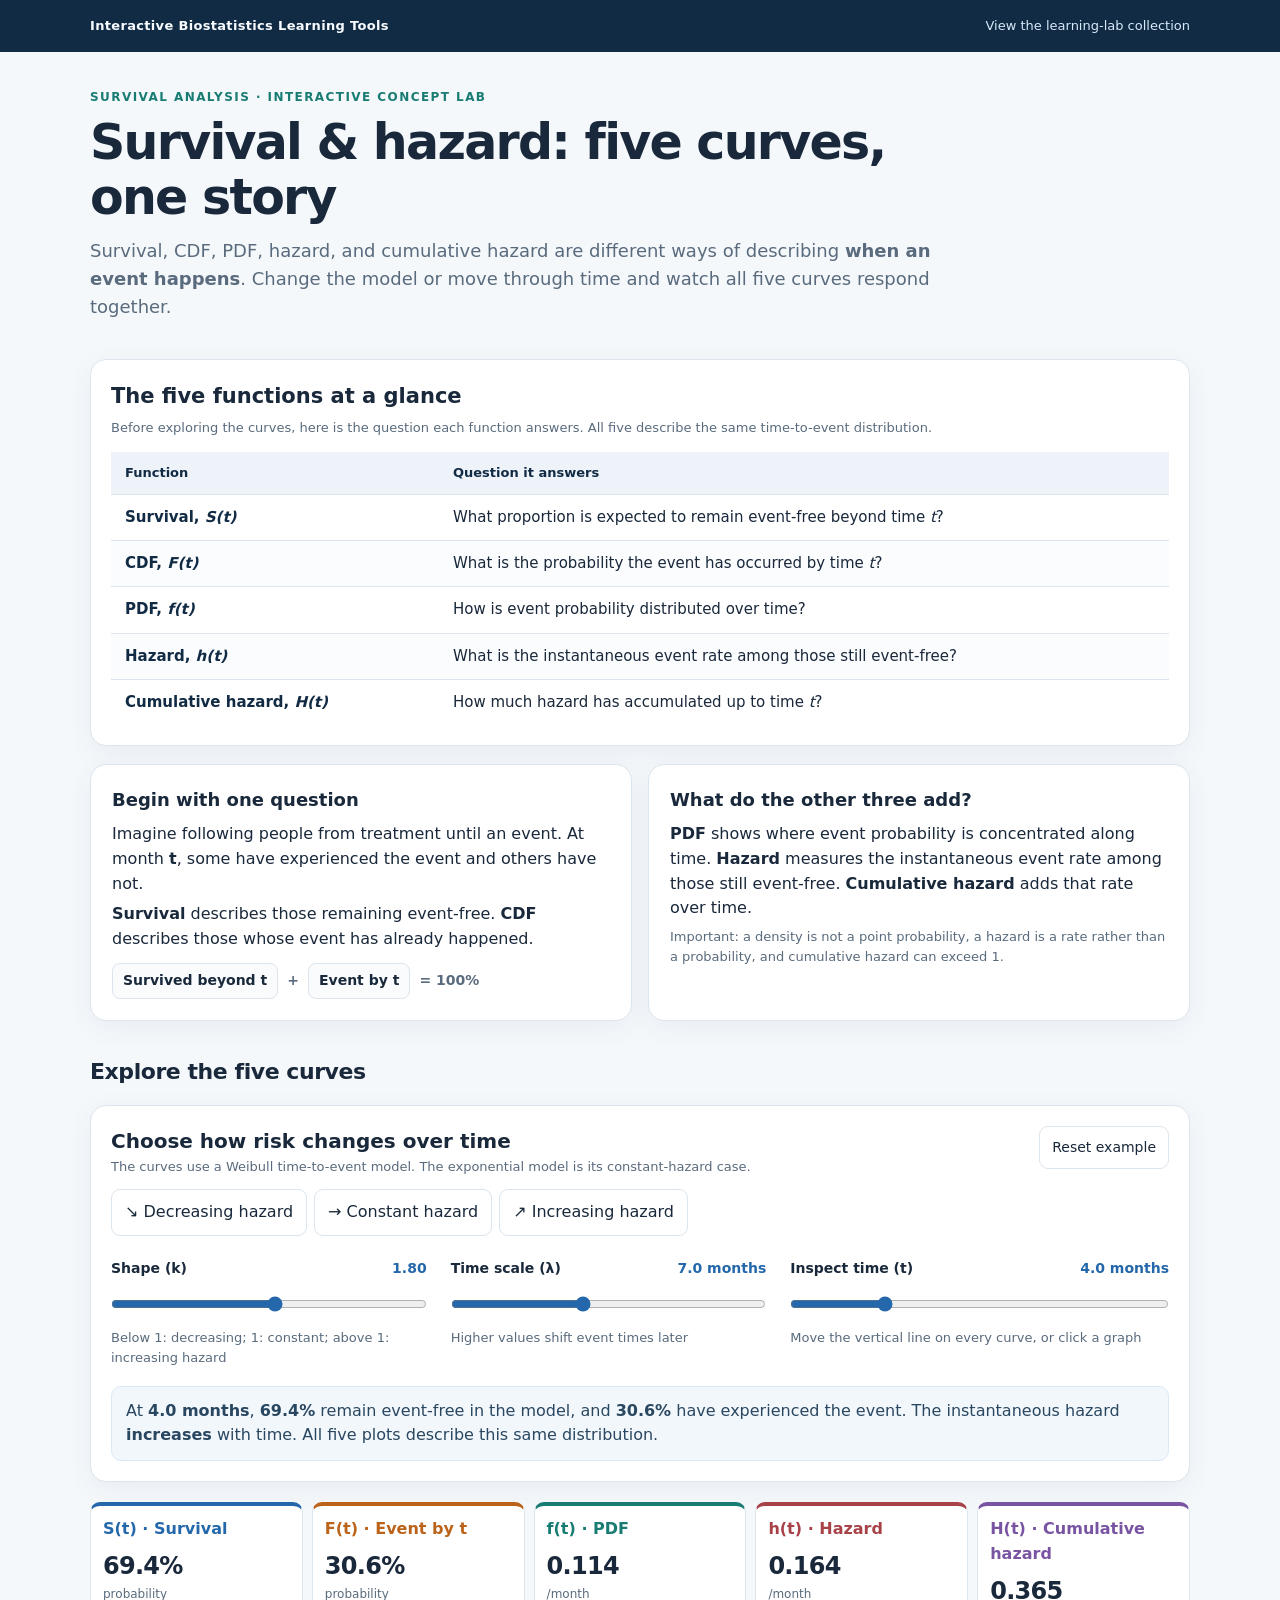
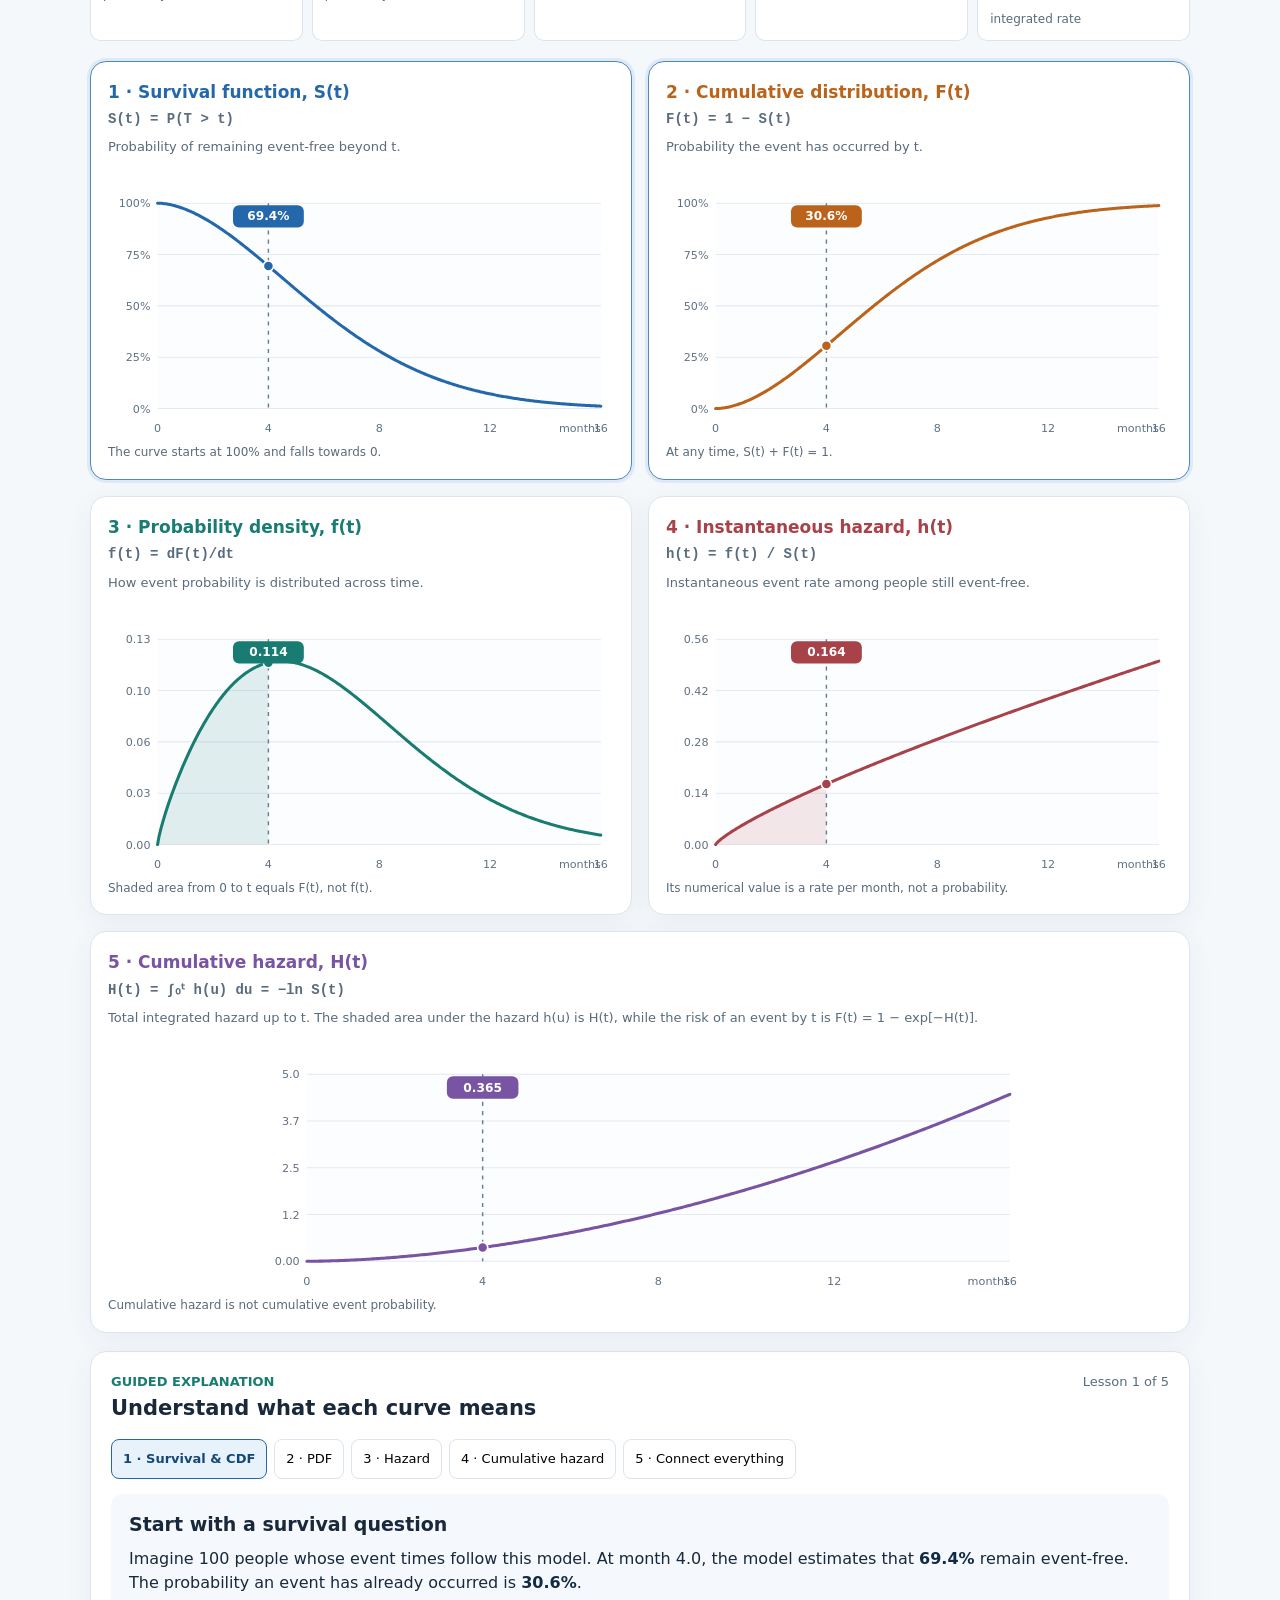
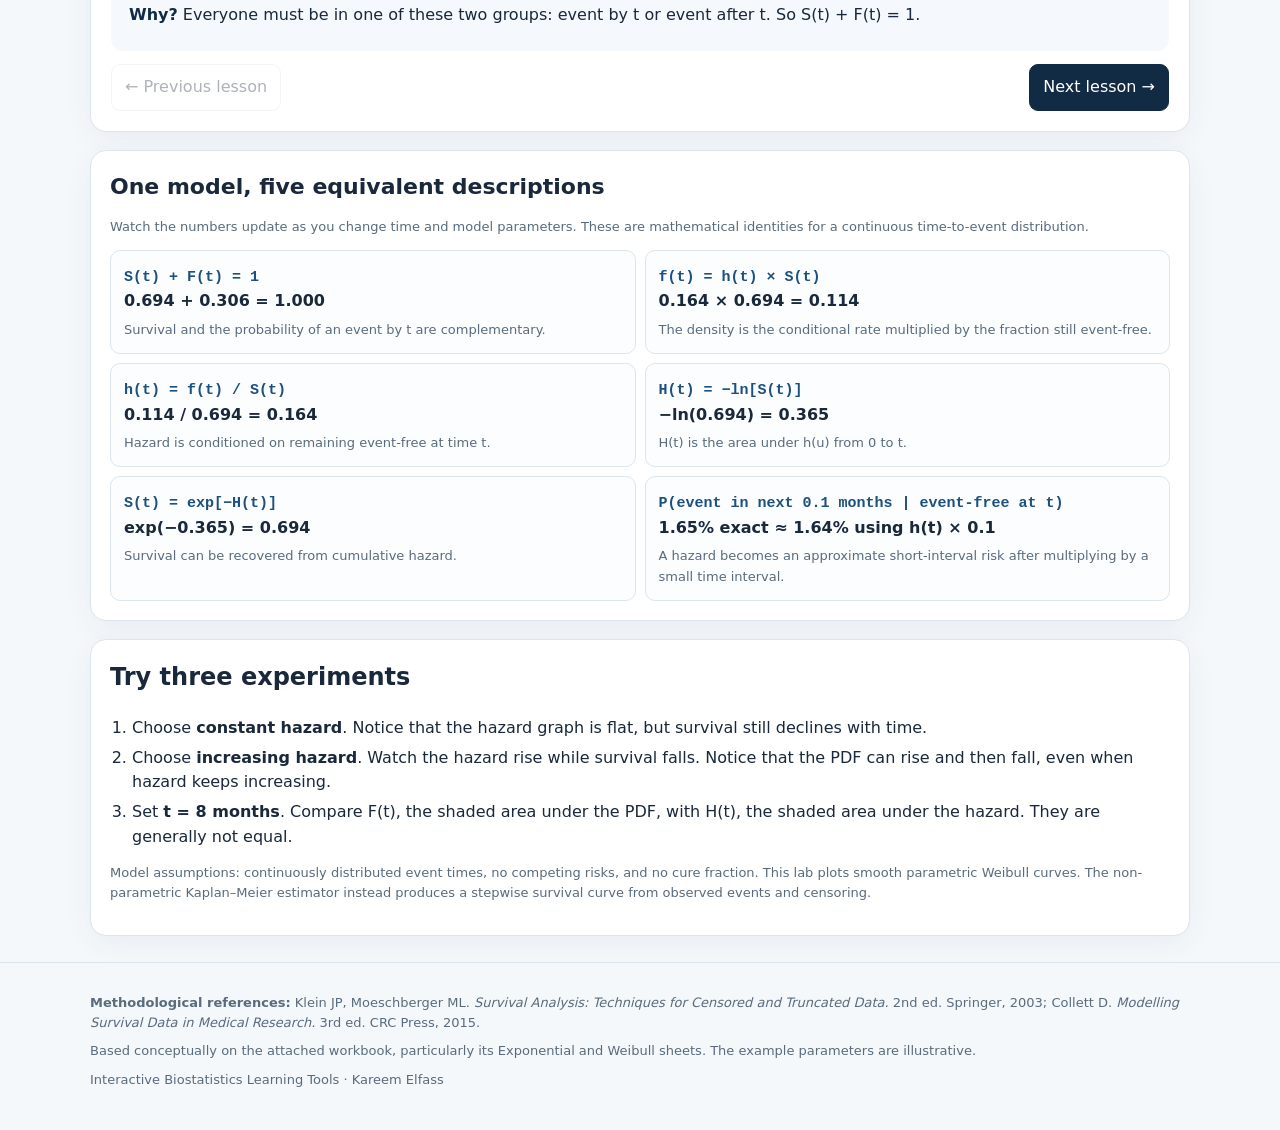
<file: survival-hazard/index.html>
<!doctype html>
<html lang="en">
<head>
<meta charset="utf-8">
<meta name="viewport" content="width=device-width, initial-scale=1">
<meta name="description" content="An interactive learning lab connecting survival, the cumulative distribution function, probability density, instantaneous hazard, and cumulative hazard.">
<title>Survival & Hazard | Interactive Biostatistics Learning Tools</title>
<style>
:root{--ink:#19283a;--muted:#596b7d;--line:#dce5ed;--background:#f5f8fb;--panel:#fff;--navy:#122b44;--blue:#2468ab;--blue-bg:#e8f2fb;--orange:#bb631a;--orange-bg:#fff2df;--teal:#187c73;--teal-bg:#e3f5f1;--purple:#7854a2;--purple-bg:#f2eafb;--red:#a84249;--shadow:0 7px 28px rgba(22,43,67,.055)}
*{box-sizing:border-box}html{scroll-behavior:smooth}body{margin:0;background:var(--background);color:var(--ink);font:16px/1.55 system-ui,-apple-system,Segoe UI,Roboto,sans-serif}
a{color:var(--blue)}a:focus-visible,button:focus-visible,input:focus-visible{outline:3px solid #dc994d;outline-offset:3px}
.container{max-width:1140px;margin:auto;padding:0 20px}.top{background:var(--navy);color:#f8fcff;padding:16px 0}.top .container{display:flex;align-items:center;justify-content:space-between;gap:14px;flex-wrap:wrap}.brand{font-size:13px;font-weight:650;letter-spacing:.025em}.top a{color:#d6eafa;text-decoration:none;font-size:13px}
.hero{padding:36px 0 16px}.eyebrow{color:var(--teal);font-size:12px;font-weight:800;text-transform:uppercase;letter-spacing:.12em}.hero h1{font-size:clamp(30px,5vw,49px);line-height:1.13;letter-spacing:-.035em;max-width:830px;margin:8px 0 12px}.lead{font-size:18px;color:var(--muted);max-width:880px;margin:0 0 22px}.intro{display:grid;grid-template-columns:1fr 1fr;gap:16px}.surface{background:var(--panel);border:1px solid var(--line);border-radius:16px;box-shadow:var(--shadow)}.intro .surface{padding:21px}.surface h2,.surface h3{margin-top:0}.intro h2{font-size:18px;margin:0 0 8px}.intro p{margin:6px 0}.foundation{display:flex;align-items:center;gap:9px;flex-wrap:wrap;margin-top:11px;font-size:14px}.pill{padding:6px 10px;border:1px solid var(--line);border-radius:8px;background:#f9fbfd;font-weight:650}.arrow{color:var(--muted);font-weight:700}.small{font-size:13px;color:var(--muted)}.section-label{margin:34px 0 12px;font-size:22px;letter-spacing:-.02em}.controls{padding:20px;margin:16px 0 18px}.control-head{display:flex;align-items:flex-start;justify-content:space-between;gap:16px;flex-wrap:wrap}.control-head h2{margin:0;font-size:20px}.presets{display:flex;gap:7px;flex-wrap:wrap;margin:12px 0 22px}.preset,.nav-btn,.reset{font:inherit;cursor:pointer;border:1px solid var(--line);border-radius:9px;padding:10px 13px;min-height:43px;background:#fff;color:var(--ink)}.preset[aria-pressed="true"]{color:#fff;background:var(--navy);border-color:var(--navy)}.reset{font-size:14px;padding:8px 12px}.sliders{display:grid;grid-template-columns:1fr 1fr 1.2fr;gap:24px}.control label{display:flex;justify-content:space-between;font-size:14px;font-weight:700;gap:10px}.control output{color:var(--blue);font-variant-numeric:tabular-nums}.control input{width:100%;accent-color:var(--blue);cursor:pointer;min-height:32px;margin:9px 0 0}.control .small{display:block}.narrative{margin-top:17px;background:#f2f7fc;border:1px solid #dceaf7;padding:12px 14px;border-radius:10px;color:#294760}.metrics{display:grid;grid-template-columns:repeat(5,minmax(0,1fr));gap:9px;margin:20px 0}.metric{border:1px solid var(--line);border-top:4px solid var(--tone);padding:11px 12px;background:#fff;border-radius:10px;min-width:0}.metric .symbol{font-size:16px;font-weight:750;color:var(--tone)}.metric .value{font-size:clamp(18px,2.2vw,24px);font-weight:780;letter-spacing:-.03em;font-variant-numeric:tabular-nums;margin:6px 0 0;overflow-wrap:anywhere}.metric .units{font-size:12px;color:var(--muted)}.graph-grid{display:grid;grid-template-columns:repeat(2,minmax(0,1fr));gap:16px}.graph-card{padding:17px;min-width:0;scroll-margin-top:20px;transition:border-color .12s,box-shadow .12s}.graph-card.focus{border-color:#5685b9;box-shadow:0 0 0 3px #dceaf7}.graph-head{display:flex;justify-content:space-between;align-items:flex-start;gap:12px}.graph-name{font-size:17px;font-weight:750;margin:0}.graph-formula{font:600 14px/1.6 ui-monospace,SFMono-Regular,Consolas,monospace;color:var(--muted);margin-top:3px}.graph-desc{font-size:13px;color:var(--muted);margin-top:7px;min-height:40px}.graph-svg{display:block;width:100%;height:auto;margin-top:7px;cursor:crosshair;touch-action:pan-y}.graph-note{font-size:12px;color:var(--muted);min-height:18px}.graph-wide{grid-column:span 2}.graph-wide .graph-svg{max-height:235px}.guide{margin:18px 0;padding:20px}.guide-head{display:flex;align-items:flex-start;justify-content:space-between;gap:16px;flex-wrap:wrap}.guide h2{font-size:21px;margin:0}.lesson-kicker{font-size:13px;font-weight:800;color:var(--teal)}.guide-nav{display:flex;gap:7px;flex-wrap:wrap;margin:15px 0}.guide-nav button{font:inherit;border:1px solid var(--line);padding:7px 11px;background:#fff;border-radius:8px;cursor:pointer;font-size:13px;min-height:40px}.guide-nav button[aria-current="step"]{background:var(--blue-bg);border-color:var(--blue);font-weight:700;color:#144778}.lesson-body{background:#f5f9fd;border-radius:12px;padding:16px 18px;min-height:130px}.lesson-body h3{margin:0 0 7px;font-size:19px}.lesson-body p{margin:7px 0}.lesson-body strong{color:var(--navy)}.lesson-arrows{display:flex;justify-content:space-between;gap:8px;margin-top:13px}.nav-btn.primary{background:var(--navy);color:white;border-color:var(--navy)}.nav-btn:disabled{opacity:.35;cursor:not-allowed}.relations{padding:19px;margin:18px 0}.relations h2{font-size:22px;margin:0 0 8px}.relations-grid{display:grid;grid-template-columns:repeat(2,1fr);gap:9px}.relation{border:1px solid var(--line);border-radius:10px;padding:13px;background:#fcfdff}.relation code{font-size:15px;font-weight:750;color:#1b507f;white-space:normal}.relation p{margin:6px 0 0;font-size:13px;color:var(--muted)}.try{padding:19px;margin:18px 0 26px}.try ol{margin:8px 0;padding-left:22px}.try li{margin:5px 0}.footer{border-top:1px solid var(--line);padding:22px 0 34px;color:var(--muted);font-size:13px}.footer p{margin:8px 0}.sr-only{position:absolute;width:1px;height:1px;overflow:hidden;clip:rect(0,0,0,0);white-space:nowrap}
.overview{padding:20px;margin:0 0 18px}.overview h2{font-size:21px;margin:0 0 5px}.overview .small{margin:0 0 14px}.overview-scroll{overflow-x:auto}.overview-table{border-collapse:collapse;width:100%;min-width:510px;font-size:15px}.overview-table th,.overview-table td{text-align:left;padding:11px 14px;border-bottom:1px solid var(--line);vertical-align:top}.overview-table thead th{background:#edf3f9;color:var(--navy);font-size:13px}.overview-table tbody th{white-space:nowrap;font-weight:700;color:var(--navy);width:31%}.overview-table tbody tr:last-child th,.overview-table tbody tr:last-child td{border-bottom:0}.overview-table tbody tr:nth-child(even){background:#fbfcfe}
@media(max-width:800px){.intro,.sliders,.graph-grid,.relations-grid{grid-template-columns:1fr}.graph-wide{grid-column:auto}.metrics{grid-template-columns:repeat(2,minmax(0,1fr))}.metric:last-child{grid-column:span 2}.graph-desc{min-height:0}.sliders{gap:17px}}@media(max-width:380px){.container{padding:0 12px}.metric .value{font-size:20px}.graph-card,.guide,.relations,.controls{padding:13px}.hero{padding-top:22px}.intro .surface{padding:15px}}@media(prefers-reduced-motion:reduce){html{scroll-behavior:auto}*{transition:none!important}}
</style>
</head>
<body>
<header class="top"><div class="container"><div class="brand">Interactive Biostatistics Learning Tools</div><a href="https://github.com/kareemelfass/Interactive-Biostatistics-Learning-Tools">View the learning-lab collection</a></div></header>
<main class="container">
<section class="hero">
<div class="eyebrow">Survival analysis · Interactive concept lab</div>
<h1>Survival & hazard: five curves, one story</h1>
<p class="lead">Survival, CDF, PDF, hazard, and cumulative hazard are different ways of describing <strong>when an event happens</strong>. Change the model or move through time and watch all five curves respond together.</p>
</section>
<section class="surface overview" aria-labelledby="overview-title">
<h2 id="overview-title">The five functions at a glance</h2>
<p class="small">Before exploring the curves, here is the question each function answers. All five describe the same time-to-event distribution.</p>
<div class="overview-scroll">
<table class="overview-table">
<thead><tr><th scope="col">Function</th><th scope="col">Question it answers</th></tr></thead>
<tbody>
<tr><th scope="row">Survival, <i>S(t)</i></th><td>What proportion is expected to remain event-free beyond time <i>t</i>?</td></tr>
<tr><th scope="row">CDF, <i>F(t)</i></th><td>What is the probability the event has occurred by time <i>t</i>?</td></tr>
<tr><th scope="row">PDF, <i>f(t)</i></th><td>How is event probability distributed over time?</td></tr>
<tr><th scope="row">Hazard, <i>h(t)</i></th><td>What is the instantaneous event rate among those still event-free?</td></tr>
<tr><th scope="row">Cumulative hazard, <i>H(t)</i></th><td>How much hazard has accumulated up to time <i>t</i>?</td></tr>
</tbody>
</table>
</div>
</section>
<section class="intro" aria-label="Introduction">
<div class="surface"><h2>Begin with one question</h2><p>Imagine following people from treatment until an event. At month <strong>t</strong>, some have experienced the event and others have not.</p><p><strong>Survival</strong> describes those remaining event-free. <strong>CDF</strong> describes those whose event has already happened.</p><div class="foundation"><span class="pill">Survived beyond t</span><span class="arrow">+</span><span class="pill">Event by t</span><span class="arrow">= 100%</span></div></div>
<div class="surface"><h2>What do the other three add?</h2><p><strong>PDF</strong> shows where event probability is concentrated along time. <strong>Hazard</strong> measures the instantaneous event rate among those still event-free. <strong>Cumulative hazard</strong> adds that rate over time.</p><p class="small">Important: a density is not a point probability, a hazard is a rate rather than a probability, and cumulative hazard can exceed 1.</p></div>
</section>
<h2 class="section-label" id="explore">Explore the five curves</h2>
<section class="surface controls" aria-label="Simulation controls">
<div class="control-head"><div><h2>Choose how risk changes over time</h2><div class="small">The curves use a Weibull time-to-event model. The exponential model is its constant-hazard case.</div></div><button type="button" class="reset" id="reset">Reset example</button></div>
<div class="presets" aria-label="Hazard shape examples"><button type="button" class="preset" data-shape="0.65" aria-pressed="false">↘ Decreasing hazard</button><button type="button" class="preset" data-shape="1" aria-pressed="false">→ Constant hazard</button><button type="button" class="preset" data-shape="2" aria-pressed="false">↗ Increasing hazard</button></div>
<div class="sliders">
<div class="control"><label for="shape">Shape (k) <output id="shape-out" for="shape">1.80</output></label><input id="shape" type="range" min="0.5" max="3" step="0.05" value="1.8"><span class="small">Below 1: decreasing; 1: constant; above 1: increasing hazard</span></div>
<div class="control"><label for="scale">Time scale (λ) <output id="scale-out" for="scale">7.0 months</output></label><input id="scale" type="range" min="2" max="14" step="0.5" value="7"><span class="small">Higher values shift event times later</span></div>
<div class="control"><label for="time">Inspect time (t) <output id="time-out" for="time">4.0 months</output></label><input id="time" type="range" min="0.2" max="16" step="0.1" value="4"><span class="small">Move the vertical line on every curve, or click a graph</span></div>
</div>
<div id="narrative" class="narrative" aria-live="polite"></div>
</section>
<section aria-label="Five linked values"><div id="metrics" class="metrics" aria-live="polite"></div></section>
<section class="graph-grid" aria-label="Five linked interactive plots">
<article class="surface graph-card" data-key="S" id="graph-S"><div class="graph-head"><div><h3 class="graph-name" style="color:var(--blue)">1 · Survival function, S(t)</h3><div class="graph-formula">S(t) = P(T &gt; t)</div></div></div><p class="graph-desc">Probability of remaining event-free beyond t.</p><svg class="graph-svg" data-plot="S" viewBox="0 0 500 250" role="img" aria-label="Survival function with interactive time marker"></svg><div class="graph-note">The curve starts at 100% and falls towards 0.</div></article>
<article class="surface graph-card" data-key="F" id="graph-F"><div class="graph-head"><div><h3 class="graph-name" style="color:var(--orange)">2 · Cumulative distribution, F(t)</h3><div class="graph-formula">F(t) = 1 − S(t)</div></div></div><p class="graph-desc">Probability the event has occurred by t.</p><svg class="graph-svg" data-plot="F" viewBox="0 0 500 250" role="img" aria-label="Cumulative distribution function with interactive time marker"></svg><div class="graph-note">At any time, S(t) + F(t) = 1.</div></article>
<article class="surface graph-card" data-key="f" id="graph-f"><div class="graph-head"><div><h3 class="graph-name" style="color:var(--teal)">3 · Probability density, f(t)</h3><div class="graph-formula">f(t) = dF(t)/dt</div></div></div><p class="graph-desc">How event probability is distributed across time.</p><svg class="graph-svg" data-plot="f" viewBox="0 0 500 250" role="img" aria-label="Probability density with area through selected time shaded"></svg><div class="graph-note">Shaded area from 0 to t equals F(t), not f(t).</div></article>
<article class="surface graph-card" data-key="h" id="graph-h"><div class="graph-head"><div><h3 class="graph-name" style="color:var(--red)">4 · Instantaneous hazard, h(t)</h3><div class="graph-formula">h(t) = f(t) / S(t)</div></div></div><p class="graph-desc">Instantaneous event rate among people still event-free.</p><svg class="graph-svg" data-plot="h" viewBox="0 0 500 250" role="img" aria-label="Instantaneous hazard function"></svg><div class="graph-note">Its numerical value is a rate per month, not a probability.</div></article>
<article class="surface graph-card graph-wide" data-key="H" id="graph-H"><div class="graph-head"><div><h3 class="graph-name" style="color:var(--purple)">5 · Cumulative hazard, H(t)</h3><div class="graph-formula">H(t) = ∫₀ᵗ h(u) du = −ln S(t)</div></div></div><p class="graph-desc">Total integrated hazard up to t. The shaded area under the hazard h(u) is H(t), while the risk of an event by t is F(t) = 1 − exp[−H(t)].</p><svg class="graph-svg" data-plot="H" viewBox="0 0 750 230" role="img" aria-label="Cumulative hazard with linked time marker; its value is the area under the hazard curve, not the area under this curve"></svg><div class="graph-note">Cumulative hazard is not cumulative event probability.</div></article>
</section>
<section class="surface guide" id="guide">
<div class="guide-head"><div><div class="lesson-kicker">GUIDED EXPLANATION</div><h2>Understand what each curve means</h2></div><div class="small" id="step-count">Lesson 1 of 5</div></div>
<nav class="guide-nav" aria-label="Lesson steps">
<button type="button" data-lesson="0" aria-current="step">1 · Survival &amp; CDF</button>
<button type="button" data-lesson="1">2 · PDF</button>
<button type="button" data-lesson="2">3 · Hazard</button>
<button type="button" data-lesson="3">4 · Cumulative hazard</button>
<button type="button" data-lesson="4">5 · Connect everything</button>
</nav>
<div id="lesson-body" class="lesson-body" aria-live="polite"></div>
<div class="lesson-arrows"><button type="button" class="nav-btn" id="lesson-prev">← Previous lesson</button><button type="button" class="nav-btn primary" id="lesson-next">Next lesson →</button></div>
</section>
<section class="surface relations">
<h2>One model, five equivalent descriptions</h2><p class="small">Watch the numbers update as you change time and model parameters. These are mathematical identities for a continuous time-to-event distribution.</p>
<div id="relations" class="relations-grid" aria-live="polite"></div>
</section>
<section class="surface try">
<h2>Try three experiments</h2>
<ol><li>Choose <strong>constant hazard</strong>. Notice that the hazard graph is flat, but survival still declines with time.</li><li>Choose <strong>increasing hazard</strong>. Watch the hazard rise while survival falls. Notice that the PDF can rise and then fall, even when hazard keeps increasing.</li><li>Set <strong>t = 8 months</strong>. Compare F(t), the shaded area under the PDF, with H(t), the shaded area under the hazard. They are generally not equal.</li></ol>
<p class="small">Model assumptions: continuously distributed event times, no competing risks, and no cure fraction. This lab plots smooth parametric Weibull curves. The non-parametric Kaplan–Meier estimator instead produces a stepwise survival curve from observed events and censoring.</p>
</section>
</main>
<footer class="footer"><div class="container">
<p><strong>Methodological references:</strong> Klein JP, Moeschberger ML. <em>Survival Analysis: Techniques for Censored and Truncated Data.</em> 2nd ed. Springer, 2003; Collett D. <em>Modelling Survival Data in Medical Research.</em> 3rd ed. CRC Press, 2015.</p>
<p>Based conceptually on the attached workbook, particularly its Exponential and Weibull sheets. The example parameters are illustrative.</p>
<p>Interactive Biostatistics Learning Tools · Kareem Elfass</p></div></footer>
<script>
(function(){
'use strict';
var root=document, maxT=16, palette={S:'#2468ab',F:'#bb631a',f:'#187c73',h:'#a84249',H:'#7854a2'};
var state={k:1.8,lambda:7,t:4,lesson:0};
function el(id){return root.getElementById(id)}
function compact(x){if(!isFinite(x))return 'not finite';if(x===0)return '0.000';if(Math.abs(x)<.001)return x.toExponential(2);return x.toFixed(3)}
function percent(x){return (100*x).toFixed(1)+'%'}
function model(t){
 var z=Math.max(0,t),r=z/state.lambda,H=Math.pow(r,state.k),S=Math.exp(-H),F=-Math.expm1(-H);
 var h=z===0?(state.k<1?NaN:state.k===1?1/state.lambda:0):(state.k/state.lambda)*Math.pow(r,state.k-1);
 var f=h*S;
 return {S:S,F:F,f:f,h:h,H:H};
}
function updateNarrative(){
 var m=model(state.t), trend=state.k<.999?'decreases':state.k>1.001?'increases':'stays constant';
 el('narrative').innerHTML='At <strong>'+state.t.toFixed(1)+' months</strong>, <strong>'+percent(m.S)+'</strong> remain event-free in the model, and <strong>'+percent(m.F)+'</strong> have experienced the event. The instantaneous hazard <strong>'+trend+'</strong> with time. All five plots describe this same distribution.';
}
function updateMetrics(){
 var m=model(state.t),arr=[
 ['S','Survival',percent(m.S),'probability'],
 ['F','Event by t',percent(m.F),'probability'],
 ['f','PDF',compact(m.f),'/month'],
 ['h','Hazard',compact(m.h),'/month'],
 ['H','Cumulative hazard',compact(m.H),'integrated rate']
 ];
 el('metrics').innerHTML=arr.map(function(a){return '<div class="metric" style="--tone:'+palette[a[0]]+'"><div class="symbol">'+a[0]+'(t) · '+a[1]+'</div><div class="value">'+a[2]+'</div><div class="units">'+a[3]+'</div></div>'}).join('');
}
function sample(key,t){return model(t)[key]}
function svgGraph(svg,key){
 var wide=key==='H', W=wide?750:500, H=wide?230:250;
 var l=49,r=13,top=13,bottom=34,plotW=W-l-r,plotH=H-top-bottom;
 var start=(state.k<1&&(key==='h'||key==='f')) ? 0.04 : 0;
 var maxVal=key==='S'||key==='F'?1:0;
 for(var j=0;j<=320;j++){var v=sample(key,start+(maxT-start)*j/320);if(isFinite(v)&&v>maxVal)maxVal=v}
 var at=sample(key,state.t); maxVal=Math.max(maxVal,at);
 var yMax=key==='S'||key==='F'?1:(maxVal*1.12||1);
 var x=function(t){return l+(t/maxT)*plotW};
 var y=function(v){return top+plotH*(1-Math.min(yMax,Math.max(0,v))/yMax)};
 var showPercent=key==='S'||key==='F';
 function valueText(v){return showPercent?Math.round(v*100)+'%':Number(v).toFixed(v<1?2:1)}
 var pieces=[];
 pieces.push('<rect x="'+l+'" y="'+top+'" width="'+plotW+'" height="'+plotH+'" fill="#fcfdff"/>');
 for(var i=0;i<=4;i++){
  var val=yMax*i/4, yy=y(val);
  pieces.push('<line x1="'+l+'" y1="'+yy+'" x2="'+(W-r)+'" y2="'+yy+'" stroke="#e5eaf0"/>');
  pieces.push('<text x="'+(l-7)+'" y="'+(yy+4)+'" text-anchor="end" font-size="11" fill="#607184">'+valueText(val)+'</text>');
 }
 [0,4,8,12,16].forEach(function(t){pieces.push('<text x="'+x(t)+'" y="'+(H-11)+'" text-anchor="middle" font-size="11" fill="#607184">'+t+'</text>')});
 pieces.push('<text x="'+(W-r)+'" y="'+(H-11)+'" text-anchor="end" font-size="11" fill="#607184">months</text>');
 var N=330,path='',shade='';
 for(var s=0;s<=N;s++){
  var tx=start+(maxT-start)*(s/N),v=sample(key,tx);
  if(!isFinite(v))continue;
  path+=(path?' L':'M')+x(tx).toFixed(2)+' '+y(v).toFixed(2);
 }
 if(key==='f'||key==='h'){
  var limit=state.t, np=180;
  shade='M'+x(0)+' '+y(0)+' L'+x(start)+' '+y(sample(key,start));
  for(var n=1;n<=np;n++){
   var xx=start+(limit-start)*n/np;
   var vv=sample(key,xx);
   if(isFinite(vv))shade+=' L'+x(xx)+' '+y(vv);
  }
  shade+=' L'+x(limit)+' '+y(0)+' Z';
  pieces.push('<path d="'+shade+'" fill="'+palette[key]+'" opacity=".12" stroke="none"/>');
 }
 // Do not shade the H(t) curve: the relevant area is under h(t), shown in its own plot.
 pieces.push('<path d="'+path+'" fill="none" stroke="'+palette[key]+'" stroke-width="3" stroke-linecap="round" stroke-linejoin="round"/>');
 var tx0=x(state.t),ty0=y(at);
 pieces.push('<line x1="'+tx0+'" y1="'+top+'" x2="'+tx0+'" y2="'+(top+plotH)+'" stroke="#667e91" stroke-dasharray="4 5" stroke-width="1.4"/>');
 pieces.push('<circle cx="'+tx0+'" cy="'+ty0+'" r="5" fill="'+palette[key]+'" stroke="#fff" stroke-width="1.6"/>');
 var tag=showPercent?percent(at):compact(at),txLabel=Math.min(Math.max(tx0,l+35),W-r-35);
 pieces.push('<rect x="'+(txLabel-35)+'" y="'+(top+2)+'" width="70" height="22" rx="6" fill="'+palette[key]+'"/>');
 pieces.push('<text x="'+txLabel+'" y="'+(top+17)+'" text-anchor="middle" fill="#fff" font-size="12" font-weight="700">'+tag+'</text>');
 svg.innerHTML=pieces.join('');
 svg.setAttribute('aria-label',key+' versus time from 0 to 16 months, selected t '+state.t.toFixed(1)+', value '+tag+'. Click the chart to change the selected time.');
 svg.onclick=function(ev){
  var rect=svg.getBoundingClientRect(),fraction=(ev.clientX-rect.left)/rect.width;
  // translate the viewBox left margin / plot width into selected time
  var svgX=fraction*W;
  state.t=Math.min(16,Math.max(.2,Math.round(((svgX-l)/plotW)*maxT*10)/10));
  render();
 };
}
function updateGraphs(){
 root.querySelectorAll('svg[data-plot]').forEach(function(svg){svgGraph(svg,svg.getAttribute('data-plot'))});
 root.querySelectorAll('.graph-card').forEach(function(card){
  var focused=(state.lesson===0&&(card.dataset.key==='S'||card.dataset.key==='F'))||
   (state.lesson===1&&card.dataset.key==='f')||
   (state.lesson===2&&card.dataset.key==='h')||
   (state.lesson===3&&card.dataset.key==='H');
  card.classList.toggle('focus',focused);
 });
}
function updateRelations(){
 var m=model(state.t),dt=.1,incH=model(state.t+dt).H-m.H;
 var p=1-Math.exp(-incH);
 var rows=[
 ['S(t) + F(t) = 1',compact(m.S)+' + '+compact(m.F)+' = '+compact(m.S+m.F),'Survival and the probability of an event by t are complementary.'],
 ['f(t) = h(t) × S(t)',compact(m.h)+' × '+compact(m.S)+' = '+compact(m.f),'The density is the conditional rate multiplied by the fraction still event-free.'],
 ['h(t) = f(t) / S(t)',compact(m.f)+' / '+compact(m.S)+' = '+compact(m.h),'Hazard is conditioned on remaining event-free at time t.'],
 ['H(t) = −ln[S(t)]','−ln('+compact(m.S)+') = '+compact(m.H),'H(t) is the area under h(u) from 0 to t.'],
 ['S(t) = exp[−H(t)]','exp(−'+compact(m.H)+') = '+compact(m.S),'Survival can be recovered from cumulative hazard.'],
 ['P(event in next 0.1 months | event-free at t)',(100*p).toFixed(2)+'% exact ≈ '+(100*m.h*dt).toFixed(2)+'% using h(t) × 0.1','A hazard becomes an approximate short-interval risk after multiplying by a small time interval.']
 ];
 el('relations').innerHTML=rows.map(function(r){return '<div class="relation"><code>'+r[0]+'</code><div><strong>'+r[1]+'</strong></div><p>'+r[2]+'</p></div>'}).join('');
}
function updateLesson(){
 var m=model(state.t),t=state.t.toFixed(1),horizon=.1,delta=model(state.t+horizon).H-m.H,shortRisk=1-Math.exp(-delta);
 var info=[
 ['Start with a survival question','Imagine '+100+' people whose event times follow this model. At month '+t+', the model estimates that <strong>'+percent(m.S)+'</strong> remain event-free. The probability an event has already occurred is <strong>'+percent(m.F)+'</strong>.<p><strong>Why?</strong> Everyone must be in one of these two groups: event by t or event after t. So S(t) + F(t) = 1.</p>'],
 ['The PDF describes timing, not a point probability','At month '+t+', the probability density is <strong>'+compact(m.f)+' per month</strong>. That does <strong>not</strong> mean '+percent(m.f)+' will have the event exactly at month '+t+'.<p>The <strong>shaded area</strong> under the PDF from 0 to '+t+' equals F(t) = <strong>'+percent(m.F)+'</strong>. Areas, not single heights, give probabilities.</p>'],
 ['Hazard looks only at those still event-free','At month '+t+', the PDF is '+compact(m.f)+' per month, and '+percent(m.S)+' remain event-free. Divide the first by the second:<p><strong>h(t) = f(t) / S(t) = '+compact(m.f)+' / '+compact(m.S)+' = '+compact(m.h)+' per month.</strong></p><p>For the next 0.1 months, the <em>conditional probability</em> of an event is <strong>'+(100*shortRisk).toFixed(2)+'%</strong>. Using h(t) × 0.1 gives an approximation of <strong>'+(100*m.h*horizon).toFixed(2)+'%</strong>. The rate itself is not a probability.</p>'],
 ['Accumulating hazard over time','The cumulative hazard adds up the instantaneous hazard over time:<p><strong>H(t) = ∫₀ᵗ h(u) du = '+compact(m.H)+'</strong>.</p><p>Now transform this into survival: <strong>S(t) = exp[−'+compact(m.H)+'] = '+percent(m.S)+'</strong>.</p><p>Unlike F(t), H(t) is <em>not</em> a probability and may be greater than 1.</p>'],
 ['Everything must agree','At month '+t+', the same model gives:<p><strong>S = '+compact(m.S)+'; F = '+compact(m.F)+'; f = '+compact(m.f)+'; h = '+compact(m.h)+'; H = '+compact(m.H)+'.</strong></p><p>Check: <strong>1 − S = '+compact(1-m.S)+' = F</strong>; <strong>h × S = '+compact(m.h*m.S)+' = f</strong>; and <strong>−ln S = '+compact(-Math.log(m.S))+' = H</strong>.</p><p>Change the shape or scale. These relationships always hold even though the individual curves change.</p>']
 ];
 el('lesson-body').innerHTML='<h3>'+info[state.lesson][0]+'</h3><p>'+info[state.lesson][1]+'</p>';
 el('step-count').textContent='Lesson '+(state.lesson+1)+' of 5';
 root.querySelectorAll('[data-lesson]').forEach(function(b){if(Number(b.dataset.lesson)===state.lesson)b.setAttribute('aria-current','step');else b.removeAttribute('aria-current')});
 el('lesson-prev').disabled=state.lesson===0;
 el('lesson-next').disabled=state.lesson===4;
 el('lesson-next').textContent=state.lesson===4?'All lessons complete ✓':'Next lesson →';
}
function render(){
 el('shape-out').value=state.k.toFixed(2);
 el('scale-out').value=state.lambda.toFixed(1)+' months';
 el('time-out').value=state.t.toFixed(1)+' months';
 el('shape').value=state.k;el('scale').value=state.lambda;el('time').value=state.t;
 root.querySelectorAll('[data-shape]').forEach(function(b){b.setAttribute('aria-pressed',String(Math.abs(Number(b.dataset.shape)-state.k)<.001))});
 updateNarrative();updateMetrics();updateGraphs();updateLesson();updateRelations();
}
el('shape').addEventListener('input',function(e){state.k=Number(e.target.value);render()});
el('scale').addEventListener('input',function(e){state.lambda=Number(e.target.value);render()});
el('time').addEventListener('input',function(e){state.t=Number(e.target.value);render()});
root.querySelectorAll('[data-shape]').forEach(function(b){b.addEventListener('click',function(){state.k=Number(b.dataset.shape);render()})});
el('reset').addEventListener('click',function(){state.k=1.8;state.lambda=7;state.t=4;state.lesson=0;render()});
root.querySelectorAll('[data-lesson]').forEach(function(b){b.addEventListener('click',function(){state.lesson=Number(b.dataset.lesson);render()})});
el('lesson-prev').addEventListener('click',function(){if(state.lesson>0){state.lesson--;render()}});
el('lesson-next').addEventListener('click',function(){if(state.lesson<4){state.lesson++;render()}});
render();
})();
</script>
</body>
</html>
</file>
<file: km-curve/expanded.css>
/* Expanded KM teaching modules */
:root{--teal:#157a78;--amber:#a76412;--violet:#7456a6}
html{scroll-behavior:smooth}
button:focus-visible,input:focus-visible,select:focus-visible{outline:3px solid #f3b63f;outline-offset:3px}
.navlab{display:flex;gap:8px;flex-wrap:wrap;margin:15px 0 24px}
.navlab a{padding:7px 12px;text-decoration:none;border:1px solid var(--line);border-radius:24px;color:var(--blue);font-size:14px}
.navlab a:hover{background:var(--blue2)}
.section-lead{max-width:820px;color:#4b586f}
.explainer{background:#f5f8fc;border:1px solid #d8e3f1;border-radius:12px;padding:14px;margin:12px 0}
.key-point{border-left:4px solid var(--teal);padding:8px 12px;background:#f0f9f7;margin:12px 0}
.warning{border-left:4px solid var(--amber);padding:8px 12px;background:#fff8ec;margin:12px 0}
.formula-chain{display:flex;flex-wrap:wrap;gap:8px;margin:12px 0}
.formula-step{background:#fff;border:1px solid var(--line);border-radius:12px;padding:12px;flex:1 1 165px}
.formula-step .num{font-size:23px;font-weight:750;color:var(--blue)}
.formula-step .mini{display:block}
.tablewrap{padding:0;overflow:auto}
.tablewrap table{min-width:980px;font-size:14px}
.tablewrap th{white-space:nowrap;background:#f6f8fc;color:#3e4e6e}
.tablewrap tr.current{outline:2px solid #668ecb;outline-offset:-2px}
.tablewrap tr.future{opacity:.6}
.rowbtn{padding:4px 7px;font-size:13px;border-radius:5px}
.control-panel{display:flex;gap:16px;flex-wrap:wrap;align-items:end;margin:16px 0}
.control-panel label{font-size:14px;font-weight:650;display:flex;flex-direction:column;gap:7px;min-width:180px;flex:1}
.control-panel input[type=range]{width:100%;accent-color:var(--blue)}
.control-panel select{padding:10px;border:1px solid var(--line);border-radius:9px;background:#fff;font:inherit}
.control-panel label.checkrow{flex-direction:row;align-items:center;gap:10px}
.output-grid{display:grid;grid-template-columns:repeat(3,minmax(0,1fr));gap:10px;margin:10px 0}
.metric{border:1px solid var(--line);border-radius:12px;padding:13px;background:#fafbfe}
.metric .value{font-size:24px;font-weight:750;color:var(--blue);font-variant-numeric:tabular-nums}
.metric .mini{font-size:12px}
.chart-panel{background:#fff;border:1px solid var(--line);border-radius:12px;overflow-x:auto;padding:8px}
.chart-panel svg{width:100%;min-width:560px;height:auto;display:block}
.legend{display:flex;gap:18px;flex-wrap:wrap;font-size:13px;margin:8px 0;color:#4b586f}
.swatch{display:inline-block;width:23px;height:6px;margin-right:5px;vertical-align:middle;border-radius:4px}
.swatch.blue{background:var(--blue)}.swatch.teal{background:var(--teal)}.swatch.amber{background:#b87824}
.swatch.band{height:12px;background:#d3e1f3}
.riskstrip{display:grid;grid-template-columns:repeat(6,minmax(0,1fr));gap:5px;margin:10px 0}
.riskstrip div{text-align:center;border:1px solid var(--line);border-radius:7px;padding:4px;font-size:12px}
.riskstrip strong{display:block;font-size:18px;color:var(--blue)}
#stepMath{margin-top:16px}
#riskPlot{max-height:250px}
.inline-table{overflow-x:auto}
.inline-table table{min-width:610px}
.inline-table td,.inline-table th{font-size:13px;padding:7px}
.controls-hint{font-size:13px;color:#56647a}
.patient-legend{display:flex;flex-wrap:wrap;gap:12px;font-size:12px;color:var(--muted);margin-top:7px}
.patient-legend span{display:flex;align-items:center;gap:5px}
.section-index{color:var(--teal);font-size:12px;letter-spacing:.11em;font-weight:800;text-transform:uppercase}
@media(max-width:690px){.output-grid{grid-template-columns:1fr 1fr}.control-panel label{min-width:145px}.riskstrip{gap:3px}.riskstrip div{font-size:10px}.riskstrip strong{font-size:15px}.chart-panel{padding:0}.formula-step{flex-basis:145px}}
@media(prefers-reduced-motion:reduce){html{scroll-behavior:auto}}

/* Revision: show teaching messages before experiments and keep equations legible. */
.lesson-goal{font-size:17px;line-height:1.65;margin:10px 0 16px;padding:9px 0;border-top:1px solid #dce3ed;border-bottom:1px solid #dce3ed}
.lesson-goal strong{color:#1f3e67}
.symbol-note{margin-top:18px;padding-top:13px;border-top:1px solid var(--line);font-size:15px}
.symbol-note summary{cursor:pointer;font-weight:650;color:var(--blue)}
.symbol-note code{font-size:15px;white-space:normal}
.product-terms{display:flex;align-items:center;justify-content:center;flex-wrap:wrap;gap:9px;padding:14px 5px}
.product-term{border:1px solid #bfc9d9;border-radius:11px;padding:10px 12px;text-align:center;min-width:108px;background:#f6f8fc}
.product-term small{display:block;color:#546477;font-size:11px}
.product-term strong{display:block;font-size:18px;margin:2px 0}
.product-term.start{font-size:22px;font-weight:750}
.product-term.highlight{outline:3px solid #315c9a;outline-offset:1px;background:#eaf1fb}
.product-sign{font-size:23px;font-weight:700;color:#56647a}
.product-result{font-size:25px;font-weight:800;color:#315c9a}
#productExplanation{font-size:15px}
.math-step{font-size:15px;font-weight:600;line-height:1.55;margin:10px 0;overflow-wrap:anywhere}
.math-expression{font-size:13px;line-height:1.5;display:block;white-space:normal;overflow-wrap:anywhere}
.math-expression strong{color:#1f3e67}
.tablewrap table,.equation-table table{min-width:1470px}
.tablewrap td,.equation-table td{min-width:110px;max-width:280px;white-space:normal;vertical-align:middle;padding:10px 9px;text-align:left}
.tablewrap th,.equation-table th{white-space:normal;text-align:left;min-width:105px}
.tablewrap table th:nth-child(7),.equation-table table th:nth-child(7){min-width:170px}
.ci-detail{margin-top:6px;font-size:12px;color:#52617a}
.ci-detail summary{cursor:pointer;color:#28558e;text-decoration:underline;text-underline-offset:2px}
.ci-detail div{overflow-wrap:anywhere;padding-top:5px;font-family:ui-monospace,SFMono-Regular,Consolas,monospace}
.story-strip{display:flex;align-items:stretch;justify-content:space-around;flex-wrap:wrap;gap:8px;margin:16px 0 20px}
.story-strip>div{flex:1 1 130px;background:#f6f8fc;border:1px solid #d9e0ea;padding:13px 10px;border-radius:12px;display:flex;flex-direction:column;justify-content:center;text-align:center}
.story-strip .story-focus{background:#eaf1fb;border:2px solid #315c9a}
.story-strip small{color:#536781;font-size:12px}
.story-strip strong{font-size:25px;color:#244c85}
.story-strip span{font-size:12px;color:#526179}
.story-strip>b{align-self:center;font-size:23px;color:#667085}
.equation-comparison{display:grid;grid-template-columns:repeat(2,minmax(0,1fr));gap:12px;margin:14px 0}
.equation-comparison>div{padding:14px;border:1px solid #d6deeb;border-radius:12px;min-width:0;background:white}
.equation-comparison .emphasis{border:2px solid #315c9a;background:#f6f9ff}
.equation-comparison strong{font-weight:700}
.equation-comparison p{margin:9px 0}
.equation-comparison h3{margin:0 0 9px;font-size:18px}
.equation-comparison div>div{margin:8px 0;font-size:14px}
.swatch.violet{background:#7456a6}
.output-grid.four{grid-template-columns:repeat(4,minmax(0,1fr))}
.output-grid .metric{min-width:0}
#riskPlot{max-height:none}
#timingComparison table{min-width:880px}
#timingComparison td{vertical-align:top;text-align:left;font-size:13px}
#timingComparison th{text-align:left;white-space:normal;font-size:13px}
#riskEquation h3{margin:14px 0 4px}
#censorMath .formula-step small{font-size:12px;color:#56647a}
@media(max-width:730px){
  .equation-comparison{grid-template-columns:1fr}
  .output-grid.four{grid-template-columns:1fr 1fr}
  .story-strip>b{display:none}
  .story-strip>div{flex-basis:45%}
  .product-term{min-width:100px;padding:7px}
  .product-term strong{font-size:16px}
}
@media(max-width:390px){.story-strip>div{flex-basis:100%}}
</file>
